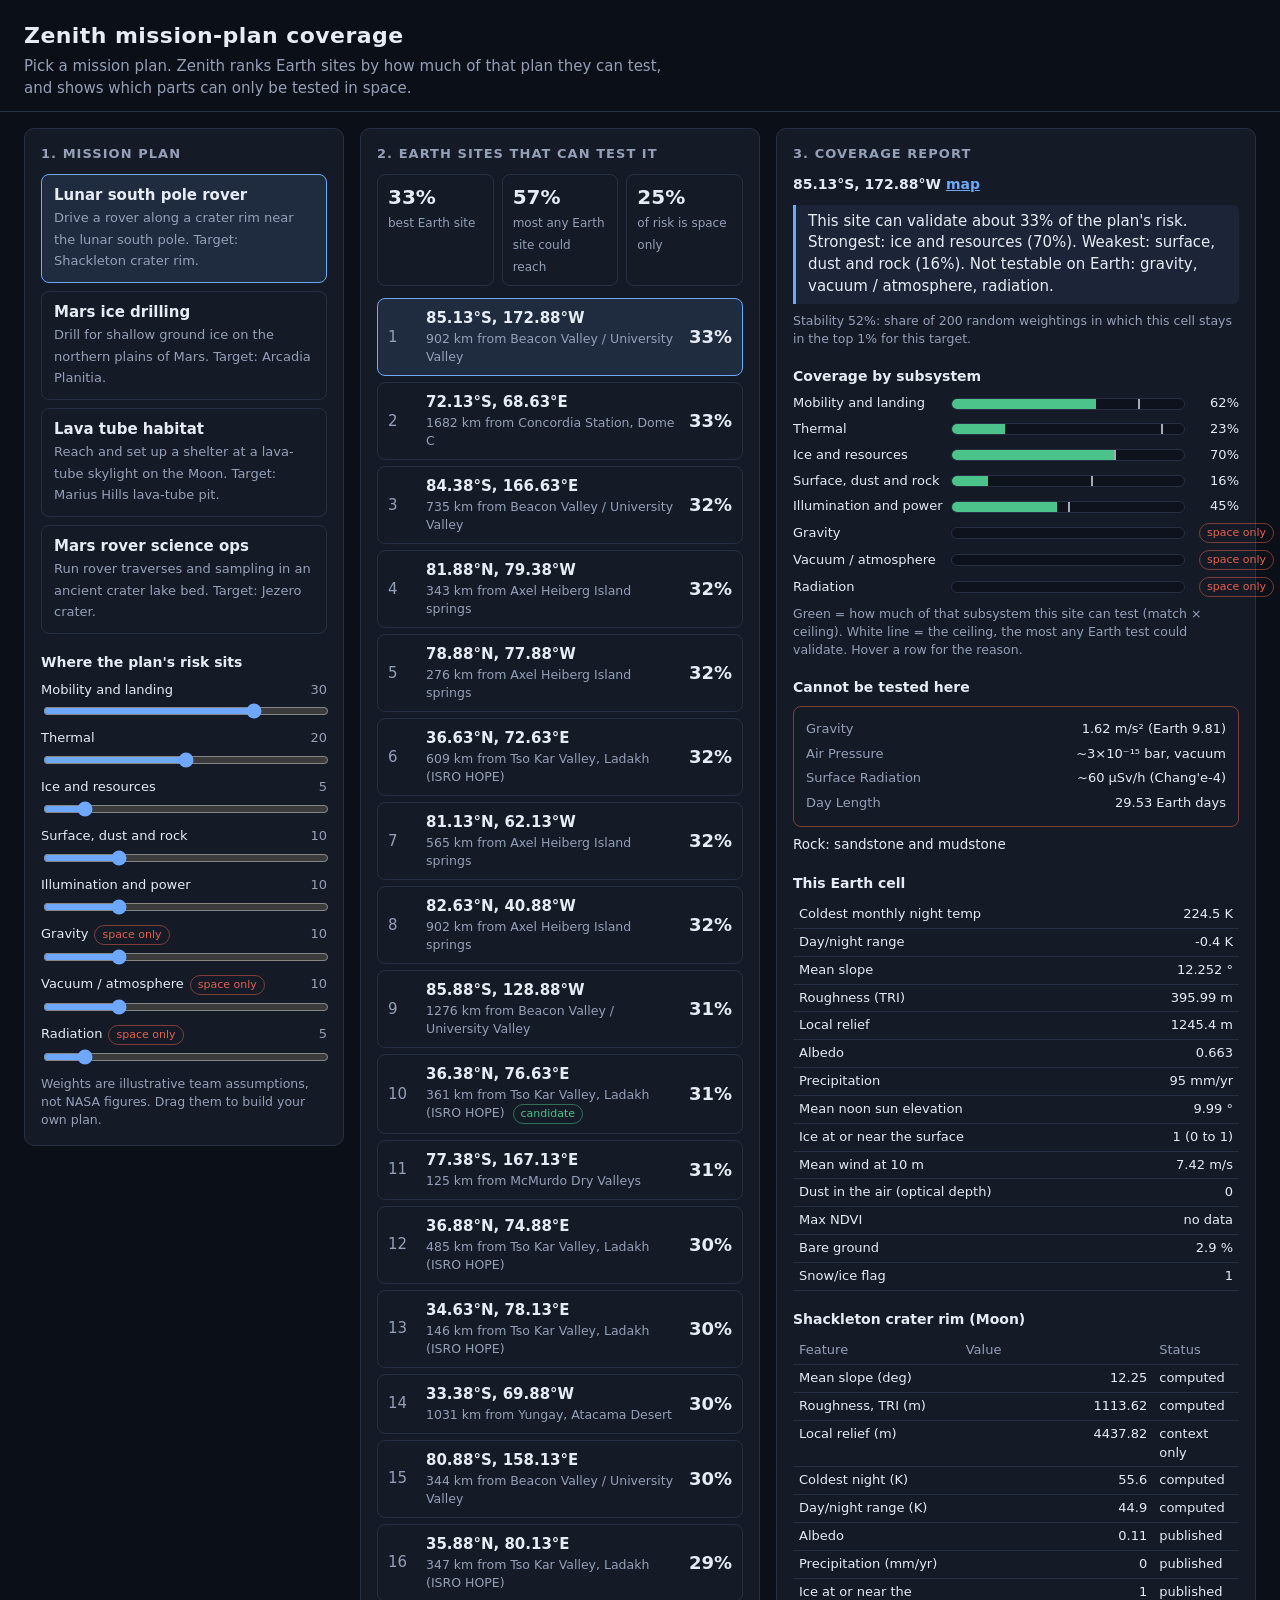
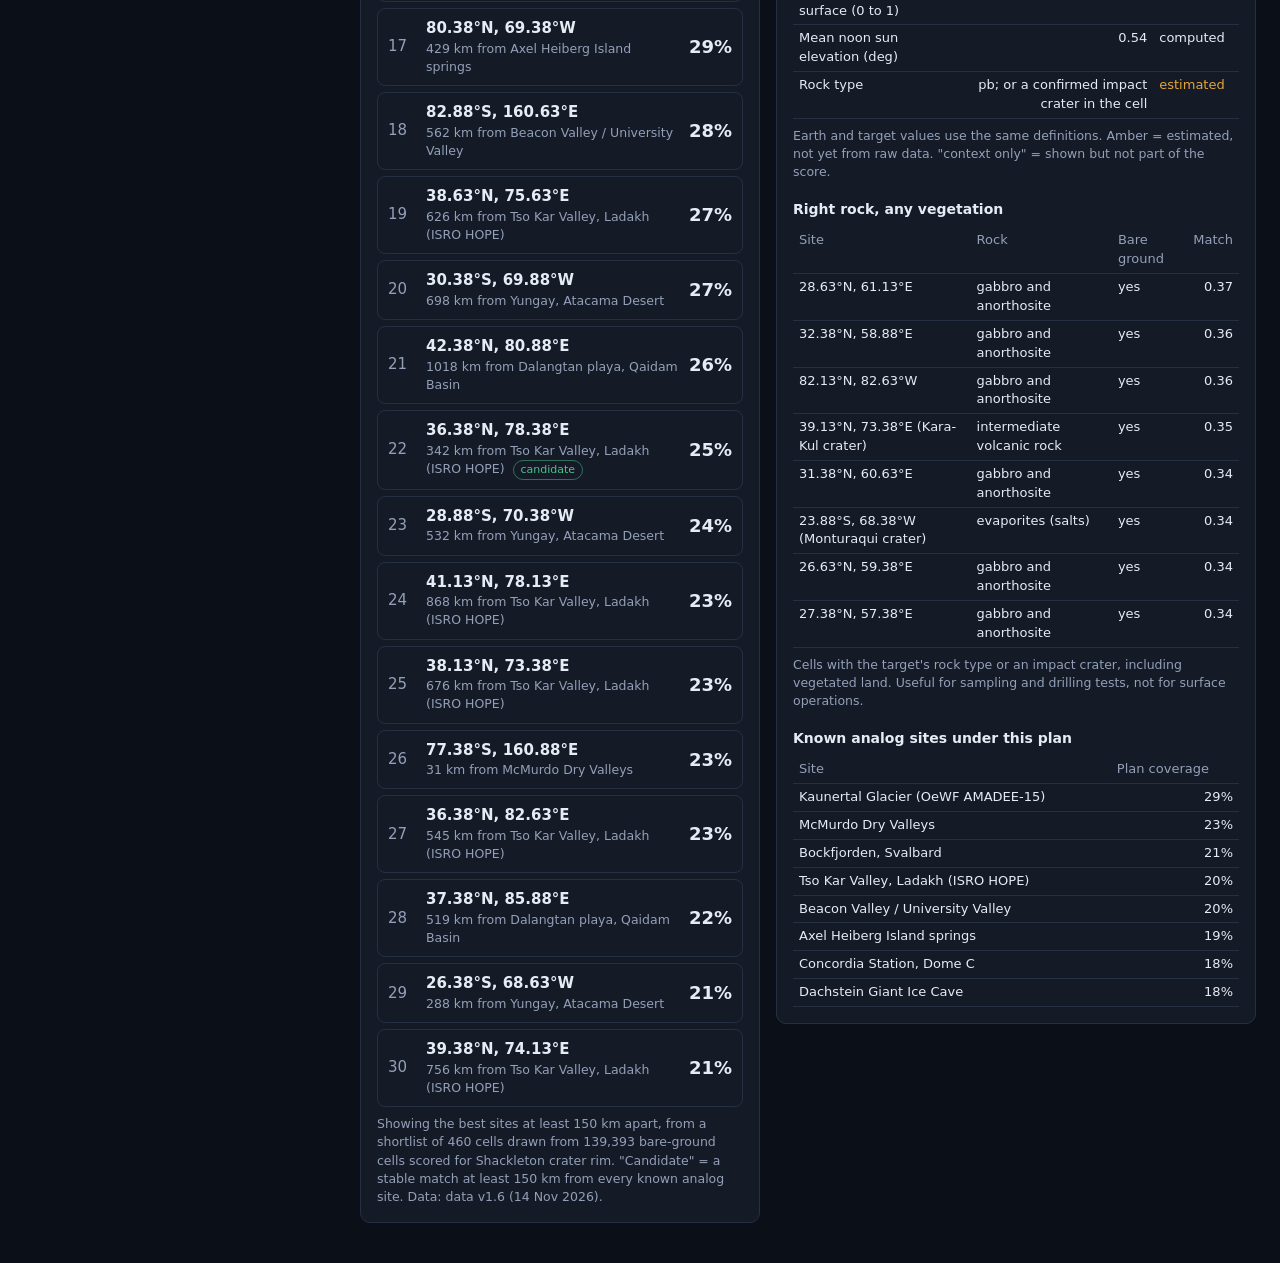
<file: app/index.html>
<!DOCTYPE html>
<html lang="en">
<head>
<meta charset="utf-8">
<meta name="viewport" content="width=device-width, initial-scale=1">
<title>Zenith mission-plan coverage</title>
<style>
  :root { --bg:#0b0f17; --panel:#141a26; --line:#263043; --text:#e6ebf4; --dim:#93a0b8; --accent:#6ea8fe; --good:#4cc38a; --warn:#e5a43b; --bad:#e5604d; }
  * { box-sizing:border-box; }
  body { margin:0; background:var(--bg); color:var(--text); font:15px/1.45 system-ui,-apple-system,"Segoe UI",Roboto,sans-serif; }
  header { padding:20px 24px 12px; border-bottom:1px solid var(--line); }
  h1 { margin:0; font-size:22px; letter-spacing:.02em; }
  header p { margin:4px 0 0; color:var(--dim); max-width:70ch; }
  main { display:grid; grid-template-columns:320px minmax(300px,1fr) minmax(340px,1.2fr); gap:16px; padding:16px 24px 40px; align-items:start; }
  @media (max-width:1100px) { main { grid-template-columns:1fr; } }
  section { background:var(--panel); border:1px solid var(--line); border-radius:10px; padding:16px; }
  h2 { margin:0 0 10px; font-size:13px; text-transform:uppercase; letter-spacing:.08em; color:var(--dim); font-weight:600; }
  h3 { margin:18px 0 8px; font-size:14px; }
  button { font:inherit; color:inherit; cursor:pointer; }
  .preset { display:block; width:100%; text-align:left; background:transparent; border:1px solid var(--line); border-radius:8px; padding:10px 12px; margin-bottom:8px; }
  .preset:hover { border-color:var(--accent); }
  .preset[aria-pressed="true"] { border-color:var(--accent); background:rgba(110,168,254,.12); }
  .preset b { display:block; }
  .preset span { color:var(--dim); font-size:13px; }
  .slider { display:grid; grid-template-columns:1fr 44px; gap:2px 8px; align-items:center; margin-bottom:8px; }
  .slider label { font-size:13px; }
  .slider output { text-align:right; font-variant-numeric:tabular-nums; color:var(--dim); font-size:13px; }
  .slider input { grid-column:1 / -1; width:100%; accent-color:var(--accent); }
  .tag { display:inline-block; font-size:11px; padding:1px 7px; border-radius:99px; border:1px solid var(--line); color:var(--dim); margin-left:6px; white-space:nowrap; }
  .tag.space { color:var(--bad); border-color:rgba(229,96,77,.5); }
  .tag.na { color:var(--warn); border-color:rgba(229,164,59,.5); }
  .tag.new { color:var(--good); border-color:rgba(76,195,138,.5); margin-left:4px; }
  .summary { display:grid; grid-template-columns:repeat(3,1fr); gap:8px; margin-bottom:12px; }
  .stat { border:1px solid var(--line); border-radius:8px; padding:8px 10px; }
  .stat b { display:block; font-size:20px; font-variant-numeric:tabular-nums; }
  .stat span { color:var(--dim); font-size:12px; }
  .site { display:grid; grid-template-columns:28px 1fr auto; gap:10px; width:100%; text-align:left; background:transparent; border:1px solid var(--line); border-radius:8px; padding:9px 10px; margin-bottom:6px; align-items:center; }
  .site:hover { border-color:var(--accent); }
  .site[aria-pressed="true"] { border-color:var(--accent); background:rgba(110,168,254,.12); }
  .site .rank { color:var(--dim); font-variant-numeric:tabular-nums; }
  .site small { display:block; color:var(--dim); }
  .site .score { font-size:18px; font-weight:600; font-variant-numeric:tabular-nums; }
  .site.out { opacity:.55; }
  .bar { display:grid; grid-template-columns:150px 1fr 46px; gap:8px; align-items:center; margin-bottom:7px; font-size:13px; }
  .track { position:relative; height:12px; background:#0d121c; border:1px solid var(--line); border-radius:6px; overflow:hidden; }
  .track i { position:absolute; inset:0 auto 0 0; background:var(--good); }
  .track u { position:absolute; top:-2px; bottom:-2px; width:2px; background:var(--text); opacity:.7; }
  .bar .v { text-align:right; font-variant-numeric:tabular-nums; }
  .verdict { border-left:3px solid var(--accent); padding:6px 12px; margin:10px 0 4px; background:rgba(110,168,254,.08); border-radius:0 6px 6px 0; }
  .cant { border:1px solid rgba(229,96,77,.5); border-radius:8px; padding:10px 12px; }
  .cant div { display:flex; justify-content:space-between; gap:12px; font-size:13px; padding:3px 0; }
  .cant div span:first-child { color:var(--dim); text-transform:capitalize; }
  table { width:100%; border-collapse:collapse; font-size:13px; }
  th, td { text-align:left; padding:4px 6px; border-bottom:1px solid var(--line); vertical-align:top; }
  th { color:var(--dim); font-weight:500; }
  td.n { text-align:right; font-variant-numeric:tabular-nums; }
  .est { color:var(--warn); }
  .note { color:var(--dim); font-size:12.5px; margin:8px 0 0; }
  a { color:var(--accent); }
  label.check { display:flex; gap:8px; align-items:center; font-size:13px; color:var(--dim); margin:10px 0; }
  .empty { color:var(--dim); padding:12px 0; }
</style>
</head>
<body>
<header>
  <h1>Zenith mission-plan coverage</h1>
  <p>Pick a mission plan. Zenith ranks Earth sites by how much of that plan they can test, and shows which parts can only be tested in space.</p>
</header>
<main>
  <section>
    <h2>1. Mission plan</h2>
    <div id="presets"></div>
    <h3>Where the plan's risk sits</h3>
    <div id="sliders"></div>
    <p class="note">Weights are illustrative team assumptions, not NASA figures. Drag them to build your own plan.</p>
  </section>

  <section>
    <h2>2. Earth sites that can test it</h2>
    <div class="summary" id="summary"></div>
    <input type="checkbox" id="showExcluded" hidden>
    <div id="sites"></div>
    <p class="note" id="dataNote"></p>
  </section>

  <section>
    <h2>3. Coverage report</h2>
    <div id="detail"><p class="empty">Select a site.</p></div>
  </section>
</main>

<script src="data.js"></script>
<script src="coverage.js"></script>
<script>
(function () {
  var Z = window.Zenith, DATA = window.ZENITH_DATA;
  var state = { preset: Z.PRESETS[0].id, target: Z.PRESETS[0].target, weights: copy(Z.PRESETS[0].weights), selected: null, showExcluded: false };

  function copy(o) { var c = {}; Z.SUBSYSTEMS.forEach(function (s) { c[s.id] = o[s.id] || 0; }); return c; }
  function esc(s) { return String(s == null ? '' : s).replace(/[&<>"']/g, function (c) { return { '&':'&amp;','<':'&lt;','>':'&gt;','"':'&quot;',"'":'&#39;' }[c]; }); }
  function pct(x) { return Math.round(x * 100) + '%'; }
  function el(id) { return document.getElementById(id); }
  function key(c) { return c.lat + ',' + c.lon; }
  function coord(c) { return Math.abs(c.lat).toFixed(2) + '°' + (c.lat >= 0 ? 'N' : 'S') + ', ' + Math.abs(c.lon).toFixed(2) + '°' + (c.lon >= 0 ? 'E' : 'W'); }

  function renderPresets() {
    el('presets').innerHTML = Z.PRESETS.map(function (p) {
      return '<button class="preset" data-id="' + p.id + '" aria-pressed="' + (p.id === state.preset) + '"><b>' + esc(p.name) + '</b><span>' +
        esc(p.summary) + ' Target: ' + esc(p.target) + '.</span></button>';
    }).join('');
  }

  function renderSliders() {
    el('sliders').innerHTML = Z.SUBSYSTEMS.map(function (s) {
      var tag = s.kind === 'space_only' ? '<span class="tag space">space only</span>' : s.kind === 'not_assessed' ? '<span class="tag na">no data yet</span>' : '';
      return '<div class="slider"><label for="w_' + s.id + '">' + esc(s.label) + tag + '</label><output id="o_' + s.id + '">' + state.weights[s.id] +
        '</output><input type="range" id="w_' + s.id + '" data-id="' + s.id + '" min="0" max="40" step="5" value="' + state.weights[s.id] + '"></div>';
    }).join('');
  }

  function run() {
    var out;
    try { out = Z.assess({ target: state.target, weights: state.weights, includeIneligible: state.showExcluded }, DATA); }
    catch (e) { el('sites').innerHTML = '<p class="empty">' + esc(e.message) + '</p>'; el('summary').innerHTML = ''; el('detail').innerHTML = ''; return; }

    var best = out.sites.filter(function (s) { return s.cell.eligible === true; })[0];
    el('summary').innerHTML =
      '<div class="stat"><b>' + (best ? pct(best.planCoverage) : 'n/a') + '</b><span>best Earth site</span></div>' +
      '<div class="stat"><b>' + pct(out.ceilingCoverage) + '</b><span>most any Earth site could reach</span></div>' +
      '<div class="stat"><b>' + pct(out.spaceOnlyShare) + '</b><span>of risk is space only</span></div>';

    if (!out.sites.length) el('sites').innerHTML = '<p class="empty">No eligible cells in the current shortlist for this target. Tick the box above to see what was excluded and why.</p>';
    else el('sites').innerHTML = out.sites.slice(0, 30).map(function (s, i) {
      var c = s.cell, ok = c.eligible === true;
      return '<button class="site' + (ok ? '' : ' out') + '" data-key="' + key(c) + '" aria-pressed="' + (state.selected === key(c)) + '">' +
        '<span class="rank">' + (i + 1) + '</span><span><b>' + coord(c) + '</b><small>' +
        (ok ? Math.round(c.km_to_known) + ' km from ' + esc(c.nearest_known) : 'Excluded: ' + esc(c.ineligible_reason)) +
        (c.lists && c.lists.indexOf('lesser_known') >= 0 ? ' <span class="tag new">candidate</span>' : '') + '</small></span>' +
        '<span class="score">' + pct(s.planCoverage) + '</span></button>';
    }).join('');

    var T = DATA.targets[state.target];
    el('dataNote').textContent = 'Showing the best sites at least 150 km apart, from a shortlist of ' + T.cells.length + ' cells drawn from ' + T.n_eligible_cells.toLocaleString('en') +
      ' bare-ground cells scored for ' + state.target + '. "Candidate" = a stable match at least 150 km from every known analog site. Data: ' + DATA.version + '.';

    var sel = null;
    out.sites.forEach(function (s) { if (key(s.cell) === state.selected) sel = s; });
    if (!sel && out.sites.length) { sel = out.sites[0]; state.selected = key(sel.cell); markSelected(); }
    renderDetail(sel, out);
  }

  function markSelected() {
    Array.prototype.forEach.call(document.querySelectorAll('.site'), function (b) { b.setAttribute('aria-pressed', b.dataset.key === state.selected); });
  }

  var EARTH_LABELS = [
    ['temp_min_K', 'Coldest monthly night temp', 'K'], ['temp_daynight_range_K', 'Day/night range', 'K'],
    ['slope_deg', 'Mean slope', '°'], ['roughness_tri_m', 'Roughness (TRI)', 'm'], ['relief_m', 'Local relief', 'm'],
    ['albedo_wsa_unitless', 'Albedo', ''], ['precip_mm_per_yr', 'Precipitation', 'mm/yr'],
    ['sun_noon_elev_mean_deg', 'Mean noon sun elevation', '°'], ['ground_ice_frac', 'Ice at or near the surface', '(0 to 1)'],
    ['wind_m_s', 'Mean wind at 10 m', 'm/s'], ['aod_unitless', 'Dust in the air (optical depth)', ''],
    ['ndvi_max_unitless', 'Max NDVI', ''], ['barren_pct', 'Bare ground', '%'], ['ice_flag_bool', 'Snow/ice flag', '']
  ];

  function renderDetail(s, out) {
    if (!s) { el('detail').innerHTML = '<p class="empty">Select a site.</p>'; return; }
    var c = s.cell, html = '';
    html += '<h3 style="margin-top:0">' + coord(c) + ' <a href="https://www.google.com/maps/@' + c.lat + ',' + c.lon + ',8z" target="_blank" rel="noopener">map</a></h3>';
    if (c.eligible !== true) html += '<p class="note" style="color:var(--warn)">Excluded from ranking: ' + esc(c.ineligible_reason) + '.</p>';
    html += '<div class="verdict">' + esc(s.verdict) + '</div>';
    if (typeof c.stability === 'number') html += '<p class="note">Stability ' + Math.round(c.stability * 100) + '%: share of 200 random weightings in which this cell stays in the top 1% for this target.</p>';
    html += '<h3>Coverage by subsystem</h3>';
    s.subsystems.forEach(function (r) {
      if (r.weight === 0) return;
      var right = r.kind === 'space_only' ? '<span class="tag space">space only</span>' : r.kind === 'not_assessed' ? '<span class="tag na">no data</span>' : pct(r.coverage);
      html += '<div class="bar" title="' + esc(r.why) + '"><span>' + esc(r.label) + '</span><span class="track"><i style="width:' + (r.coverage * 100) + '%"></i>' +
        (r.kind === 'scored' ? '<u style="left:' + (r.ceiling * 100) + '%"></u>' : '') + '</span><span class="v">' + right + '</span></div>';
    });
    html += '<p class="note">Green = how much of that subsystem this site can test (match × ceiling). White line = the ceiling, the most any Earth test could validate. Hover a row for the reason.</p>';

    html += '<h3>Cannot be tested here</h3><div class="cant">' + out.notMatchable.map(function (n) {
      return '<div><span>' + esc(n.feature) + '</span><span>' + esc(n.value) + '</span></div>';
    }).join('') + '</div>';

    if (c.tags) {
      html += '<p class="note" style="font-size:13.5px;color:var(--text)">Rock: ' + esc(c.tags.rock) +
        (c.tags.impact_crater ? ' · impact crater in this cell: ' + esc(c.tags.impact_crater) : '') +
        (c.tags.lava_tube ? ' · lava tube nearby: ' + esc(c.tags.lava_tube) : '') + '</p>';
    }
    if (c.earth) {
      html += '<h3>This Earth cell</h3><table><tbody>' + EARTH_LABELS.map(function (l) {
        var v = c.earth[l[0]];
        return '<tr><td>' + l[1] + '</td><td class="n">' + (v == null ? 'no data' : v + (l[2] ? ' ' + l[2] : '')) + '</td></tr>';
      }).join('') + '</tbody></table>';
    }
    html += '<h3>' + esc(out.target) + ' (' + esc(out.body) + ')</h3><table><thead><tr><th>Feature</th><th>Value</th><th>Status</th></tr></thead><tbody>' +
      out.targetValues.map(function (v) {
        return '<tr title="' + esc(v.note) + '"><td>' + esc(v.feature) + '</td><td class="n">' + (v.value == null ? 'none' : esc(v.value)) + '</td><td class="' + ((v.status === 'estimated' || v.status === 'not scored') ? 'est' : '') + '">' + esc(v.status) + '</td></tr>';
      }).join('') + '</tbody></table>';
    html += '<p class="note">Earth and target values use the same definitions. Amber = estimated, not yet from raw data. "context only" = shown but not part of the score.</p>';

    var gt = DATA.targets[state.target].geology_track || [];
    if (gt.length) html += '<h3>Right rock, any vegetation</h3><table><thead><tr><th>Site</th><th>Rock</th><th>Bare ground</th><th>Match</th></tr></thead><tbody>' +
      gt.map(function (g) { return '<tr><td>' + coord(g) + (g.tags.impact_crater ? ' (' + esc(g.tags.impact_crater) + ' crater)' : '') + '</td><td>' + esc(g.rock) + '</td><td>' +
        (g.passes_bare_ground_filter ? 'yes' : 'no') + '</td><td class="n">' + g.score.toFixed(2) + '</td></tr>'; }).join('') +
      '</tbody></table><p class="note">Cells with the target\'s rock type or an impact crater, including vegetated land. Useful for sampling and drilling tests, not for surface operations.</p>';
    html += '<h3>Known analog sites under this plan</h3><table><thead><tr><th>Site</th><th>Plan coverage</th></tr></thead><tbody>' +
      out.knownSites.slice(0, 8).map(function (k) { return '<tr><td>' + esc(k.site) + '</td><td class="n">' + pct(k.planCoverage) + '</td></tr>'; }).join('') + '</tbody></table>';
    el('detail').innerHTML = html;
  }

  el('presets').addEventListener('click', function (e) {
    var b = e.target.closest('.preset'); if (!b) return;
    var p = Z.PRESETS.filter(function (x) { return x.id === b.dataset.id; })[0];
    state.preset = p.id; state.target = p.target; state.weights = copy(p.weights); state.selected = null;
    renderPresets(); renderSliders(); run();
  });
  el('sliders').addEventListener('input', function (e) {
    var id = e.target.dataset.id; if (!id) return;
    state.weights[id] = Number(e.target.value); el('o_' + id).textContent = e.target.value; run();
  });
  el('sites').addEventListener('click', function (e) {
    var b = e.target.closest('.site'); if (!b) return;
    state.selected = b.dataset.key; markSelected(); run();
  });
  el('showExcluded').addEventListener('change', function (e) { state.showExcluded = e.target.checked; state.selected = null; run(); });

  renderPresets(); renderSliders(); run();
})();
</script>
</body>
</html>
</file>
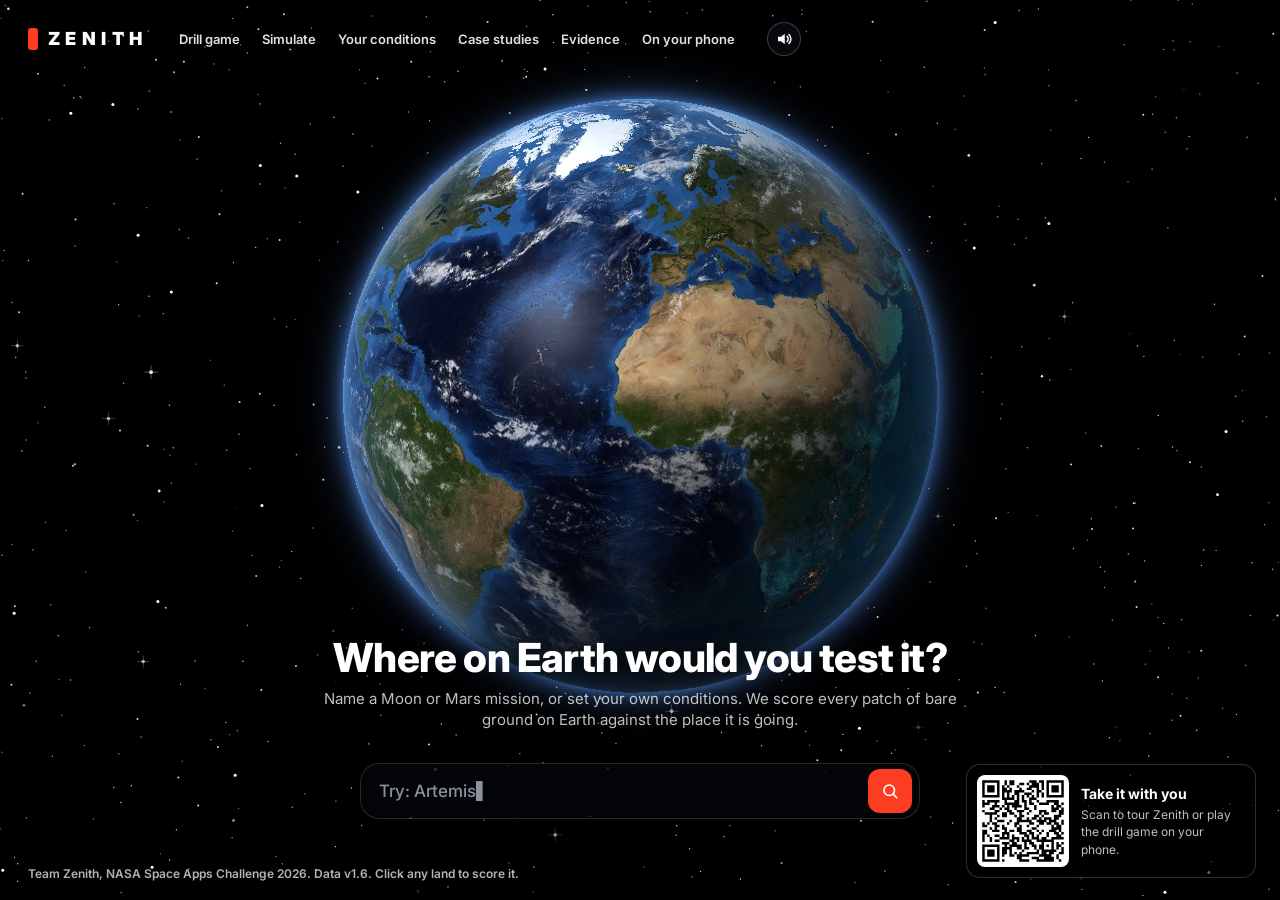
<file: zenith-app/index.html>
<!doctype html>
<html lang="en" data-look="night" data-font="inter">
<head>
  <meta charset="utf-8">
  <meta name="viewport" content="width=device-width, initial-scale=1">
  <meta name="theme-color" content="#000000">
  <title>Zenith: where on Earth to test a Moon or Mars mission</title>
  <meta name="description" content="Describe a Moon or Mars mission. Zenith scores every patch of bare ground on Earth against it and shows where to test it. NASA Space Apps 2026, Team Zenith.">
  <link rel="preconnect" href="https://fonts.googleapis.com">
  <link href="https://fonts.googleapis.com/css2?family=Public+Sans:wght@400;500;600;700;800;900&family=Inter:wght@400;500;600;700;800;900&family=Barlow:wght@400;500;600;700&family=Barlow+Condensed:wght@600;700;800&family=Chakra+Petch:wght@400;500;600;700&family=Exo+2:wght@400;500;600;700;800&family=Orbitron:wght@500;700;800;900&display=swap" rel="stylesheet">
  <link rel="stylesheet" href="css/fonts.css">
  <link rel="stylesheet" href="css/app.css">
  <link rel="stylesheet" href="css/sonify.css">
</head>
<body class="is-home">
  <canvas id="stars" aria-hidden="true"></canvas>
  <canvas id="earth" aria-hidden="true"></canvas>
  <canvas id="globe" aria-label="Globe of Earth. Click any land to score it."></canvas>

  <!-- Flight title card (no letterbox bars: they covered the nav and the result panel) -->
  <p class="cine-card" aria-hidden="true"><span id="cEyebrow"></span><b id="cName"></b><span id="cCoord"></span></p>

  <header class="top">
    <a class="brand" href="./" aria-label="Zenith home"><i aria-hidden="true"></i>ZENITH</a>
    <nav class="nav" aria-label="More">
      <button id="backBtn" class="backbtn" type="button" hidden aria-label="Back"><span aria-hidden="true">←</span> Back</button>
      <a class="navlink" href="game/index.html">Drill game</a>
      <button data-sheet="simulate">Simulate</button>
      <button data-sheet="conditions">Your conditions</button>
      <button data-sheet="cases">Case studies</button>
      <button data-sheet="evidence">Evidence</button>
      <button data-sheet="phone" id="phoneBtn" hidden>On your phone</button>
    </nav>
  </header>

  <aside class="qrhome" id="qrHome" hidden><div id="qrHomeCode"></div><p><b>Take it with you</b>Scan to tour Zenith or play the drill game on your phone.</p></aside>
  <div class="hero">
    <h1>Where on Earth would you test it?</h1>
    <p>Name a Moon or Mars mission, or set your own conditions. We score every patch of bare ground on Earth against the place it is going.</p>
  </div>
  <p class="foot">Team Zenith, NASA Space Apps Challenge 2026. Data v1.6. Click any land to score it.</p>

  <form id="search" class="search" role="search" autocomplete="off">
    <label for="q" class="sr">Search a mission</label>
    <input id="q" type="search" placeholder="A Moon or Mars mission, in your own words" aria-controls="suggest">
    <button type="submit" aria-label="Search">
      <svg viewBox="0 0 24 24" width="18" height="18" aria-hidden="true"><circle cx="11" cy="11" r="7" fill="none" stroke="currentColor" stroke-width="2.2"/><path d="M16.5 16.5 21 21" stroke="currentColor" stroke-width="2.2" stroke-linecap="round"/></svg>
    </button>
    <ul id="suggest" class="suggest" role="listbox" hidden></ul>
  </form>

  <div id="tools" class="tools" hidden>
    <button id="heatBtn" aria-pressed="false" title="Colour every scored cell by its match (H)">Score layer</button>
    <button id="flagBtn" aria-pressed="false" title="Show the analog sites agencies already use">Known sites</button>
    <div id="legend" class="legend" hidden></div>
  </div>
  <div id="toast" class="toast" role="status" hidden></div>

  <section id="result" class="result" hidden aria-live="polite">
    <header class="r-head">
      <div class="r-title">
        <p id="rTarget" class="r-target"></p>
        <h1 id="rName"></h1>
        <p id="rWhere" class="r-where"></p>
      </div>
      <div class="r-score"><span id="rPct">0.00</span><small>match score</small><small id="rSub" class="sub"></small></div>
    </header>
    <div class="r-nav">
      <button id="prev" class="step" aria-label="Previous site">‹</button>
      <span id="rRank"></span>
      <button id="next" class="step" aria-label="Next site">›</button>
      <span id="rBadges" class="r-badges"></span>
    </div>
    <div id="slideBar" class="slide-bar"></div>
    <div id="panel" class="deck" tabindex="0" aria-label="Fact cards: swipe a card away to see the next, or use the arrow keys"></div>
  </section>

  <div id="sheet" class="sheet" hidden><div class="sheet-in"><button id="sheetClose" class="x" aria-label="Close">×</button><div id="sheetBody"></div></div></div>

  <script src="js/vendor/d3.min.js"></script>
  <script src="js/vendor/topojson-client.min.js"></script>
  <script src="js/vendor/countries-110m.js"></script>
  <script src="js/earth-textures.js"></script>
  <script src="data/engine-data.js"></script>
  <script src="data/extras.js"></script>
  <script src="data/missions.js"></script>
  <script src="js/zenith-engine.js"></script>
  <script src="js/coverage.js"></script>
  <script src="js/bridge.js"></script>
  <script src="js/images.js"></script>
  <script src="js/mission.js"></script>
  <script src="js/features.js"></script>
  <script src="js/globe.js"></script>
  <script src="js/vendor/three.min.js"></script>
  <script src="js/vendor/qrcode.js"></script>
  <script src="js/ground.js"></script>
  <script src="js/sonify-core.js"></script>
  <script src="js/sonify.js"></script>
  <script src="js/app.js"></script>
  <script src="js/simulate.js"></script>
  <script src="js/design.js"></script>
<script src="js/music.js"></script>
</body>
</html>
</file>
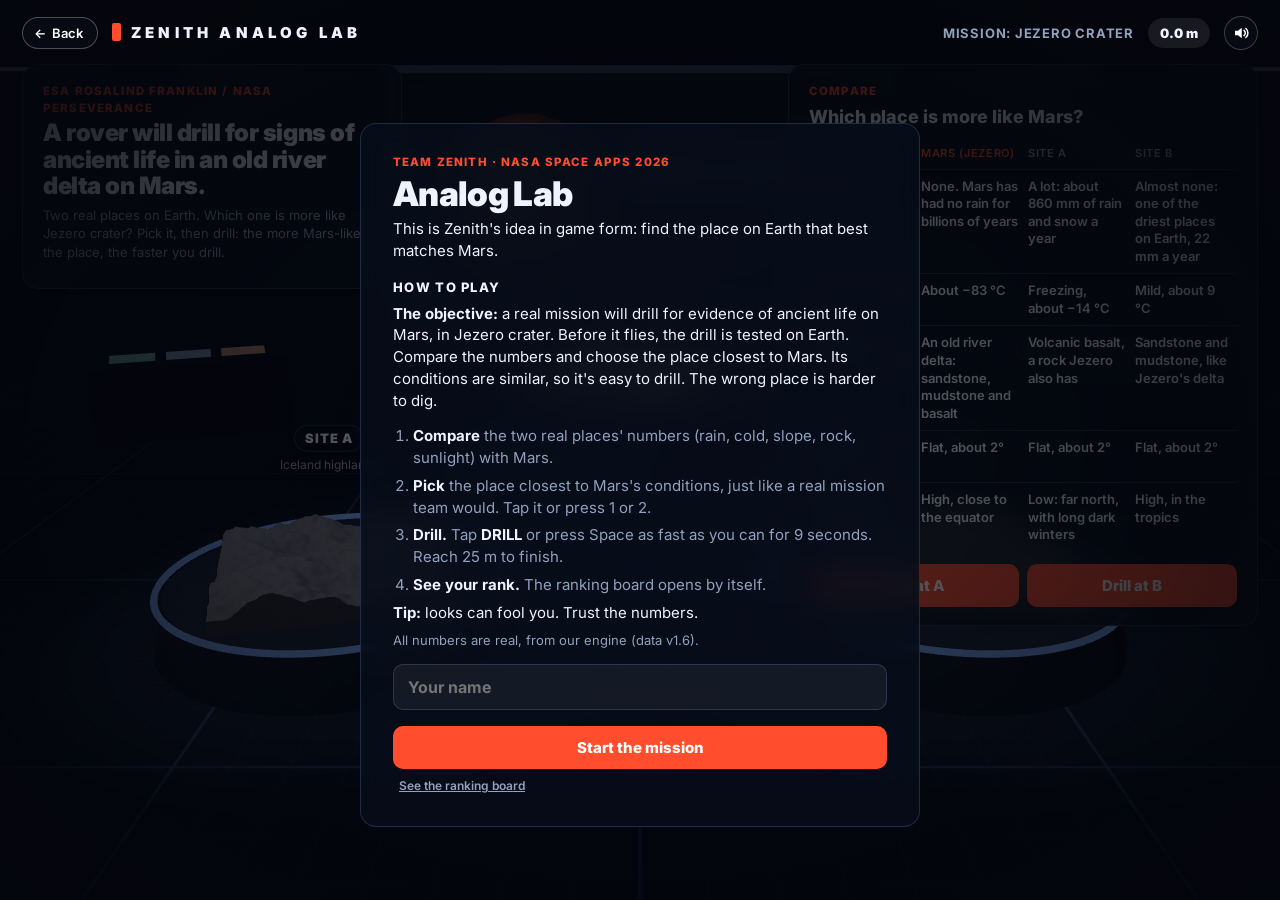
<file: zenith-app/game/index.html>
<!doctype html>
<html lang="en">
<head>
<meta charset="utf-8">
<meta name="viewport" content="width=device-width, initial-scale=1, maximum-scale=1, user-scalable=no">
<title>Analog Lab: Team Zenith</title>
<link rel="preconnect" href="https://fonts.googleapis.com">
<link href="https://fonts.googleapis.com/css2?family=Inter:wght@400;500;600;700;800;900&display=swap" rel="stylesheet">
<style>
:root { --ink: #eef3ff; --muted: #93a1bd; --line: rgba(160, 190, 255, .18); --panel: rgba(8, 13, 26, .86); --accent: #ff4d2e; --data: #6ea8ff; --good: #3ddc97; --mid: #ffc857; --bad: #ff5d5d; }
* { box-sizing: border-box; }
html, body { margin: 0; height: 100%; background: #04060c; color: var(--ink); font: 15px/1.45 Inter, system-ui, sans-serif; overflow: hidden; }
canvas#lab { position: fixed; inset: 0; width: 100%; height: 100%; display: block; }
.top { position: fixed; top: 0; left: 0; right: 0; display: flex; align-items: center; gap: 14px; padding: 16px 22px; pointer-events: none; z-index: 6; }
.backlink { pointer-events: auto; display: inline-flex; align-items: center; gap: 6px; padding: 7px 14px 7px 11px; border-radius: 999px; border: 1px solid rgba(255,255,255,.28); background: rgba(10,14,24,.65); color: #fff; font: 600 13px Inter, system-ui, sans-serif; text-decoration: none; -webkit-backdrop-filter: blur(10px); backdrop-filter: blur(10px); }
.backlink:hover { background: rgba(10,14,24,.9); border-color: rgba(255,255,255,.5); }
.backlink:focus-visible { outline: 2px solid #fc3d21; outline-offset: 2px; }
body .cover { padding-top: 70px; }
@media (max-width: 600px) { .top .brand { display: none; } body .top .pts { white-space: nowrap; margin-left: auto; } }
.brand { font-weight: 900; letter-spacing: .28em; font-size: 15px; }
.brand i { display: inline-block; width: 9px; height: 18px; background: var(--accent); border-radius: 2px; margin-right: 10px; vertical-align: -3px; }
.top .round { margin-left: auto; font-size: 13px; color: var(--muted); font-weight: 700; letter-spacing: .06em; }
.top .pts { font-weight: 900; color: var(--ink); background: rgba(255,255,255,.08); padding: 6px 12px; border-radius: 999px; font-size: 13px; }
.panel { position: fixed; background: var(--panel); border: 1px solid var(--line); border-radius: 16px; -webkit-backdrop-filter: blur(14px); backdrop-filter: blur(14px); }
.brief { left: 22px; top: 64px; width: min(380px, calc(100vw - 44px)); padding: 18px 20px; }
.kicker { margin: 0 0 4px; font-size: 11.5px; font-weight: 800; letter-spacing: .1em; text-transform: uppercase; color: var(--accent); }
h1 { margin: 0 0 6px; font-size: 24px; line-height: 1.1; letter-spacing: -.02em; font-weight: 900; }
h2 { margin: 0 0 8px; font-size: 18px; font-weight: 800; }
p { margin: 0 0 8px; }
.muted { color: var(--muted); font-size: 13px; }
.tgt { display: grid; grid-template-columns: 1fr auto; gap: 3px 12px; margin-top: 10px; font-size: 13px; }
.tgt span:nth-child(odd) { color: var(--muted); }
.tgt span:nth-child(even) { font-weight: 700; text-align: right; font-variant-numeric: tabular-nums; }
.choose { left: 50%; bottom: 20px; transform: translateX(-50%); display: flex; gap: 8px; padding: 10px; }
.choose button { min-width: 150px; text-align: left; border: 1px solid var(--line); background: rgba(255,255,255,.04); color: var(--ink); border-radius: 12px; padding: 10px 14px; cursor: pointer; font: inherit; transition: border-color .15s, background .15s; }
.choose button b { display: block; font-size: 22px; font-weight: 900; line-height: 1; margin-bottom: 4px; color: var(--data); }
.choose button span { font-size: 12.5px; color: var(--muted); }
.choose button:hover, .choose button.sel { border-color: var(--data); background: rgba(110,168,255,.12); }
.choose button.win { border-color: var(--good); background: rgba(61,220,151,.14); }
.choose button.lose { opacity: .7; }
.inspect { right: 22px; top: 64px; width: min(400px, calc(100vw - 44px)); padding: 18px 20px; max-height: calc(100vh - 190px); overflow-y: auto; }
.rows { display: grid; grid-template-columns: 1.15fr 1fr 1fr; font-size: 13px; margin-top: 8px; }
.rows > span { padding: 7px 0; border-top: 1px solid var(--line); font-variant-numeric: tabular-nums; }
.rows .h { color: var(--muted); font-weight: 700; font-size: 11.5px; text-transform: uppercase; letter-spacing: .06em; border-top: 0; }
.rows .l { color: var(--muted); }
.rows .v { font-weight: 700; }
.rows .v.good { color: var(--good); } .rows .v.mid { color: var(--mid); } .rows .v.bad { color: var(--bad); }
.cta { display: block; width: 100%; margin-top: 14px; border: 0; border-radius: 10px; padding: 12px; background: var(--accent); color: #fff; font: 800 15px Inter, sans-serif; cursor: pointer; }
.cta.ghost { background: transparent; border: 1px solid var(--line); color: var(--ink); }
.cta:disabled { opacity: .4; cursor: default; }
.bars { display: grid; gap: 10px; margin: 12px 0; }
.bar { display: grid; grid-template-columns: 28px 1fr 44px; gap: 10px; align-items: center; font-size: 13px; }
.bar b { font-size: 18px; color: var(--data); }
.bar .tr { height: 10px; border-radius: 6px; background: rgba(255,255,255,.08); overflow: hidden; }
.bar .tr i { display: block; height: 100%; width: 0; background: var(--data); border-radius: 6px; transition: width 1.1s cubic-bezier(.2,.8,.2,1); }
.bar.win .tr i { background: var(--good); }
.bar .n { text-align: right; font-weight: 900; font-variant-numeric: tabular-nums; }
.bar small { grid-column: 2 / 4; margin-top: -6px; color: var(--muted); }
#labels { position: fixed; inset: 0; z-index: 1; pointer-events: none; }
.panel, .hint { z-index: 3; }
.label { position: absolute; transform: translate(-50%, -100%); pointer-events: none; text-align: center; white-space: nowrap; text-shadow: 0 2px 10px #000; }
.label b { display: inline-block; font-size: 13px; font-weight: 900; letter-spacing: .06em; padding: 3px 10px; border-radius: 999px; background: rgba(8,13,26,.75); border: 1px solid var(--line); }
.label.target b { color: var(--accent); border-color: rgba(255,77,46,.5); }
.label span { display: block; font-size: 12px; color: var(--muted); margin-top: 4px; }
.label em { display: block; font-style: normal; font-size: 26px; font-weight: 900; color: var(--good); margin-top: 2px; }
.cover { position: fixed; inset: 0; display: grid; place-items: center; background: radial-gradient(ellipse at center, rgba(4,6,12,.55), rgba(4,6,12,.92)); z-index: 5; padding: 20px; }
.cover .panel { position: relative; width: min(560px, 100%); padding: 30px 32px; max-height: calc(100vh - 40px); overflow-y: auto; }
#final .panel { animation: boardIn 450ms cubic-bezier(.2,.8,.2,1) both; }
@keyframes boardIn { from { opacity: 0; transform: translateY(14px) scale(.97); } }
#final .verdict { margin-bottom: 14px; }
#final .board-h { margin: 16px 0 0; font-size: 20px; }
.cover h1 { font-size: 34px; }
.cover h2.howto { font-size: 13px; text-transform: uppercase; letter-spacing: .1em; margin: 16px 0 6px; }
.steps { margin: 14px 0 6px; padding-left: 20px; color: var(--muted); }
.steps li { margin-bottom: 6px; } .steps b { color: var(--ink); }
.hint { position: fixed; left: 50%; bottom: 118px; transform: translateX(-50%); font-size: 12.5px; color: var(--muted); text-shadow: 0 1px 6px #000; pointer-events: none; }
.drive { left: 50%; top: 64px; transform: translateX(-50%); padding: 12px 18px; text-align: center; min-width: 320px; }
.drive .big { font-size: 30px; font-weight: 900; font-variant-numeric: tabular-nums; }
.drive .row { display: flex; gap: 18px; justify-content: center; align-items: baseline; }
.drive .row span { font-size: 12px; color: var(--muted); text-transform: uppercase; letter-spacing: .06em; font-weight: 700; }
.drive .msg { margin: 6px 0 0; font-size: 13.5px; min-height: 1.4em; }
.drive .msg.bad { color: var(--bad); font-weight: 700; } .drive .msg.good { color: var(--good); font-weight: 700; }
.samples { right: 22px; top: 64px; width: min(330px, calc(100vw - 44px)); padding: 14px 16px; }
.samples .s { padding: 8px 0; border-top: 1px solid var(--line); font-size: 13px; }
.samples .s:first-of-type { border-top: 0; }
.samples .s b { display: block; }
.samples .s .ok { color: var(--good); font-weight: 800; } .samples .s .no { color: var(--bad); font-weight: 800; } .samples .s .meh { color: var(--mid); font-weight: 800; }
.pad { position: fixed; z-index: 4; bottom: 18px; display: grid; gap: 6px; }
.pad.l { left: 18px; grid-template-columns: repeat(3, 56px); } .pad.r { right: 18px; }
.pad button { height: 56px; border-radius: 12px; border: 1px solid var(--line); background: rgba(8,13,26,.8); color: var(--ink); font: 800 18px Inter, sans-serif; touch-action: none; user-select: none; }
.pad button:active, .pad button.on { background: rgba(110,168,255,.3); }
.pad.r button { width: 110px; background: var(--accent); border-color: var(--accent); font-size: 16px; }
.keys { font-size: 12px; color: var(--muted); margin-top: 4px; }
kbd { font: 700 11px Inter, sans-serif; border: 1px solid var(--line); border-radius: 4px; padding: 1px 5px; color: var(--ink); }
.drill { left: 50%; bottom: 20px; transform: translateX(-50%); width: min(560px, calc(100vw - 24px)); padding: 16px 20px; display: grid; grid-template-columns: 1fr 120px; gap: 14px; align-items: center; z-index: 4; }
.drill .stat { display: flex; gap: 22px; align-items: baseline; }
.drill .stat div b { display: block; font-size: 38px; font-weight: 900; line-height: 1; font-variant-numeric: tabular-nums; }
.drill .stat div span { font-size: 11.5px; color: var(--muted); text-transform: uppercase; letter-spacing: .06em; font-weight: 700; }
.drill .tap { grid-row: span 2; height: 120px; border-radius: 50%; border: 0; background: var(--accent); color: #fff; font: 900 22px Inter, sans-serif; cursor: pointer; touch-action: manipulation; user-select: none; box-shadow: 0 0 0 6px rgba(255,77,46,.25); transition: transform 60ms; }
.drill .tap:active { transform: scale(.94); }
.drill .tap:disabled { background: #444; box-shadow: none; }
.drill p { margin: 0; font-size: 13px; color: var(--muted); }
.gauge { position: fixed; z-index: 3; left: 22px; top: 50%; transform: translateY(-50%); width: 120px; height: min(460px, 60vh); padding: 10px; }
.gauge .col { position: relative; height: calc(100% - 26px); border-radius: 8px; overflow: hidden; background: linear-gradient(#8a6a4a, #6b4f38 30%, #4b3a2c 60%, #2e2620); }
.gauge .col i { position: absolute; left: 0; right: 0; top: 0; height: 0; background: rgba(0,0,0,.55); border-bottom: 3px solid var(--accent); }
.gauge .col em { position: absolute; left: 6px; font-style: normal; font-size: 10px; color: rgba(255,255,255,.6); font-weight: 700; }
.gauge b { display: block; text-align: center; font-size: 13px; margin-bottom: 6px; }
.name { width: 100%; margin: 6px 0 2px; padding: 12px 14px; border-radius: 10px; border: 1px solid var(--line); background: rgba(255,255,255,.06); color: var(--ink); font: 700 16px Inter, sans-serif; }
.board { display: grid; gap: 7px; margin: 12px 0; }
.board .r { display: grid; grid-template-columns: 26px 110px 1fr 64px; gap: 10px; align-items: center; font-size: 13.5px; }
.board .r b { color: var(--muted); } .board .r span { overflow: hidden; text-overflow: ellipsis; white-space: nowrap; font-weight: 700; }
.board .r .tr { height: 14px; border-radius: 7px; background: rgba(255,255,255,.07); overflow: hidden; }
.board .r .tr i { display: block; height: 100%; background: var(--data); border-radius: 7px; width: 0; transition: width 1s cubic-bezier(.2,.8,.2,1); }
.board .r.me .tr i { background: var(--accent); } .board .r.me span { color: var(--accent); }
.board .r .n { text-align: right; font-weight: 900; font-variant-numeric: tabular-nums; }
.linkbtn { background: none; border: 0; color: var(--muted); font: 600 12px Inter, sans-serif; cursor: pointer; text-decoration: underline; margin-top: 8px; }
.cmp { display: grid; grid-template-columns: 1fr 1fr 1fr 1fr; font-size: 13px; margin-top: 6px; }
.cmp > span { padding: 8px 5px; border-top: 1px solid var(--line); font-weight: 600; line-height: 1.35; }
.cmp small { display: block; font-weight: 500; font-size: 11px; color: var(--muted); }
.cmp .h { border-top: 0; color: var(--muted); font-size: 11px; text-transform: uppercase; letter-spacing: .06em; }
.cmp .l { color: var(--muted); font-weight: 600; }
.cmp .tg { color: var(--ink); } .cmp .h.tg { color: var(--accent); }
.cmp .v.good { color: var(--good); } .cmp .v.mid { color: var(--mid); } .cmp .v.bad { color: var(--bad); }
.cmp .nm { font-size: 11px; color: var(--muted); font-weight: 600; }
.two { display: grid; grid-template-columns: 1fr 1fr; gap: 8px; } .two .cta { margin-top: 12px; }
.verdict { padding: 10px 12px; border-radius: 10px; margin-bottom: 10px; font-size: 14px; }
.verdict.yes { background: rgba(61,220,151,.14); } .verdict.no { background: rgba(255,93,93,.14); }
.cam { position: fixed; inset: 0; z-index: 3; display: grid; place-items: center; padding: 70px 16px 170px; pointer-events: none; }
.cam-in { position: relative; padding: 10px 12px 12px; width: min(900px, 100%); }
.cam-in canvas { display: block; width: 100%; height: auto; border-radius: 10px; }
.inspect { width: min(470px, calc(100vw - 44px)); }
[hidden] { display: none !important; }
@media (max-width: 700px) {
  .top .round { display: none; } .brand { font-size: 12px; letter-spacing: .2em; }
  .cmp { grid-template-columns: 1fr 1fr 1fr; font-size: 12px; }
  .cmp > span:first-child { display: none; }
  .cmp .l { grid-column: 1 / -1; padding-bottom: 0; color: var(--ink); font-weight: 800; }
  .cmp .l + span, .cmp .l + span + span, .cmp .l + span + span + span { border-top: 0; }
  .inspect { bottom: 12px !important; max-height: 62vh !important; }
  .cam { padding: 96px 8px 200px; }
  .drill { grid-template-columns: 1fr 96px; padding: 12px 14px; bottom: 10px; }
  .drill .tap { height: 96px; font-size: 18px; }
  .drill .stat { gap: 14px; } .drill .stat div b { font-size: 28px; }
  .drill p { display: none; }
  .board .r { grid-template-columns: 22px 80px 1fr 56px; }
  .cover .panel { padding: 22px 20px; } .cover h1 { font-size: 28px; }
}
@media (max-width: 900px) {
  .brief { top: 54px; left: 12px; right: 12px; width: auto; padding: 12px 14px; }
  .brief .tgt, .brief .muted { display: none; }
  h1 { font-size: 19px; }
  .inspect { top: auto; bottom: 96px; left: 12px; right: 12px; width: auto; max-height: 46vh; }
  .choose { left: 12px; right: 12px; transform: none; bottom: 12px; }
  .choose button { min-width: 0; flex: 1; padding: 8px 10px; }
  .choose button span { display: none; }
  .hint { display: none; }
}
</style>
</head>
<body>
<canvas id="lab"></canvas>
<header class="top"><a class="backlink" href="../index.html" title="Back to the Zenith app"><span aria-hidden="true">←</span> Back</a><a class="brand back" href="../index.html" style="pointer-events:auto;color:inherit;text-decoration:none" title="Back to Zenith"><i></i>ZENITH ANALOG LAB</a><span class="round" id="round"></span><span class="pts" id="pts">0.0 m</span></header>

<section class="panel brief" id="brief"></section>
<section class="panel inspect" id="inspect" hidden></section>
<nav class="panel choose" id="choose"></nav>
<p class="hint" id="hint">Click a site (or press 1, 2, 3) to inspect it. Drag to look around.</p>
<div id="labels"></div>
<section class="panel drive" id="drive" hidden><div class="row"><div><div class="big" id="dTime">45</div><span>seconds</span></div><div><div class="big" id="dSamp">0 / 3</div><span>samples</span></div><div><div class="big" id="dTilt">0°</div><span>tilt</span></div></div><p class="msg" id="dMsg"></p><p class="keys">Tilt follows this place's measured slope, exaggerated 2.5× so you can feel it. Over 32° the rover tips. <kbd>↑</kbd><kbd>↓</kbd><kbd>←</kbd><kbd>→</kbd> or <kbd>W</kbd><kbd>A</kbd><kbd>S</kbd><kbd>D</kbd> drive · <kbd>Space</kbd> drill at a beacon</p></section>
<section class="panel samples" id="samples" hidden></section>
<div class="cam" id="cam" hidden><div class="panel cam-in"><p class="kicker" id="camK">Drill cam</p><canvas id="camC" width="900" height="460"></canvas></div></div>
<section class="panel drill" id="drill" hidden><div class="stat"><div><b id="xTime">8.0</b><span>seconds</span></div><div><b id="xDepth">0.0</b><span>metres deep</span></div><div><b id="xTaps">0</b><span>taps</span></div></div><button class="tap" id="tap">DRILL</button><p id="xMsg">Tap DRILL as fast as you can. The clock starts on your first tap.</p></section>
<aside class="panel gauge" id="gauge" hidden><b>Drill depth</b><div class="col"><i id="xBar"></i><em style="top:24%">10 m</em><em style="top:49%">20 m</em><em style="top:74%">30 m</em></div></aside>
<div class="pad l" id="padL" hidden><span></span><button data-key="f">▲</button><span></span><button data-key="l">◀</button><button data-key="b">▼</button><button data-key="r">▶</button></div>
<div class="pad r" id="padR" hidden><button data-key="drill">DRILL</button></div>

<div class="cover" id="intro">
  <div class="panel">
    <p class="kicker">Team Zenith · NASA Space Apps 2026</p>
    <h1>Analog Lab</h1>
    <p>This is Zenith's idea in game form: find the place on Earth that best matches Mars.</p>
    <h2 class="howto">How to play</h2>
    <p><b>The objective:</b> a real mission will drill for evidence of ancient life on Mars, in Jezero crater. Before it flies, the drill is tested on Earth. Compare the numbers and choose the place closest to Mars. Its conditions are similar, so it's easy to drill. The wrong place is harder to dig.</p>
    <ol class="steps">
      <li><b>Compare</b> the two real places' numbers (rain, cold, slope, rock, sunlight) with Mars.</li>
      <li><b>Pick</b> the place closest to Mars's conditions, just like a real mission team would. Tap it or press 1 or 2.</li>
      <li><b>Drill.</b> Tap <b>DRILL</b> or press Space as fast as you can for 9 seconds. Reach 25 m to finish.</li>
      <li><b>See your rank.</b> The ranking board opens by itself.</li>
    </ol>
    <p><b>Tip:</b> looks can fool you. Trust the numbers.</p>
    <p class="muted">All numbers are real, from our engine (data v1.6).</p>
    <input class="name" id="pname" maxlength="18" placeholder="Your name" autocomplete="off">
    <button class="cta" id="go">Start the mission</button>
    <button class="linkbtn" id="seeBoard">See the ranking board</button>
  </div>
</div>
<div class="cover" id="final" hidden><div class="panel" id="finalIn"></div></div>

<script src="../js/vendor/three.min.js"></script>
<script>window.LAB=[{"id":"jezero","name":"Jezero crater","body":"Mars","mission":"ESA Rosalind Franklin / NASA Perseverance","brief":"A rover will drill for signs of ancient life in an old river delta on Mars.","target":{"tmin":-83,"swing":77,"rain":0,"slope":2.1,"rough":192,"albedo":0.14,"ice":false,"sun":69,"rock":"sandstone and mudstone or basalt"},"cells":[{"label":null,"role":"best","lat":-20.625,"lon":-69.875,"region":"Pampa del Tamarugal, Atacama, Chile","score":0.81,"dims":{"thermal":0.48,"aridity":0.8,"terrain":0.96,"surface":0.63,"ice":1,"illumination":0.94,"geology":1},"f":{"tmin":9,"swing":26,"rain":22,"slope":2,"rough":186,"albedo":0.21,"ice":false,"sun":69,"rock":"sandstone and mudstone"},"nk":null,"name":"Pampa del Tamarugal, Atacama, Chile","nearKnown":{"name":"Yungay, Atacama Desert","km":387}},{"label":null,"role":"new","lat":21.375,"lon":17.375,"region":"Tibesti, northern Chad","score":0.73,"dims":{"thermal":0.23,"aridity":0.71,"terrain":0.95,"surface":0.82,"ice":1,"illumination":0.9,"geology":1},"f":{"tmin":13,"swing":14,"rain":35,"slope":2.1,"rough":203,"albedo":0.17,"ice":false,"sun":68,"rock":"basalt"},"nk":null,"name":"Tibesti, northern Chad","nearKnown":{"name":"Mount Etna","km":1836}},{"label":null,"role":"decoy","lat":64.875,"lon":-16.875,"region":"Iceland highlands","score":0.21,"dims":{"thermal":0.31,"aridity":0,"terrain":0.69,"surface":0.46,"ice":0.97,"illumination":0.02,"geology":1},"f":{"tmin":-14,"swing":7,"rain":862,"slope":1.7,"rough":121,"albedo":0.25,"ice":false,"sun":25,"rock":"basalt"},"nk":null,"name":"Iceland highlands","nearKnown":{"name":"Holuhraun lava field","km":3}}],"lesson":"Iceland is a famous Mars analog, but it gets 862 mm of rain a year and its Sun sits 25° up at noon against 69° at Jezero. The Pampa del Tamarugal in the Atacama wins: almost no rain, the same 2° slopes and ruggedness, and sandstone like Jezero's delta. Tibesti in Chad, 1,836 km from any known analog site, is our new candidate."},{"id":"marius","name":"Marius Hills lava-tube pit","body":"Moon","mission":"Lunar lava-tube shelter (NASA and ESA concept studies)","brief":"Shelter astronauts inside a lava tube under the Moon's dark basalt plains.","target":{"tmin":-178,"swing":295,"rain":0,"slope":1.1,"rough":103,"albedo":0.11,"ice":false,"sun":76,"rock":"basalt"},"cells":[{"label":null,"role":"best","lat":27.375,"lon":37.375,"region":"Harrat lava fields, NW Saudi Arabia","score":0.73,"dims":{"thermal":0.3,"aridity":0.88,"terrain":0.96,"surface":0.72,"ice":1,"illumination":0.61,"geology":1},"f":{"tmin":6,"swing":18,"rain":13,"slope":1,"rough":94,"albedo":0.16,"ice":false,"sun":63,"rock":"basalt"},"nk":null,"name":"Harrat lava fields, NW Saudi Arabia","nearKnown":{"name":"Wadi Rum","km":310}},{"label":null,"role":"new","lat":23.125,"lon":18.625,"region":"Sahara, Libya","score":0.71,"dims":{"thermal":0.23,"aridity":0.77,"terrain":0.97,"surface":0.72,"ice":1,"illumination":0.72,"geology":1},"f":{"tmin":13,"swing":14,"rain":26,"slope":1,"rough":99,"albedo":0.16,"ice":false,"sun":67,"rock":"basalt"},"nk":null,"name":"Sahara, Libya","nearKnown":{"name":"Balos Cove, Santorini","km":1609}},{"label":null,"role":"decoy","lat":20.375,"lon":50.625,"region":"Rub' al Khali, Arabia","score":0.39,"dims":{"thermal":0.22,"aridity":0.76,"terrain":0.23,"surface":0.12,"ice":1,"illumination":0.78,"geology":0.37},"f":{"tmin":14,"swing":13,"rain":28,"slope":0,"rough":4,"albedo":0.42,"ice":false,"sun":69,"rock":"loose sediment"},"nk":null,"name":"Rub' al Khali dunes","nearKnown":{"name":"Dallol, Danakil Depression","km":1290}}],"lesson":"Dunes look like the Moon, but they are loose sand, much brighter (albedo 0.42 against 0.11) and almost perfectly flat. The Harrat lava fields in Saudi Arabia are dark, dry basalt with the right roughness, the closest match to the Marius Hills. Basalt plains in Libya, 1,609 km from any known site, come a close second."},{"id":"shackleton","name":"Shackleton crater rim","body":"Moon","mission":"NASA Artemis IV and VIPER, lunar south pole","brief":"Crew and rovers will look for water ice on the rim of a polar crater.","target":{"tmin":-218,"swing":45,"rain":0,"slope":12.3,"rough":1114,"albedo":0.11,"ice":true,"sun":1,"rock":"gabbro and anorthosite"},"cells":[{"label":null,"role":"best","lat":-77.625,"lon":161.375,"region":"McMurdo Dry Valleys, Antarctica","score":0.42,"dims":{"thermal":0.21,"aridity":0.41,"terrain":0.55,"surface":0.17,"ice":1,"illumination":0.75,"geology":0.37},"f":{"tmin":-40,"swing":1,"rain":91,"slope":11,"rough":881,"albedo":0.37,"ice":true,"sun":15,"rock":"sandstone and mudstone"},"nk":null,"name":"McMurdo Dry Valleys, Antarctica","nearKnown":{"name":"McMurdo Dry Valleys","km":20}},{"label":null,"role":"new","lat":36.625,"lon":84.875,"region":"Kunlun Mountains, China","score":0.39,"dims":{"thermal":0.41,"aridity":0.52,"terrain":0.25,"surface":0.44,"ice":1,"illumination":0.16,"geology":0.37},"f":{"tmin":-23,"swing":24,"rain":66,"slope":3.9,"rough":336,"albedo":0.23,"ice":true,"sun":53,"rock":"unknown"},"nk":null,"name":"Kunlun Mountains, China","nearKnown":{"name":"Dalangtan playa, Qaidam Basin","km":629}},{"label":null,"role":"decoy","lat":24.875,"lon":3.125,"region":"Sahara, Algeria","score":0.25,"dims":{"thermal":0.16,"aridity":0.71,"terrain":0.12,"surface":0.32,"ice":0.37,"illumination":0.1,"geology":0.37},"f":{"tmin":12,"swing":15,"rain":34,"slope":1,"rough":94,"albedo":0.27,"ice":false,"sun":65,"rock":"sandstone and mudstone"},"nk":null,"name":"Sahara, Algeria","nearKnown":{"name":"Tabernas Desert","km":1449}}],"lesson":"Trick round: nothing on Earth is close. The McMurdo Dry Valleys win with only 0.42. They are steep and icy, but −40 °C against −218 °C on the Moon, with brighter ground and no lunar anorthosite rock. That is why Moon polar hardware also needs vacuum and cold chambers."}];</script>
<script>
window.addEventListener("error", e => { const d = document.createElement("p"); d.style.cssText = "position:fixed;left:16px;bottom:16px;z-index:9;background:#300;color:#fff;padding:8px 12px;border-radius:8px;font:13px Inter,sans-serif"; d.textContent = "Something went wrong: " + e.message; document.body.appendChild(d); });
(function () {
  const R = window.LAB, $ = s => document.querySelector(s), T = THREE;
  R.splice(0, R.length, ...R.filter(r => r.id === "jezero"));
  R.forEach(r => { r.cells = r.cells.filter(c => c.role !== "new"); });
  /* plain facts for the audience (numbers are the cells' measured values) */
  const FACTS = {
    rows: [["Rain", "rain", "aridity"], ["Coldest nights", "tmin", "thermal"], ["What the ground is made of", "rock", "geology"], ["Is the ground flat?", "slope", "terrain"], ["How high the Sun gets", "sun", "illumination"]],
    target: { rain: "None. Mars has had no rain for billions of years", tmin: "About −83 °C", rock: "An old river delta: sandstone, mudstone and basalt", slope: "Flat, about 2°", sun: "High, close to the equator" },
    best: { rain: "Almost none: one of the driest places on Earth, 22 mm a year", tmin: "Mild, about 9 °C", rock: "Sandstone and mudstone, like Jezero's delta", slope: "Flat, about 2°", sun: "High, in the tropics" },
    decoy: { rain: "A lot: about 860 mm of rain and snow a year", tmin: "Freezing, about −14 °C", rock: "Volcanic basalt, a rock Jezero also has", slope: "Flat, about 2°", sun: "Low: far north, with long dark winters" },
  };
  const SIMPLE = {
    jezero: "Iceland looks like Mars, but it rains a lot there and the Sun stays low. The Atacama desert is almost rainless, flat and has the same kind of rock as Jezero.",
    marius: "Sand dunes look like the Moon, but they are loose sand, bright and flat. The Saudi lava field is dark, dry basalt, the same rock as the Moon's plains.",
    shackleton: "Trick round: neither is close. Antarctica is icy and steep like the lunar pole, so it wins, but nowhere on Earth is anywhere near as cold as the Moon.",
  };
  const esc = s => String(s == null ? "" : s).replace(/[&<>"']/g, c => ({ "&": "&amp;", "<": "&lt;", ">": "&gt;", '"': "&quot;", "'": "&#39;" }[c]));
  const LET = ["A", "B"];
  let round = 0, pts = 0, sel = -1, locked = false, order = [];

  /* ---------- the lab ---------- */
  const canvas = $("#lab"), renderer = new T.WebGLRenderer({ canvas, antialias: true });
  renderer.setPixelRatio(Math.min(devicePixelRatio || 1, 2));
  renderer.shadowMap.enabled = true; renderer.shadowMap.type = T.PCFSoftShadowMap;
  renderer.outputEncoding = T.sRGBEncoding; renderer.toneMapping = T.ACESFilmicToneMapping; renderer.toneMappingExposure = 1.05;
  const scene = new T.Scene(); scene.background = new T.Color(0x04060c); scene.fog = new T.Fog(0x04060c, 9, 24);
  const camera = new T.PerspectiveCamera(42, 1, 0.1, 60);

  scene.add(new T.HemisphereLight(0x8fa8ff, 0x0b0d14, 0.35));
  // floor: dark polished panels with a cyan grid
  const gc = document.createElement("canvas"); gc.width = gc.height = 512; const g2 = gc.getContext("2d");
  g2.fillStyle = "#0b0f19"; g2.fillRect(0, 0, 512, 512);
  g2.strokeStyle = "rgba(90,150,255,.35)"; g2.lineWidth = 2; g2.strokeRect(1, 1, 510, 510);
  g2.strokeStyle = "rgba(90,150,255,.10)"; g2.lineWidth = 1; for (let k = 64; k < 512; k += 64) { g2.beginPath(); g2.moveTo(k, 0); g2.lineTo(k, 512); g2.moveTo(0, k); g2.lineTo(512, k); g2.stroke(); }
  const gt = new T.CanvasTexture(gc); gt.wrapS = gt.wrapT = T.RepeatWrapping; gt.repeat.set(14, 14); gt.anisotropy = 8;
  const floor = new T.Mesh(new T.PlaneGeometry(40, 40), new T.MeshStandardMaterial({ map: gt, roughness: 0.32, metalness: 0.55 }));
  floor.rotation.x = -Math.PI / 2; floor.receiveShadow = true; scene.add(floor);
  // back wall with light strips and screens
  const wall = new T.Mesh(new T.PlaneGeometry(40, 10), new T.MeshStandardMaterial({ color: 0x0a0e18, roughness: 0.8, metalness: 0.2 }));
  wall.position.set(0, 5, -7); scene.add(wall);
  const glow = (w, h, c, x, y, z, ry = 0) => { const m = new T.Mesh(new T.PlaneGeometry(w, h), new T.MeshBasicMaterial({ color: c })); m.position.set(x, y, z); m.rotation.y = ry; scene.add(m); return m; };
  for (let k = -3; k <= 3; k++) glow(1.6, 0.05, 0x3a6dff, k * 2.6, 4.2, -6.98);
  // big wall screen: a slowly turning Mars-coloured planet drawn on a canvas
  const sc = document.createElement("canvas"); sc.width = 1024; sc.height = 512; const s2 = sc.getContext("2d");
  const screenTex = new T.CanvasTexture(sc); screenTex.encoding = T.sRGBEncoding;
  const screen = new T.Mesh(new T.PlaneGeometry(6.4, 3.2), new T.MeshBasicMaterial({ map: screenTex, toneMapped: false })); screen.position.set(0, 2.55, -6.95); scene.add(screen);
  glow(6.6, 3.4, 0x14203a, 0, 2.55, -6.97);
  // side consoles
  [-5.4, 5.4].forEach(x => {
    const c = new T.Mesh(new T.BoxGeometry(2.2, 0.9, 0.9), new T.MeshStandardMaterial({ color: 0x111725, roughness: 0.5, metalness: 0.6 }));
    c.position.set(x, 0.45, -4.6); c.rotation.y = x < 0 ? 0.35 : -0.35; c.castShadow = c.receiveShadow = true; scene.add(c);
    for (let k = 0; k < 3; k++) { const s = new T.Mesh(new T.PlaneGeometry(0.5, 0.3), new T.MeshBasicMaterial({ color: [0x1f8f6a, 0x3a6dff, 0xff4d2e][k] })); s.position.set((k - 1) * 0.62, 0.46, 0.1); s.rotation.x = -Math.PI / 2 + 0.35; c.add(s); }
  });
  // ceiling light rows
  for (let k = -2; k <= 2; k++) glow(0.12, 14, 0xdfe8ff, k * 3, 7.5, -2, 0).rotation.x = Math.PI / 2;

  /* ---------- pedestals and terrain ---------- */
  const SLOTS = [{ x: -2.3, z: 0.9 }, { x: 2.3, z: 0.9 }], TSLOT = { x: 0, z: -3.2, y: 0.55 };
  function pedestal(x, z, h, ring) {
    const g = new T.Group();
    const p = new T.Mesh(new T.CylinderGeometry(1.25, 1.35, h, 64), new T.MeshStandardMaterial({ color: 0x151b2a, roughness: 0.4, metalness: 0.7 }));
    p.position.y = h / 2; p.castShadow = p.receiveShadow = true; g.add(p);
    const r = new T.Mesh(new T.TorusGeometry(1.3, 0.025, 8, 96), new T.MeshBasicMaterial({ color: ring, toneMapped: false }));
    r.rotation.x = Math.PI / 2; r.position.y = h + 0.01; g.add(r);
    g.position.set(x, 0, z); scene.add(g);
    const spot = new T.SpotLight(0xffffff, 1.4, 12, 0.42, 0.55, 1.2);
    spot.position.set(x - 1.2, 6.2, z + 2.2); spot.target.position.set(x, h, z); spot.castShadow = true; spot.shadow.mapSize.set(1024, 1024); spot.shadow.bias = -0.0008;
    scene.add(spot, spot.target);
    return { g, ring: r, top: h };
  }
  const peds = SLOTS.map(s => pedestal(s.x, s.z, 0.42, 0x3a6dff));
  const tped = pedestal(TSLOT.x, TSLOT.z, TSLOT.y + 0.42, 0xff4d2e);

  // seeded noise
  function rng(seed) { let s = seed >>> 0; return () => ((s = Math.imul(s ^ (s >>> 15), 2246822507) ^ Math.imul(s ^ (s >>> 13), 3266489909)) >>> 0) / 4294967296; }
  function noise2(seed) {
    const r = rng(seed), P = new Uint8Array(512), G = [];
    for (let i = 0; i < 256; i++) { P[i] = i; const a = r() * 6.2832; G.push([Math.cos(a), Math.sin(a)]); }
    for (let i = 255; i > 0; i--) { const j = Math.floor(r() * (i + 1)); [P[i], P[j]] = [P[j], P[i]]; } for (let i = 0; i < 256; i++) P[i + 256] = P[i];
    const f = t => t * t * t * (t * (t * 6 - 15) + 10), d = (h, x, y) => G[h][0] * x + G[h][1] * y;
    return (x, y) => { const X = Math.floor(x) & 255, Y = Math.floor(y) & 255; x -= Math.floor(x); y -= Math.floor(y); const u = f(x), v = f(y);
      const a = P[X] + Y, b = P[X + 1] + Y; const l = (p, q, t) => p + t * (q - p);
      return l(l(d(P[a], x, y), d(P[b], x - 1, y), u), l(d(P[a + 1], x, y - 1), d(P[b + 1], x - 1, y - 1), u), v); };
  }
  const N = 112, SIZE = 2.0;
  // height field from the measured numbers: ruggedness sets the bumps, mean slope tilts and folds it (exaggerated so it shows)
  function heights(c, seed, extra) {
    const n = noise2(seed), H = new Float32Array(N * N);
    const amp = 0.05 + 0.32 * Math.min(1, Math.log1p(c.rough) / Math.log1p(1500));
    const ridge = Math.min(1, c.slope / 12);
    for (let j = 0; j < N; j++) for (let i = 0; i < N; i++) {
      const x = i / (N - 1), y = j / (N - 1); let h = 0, a = 1, f = 2.2;
      for (let o = 0; o < 6; o++) { let v = n(x * f + o * 7.1, y * f + o * 3.3); if (o < 3 && ridge > 0.2) v = (1 - Math.abs(v)) * 1.4 - 0.7; h += v * a; a *= 0.5; f *= 2.03; }
      H[j * N + i] = h * amp;
    }
    if (extra) extra(H);
    return H;
  }
  function crater(H, cx, cy, R, d) { for (let j = 0; j < N; j++) for (let i = 0; i < N; i++) { const r = Math.hypot(i / (N - 1) - cx, j / (N - 1) - cy) / R; if (r < 1) H[j * N + i] -= d * (1 - r * r); else if (r < 1.35) H[j * N + i] += d * 0.35 * (1 - (r - 1) / 0.35); } }
  function tile(H, mat, colourFn) {
    const geo = new T.PlaneGeometry(SIZE, SIZE, N - 1, N - 1); geo.rotateX(-Math.PI / 2);
    const pos = geo.attributes.position; let lo = 1e9; for (let v = 0; v < pos.count; v++) lo = Math.min(lo, H[v]);
    for (let v = 0; v < pos.count; v++) pos.setY(v, H[v] - lo);
    if (colourFn) { const col = new Float32Array(pos.count * 3); for (let v = 0; v < pos.count; v++) { const c = colourFn(v, H[v] - lo); col.set(c, v * 3); } geo.setAttribute("color", new T.BufferAttribute(col, 3)); }
    geo.computeVertexNormals();
    const g = new T.Group(), top = new T.Mesh(geo, mat); top.castShadow = top.receiveShadow = true; g.add(top);
    g.userData = { H, lo };
    // core-sample walls
    const vs = [], ix = [], base = -0.12, at = (i, j) => [-1 + 2 * i / (N - 1), H[j * N + i] - lo, -1 + 2 * j / (N - 1)];
    const edge = pts => { const o = vs.length / 3; pts.forEach(([x, y, z]) => vs.push(x, y, z, x, base, z)); for (let k = 0; k < pts.length - 1; k++) { const a = o + k * 2; ix.push(a, a + 1, a + 2, a + 1, a + 3, a + 2); } };
    const r = [...Array(N).keys()];
    edge(r.map(i => at(i, N - 1))); edge(r.map(j => at(N - 1, N - 1 - j))); edge(r.map(i => at(N - 1 - i, 0))); edge(r.map(j => at(0, j)));
    const sg = new T.BufferGeometry(); sg.setAttribute("position", new T.Float32BufferAttribute(vs, 3)); sg.setIndex(ix); sg.computeVertexNormals();
    const side = new T.Mesh(sg, new T.MeshStandardMaterial({ color: 0x2a2420, roughness: 1, side: T.DoubleSide })); side.castShadow = true; g.add(side);
    return g;
  }
  // Earth: satellite imagery of the real cell (Esri World Imagery), draped over the relief. Falls back to colours if offline.
  function esri(c, km = 24) {
    const dLat = km / 2 / 111, dLon = km / 2 / (111 * Math.max(0.05, Math.cos(c.lat * Math.PI / 180)));
    return `https://server.arcgisonline.com/ArcGIS/rest/services/World_Imagery/MapServer/export?bbox=${[c.lon - dLon, c.lat - dLat, c.lon + dLon, c.lat + dLat].map(v => v.toFixed(4)).join(",")}&bboxSR=4326&imageSR=4326&size=1024,1024&format=jpg&f=image`;
  }
  const ROCK_COL = { basalt: [0.2, 0.19, 0.18], "loose sediment": [0.78, 0.62, 0.42], "sandstone and mudstone": [0.66, 0.5, 0.36] };
  function earthTile(c, k) {
    const f = c.f, H = heights(f, 1000 + k * 77 + round * 13);
    const base = ROCK_COL[f.rock] || [0.55, 0.5, 0.45], a = Math.min(1.4, 0.55 + f.albedo * 2);
    const mat = new T.MeshStandardMaterial({ vertexColors: true, roughness: 0.95 });
    const g = tile(H, mat, (v, h) => { const s = (0.85 + h * 0.6) * a; return f.ice && h > 0.15 ? [0.92, 0.94, 0.97] : [base[0] * s, base[1] * s, base[2] * s]; });
    new T.TextureLoader().setCrossOrigin("anonymous").load(esri(c), tex => { tex.encoding = T.sRGBEncoding; tex.anisotropy = 8; mat.map = tex; mat.vertexColors = false; mat.color.set(0xffffff); mat.needsUpdate = true; }, undefined, () => {});
    return g;
  }
  // target: illustration from the target's own measured slope, ruggedness and brightness
  function targetTile(r) {
    const f = r.target, moon = r.body === "Moon", rr = rng(4242 + round);
    const H = heights(f, 9000 + round, H => {
      if (moon) for (let k = 0; k < 9; k++) crater(H, rr(), rr(), 0.05 + rr() * 0.14, 0.04 + rr() * 0.06);
      if (/rim/i.test(r.name)) crater(H, 1.15, 0.5, 0.75, 0.55);
      if (/lava|pit/i.test(r.name)) crater(H, 0.55, 0.45, 0.07, 0.35);
      if (!moon) crater(H, 0.7, 0.3, 0.12, 0.05);
    });
    const tint = moon ? [0.42, 0.42, 0.43] : [0.6, 0.33, 0.2], a = 0.75 + f.albedo * 1.5, rn = rng(77);
    const mat = new T.MeshStandardMaterial({ vertexColors: true, roughness: 0.97 });
    return tile(H, mat, (v, h) => { const s = (0.78 + h * 0.5) * a * (0.94 + rn() * 0.12); return f.ice && h < 0.08 && moon ? [0.75, 0.8, 0.88] : [tint[0] * s, tint[1] * s, tint[2] * s]; });
  }
  // a small rover on the target, for scale and fun
  function rover() {
    const g = new T.Group(), m = new T.MeshStandardMaterial({ color: 0xe8ecf2, roughness: 0.5, metalness: 0.3 }), d = new T.MeshStandardMaterial({ color: 0x22262e, roughness: 0.8 });
    const b = new T.Mesh(new T.BoxGeometry(0.26, 0.08, 0.18), m); b.position.y = 0.1; g.add(b);
    const mast = new T.Mesh(new T.CylinderGeometry(0.008, 0.008, 0.14), m); mast.position.set(0.08, 0.2, 0); g.add(mast);
    const head = new T.Mesh(new T.BoxGeometry(0.05, 0.03, 0.04), m); head.position.set(0.08, 0.28, 0); g.add(head);
    for (const x of [-0.1, 0, 0.1]) for (const z of [-0.11, 0.11]) { const w = new T.Mesh(new T.CylinderGeometry(0.035, 0.035, 0.03, 16), d); w.rotation.x = Math.PI / 2; w.position.set(x, 0.04, z); g.add(w); }
    g.traverse(o => { if (o.isMesh) o.castShadow = true; });
    return g;
  }
  let tiles = [], ttile = null, rv = null;
  function clearTiles() { [...tiles, ttile].forEach(t => { if (!t) return; t.parent && t.parent.remove(t); t.traverse(o => { o.geometry && o.geometry.dispose(); if (o.material) { o.material.map && o.material.map.dispose(); o.material.dispose(); } }); }); tiles = []; ttile = null; }

  /* ---------- wall screen ---------- */
  function drawScreen(t) {
    const r = R[Math.min(round, R.length - 1)], moon = r.body === "Moon";
    s2.fillStyle = "#070b16"; s2.fillRect(0, 0, 1024, 512);
    const cx = 270, cy = 256, rad = 175;
    const gr = s2.createRadialGradient(cx - 60, cy - 60, 20, cx, cy, rad); gr.addColorStop(0, moon ? "#d8d8d8" : "#e08a5c"); gr.addColorStop(1, moon ? "#3a3a3e" : "#5a2412");
    s2.fillStyle = gr; s2.beginPath(); s2.arc(cx, cy, rad, 0, 7); s2.fill();
    s2.save(); s2.beginPath(); s2.arc(cx, cy, rad, 0, 7); s2.clip(); const rr = rng(5 + round);
    for (let k = 0; k < 26; k++) { const x = ((rr() * 520 + t * 12) % 520) + cx - 260, y = cy - rad + rr() * rad * 2, s = 6 + rr() * 26; s2.fillStyle = `rgba(0,0,0,${0.12 + rr() * 0.15})`; s2.beginPath(); s2.ellipse(x, y, s, s * 0.8, 0, 0, 7); s2.fill(); }
    s2.restore();
    s2.fillStyle = "#ff4d2e"; s2.font = "800 26px Inter, sans-serif"; s2.fillText("MISSION TARGET", 500, 150);
    s2.fillStyle = "#eef3ff"; s2.font = "900 54px Inter, sans-serif"; wrap(r.name, 500, 215, 480, 58);
    s2.fillStyle = "#93a1bd"; s2.font = "600 26px Inter, sans-serif"; s2.fillText(r.body.toUpperCase() + "  ·  ROUND " + Math.min(round + 1, R.length) + " OF " + R.length, 500, 380);
    screenTex.needsUpdate = true;
  }
  function wrap(t, x, y, w, lh) { const ws = t.split(" "); let line = ""; for (const word of ws) { const tt = line ? line + " " + word : word; if (s2.measureText(tt).width > w && line) { s2.fillText(line, x, y); y += lh; line = word; } else line = tt; } s2.fillText(line, x, y); }

  /* ---------- camera ---------- */
  let yaw = 0, pitch = 0.3, dist = 10.4, look = new T.Vector3(0, 0.9, -0.8), goal = { yaw: 0, pitch: 0.3, dist: 10.4, look: look.clone() }, drag = null, idle = 0;
  function focus(k) {
    if (k == null) goal = { yaw: 0, pitch: 0.3, dist: innerWidth < 900 ? 14 : 10.4, look: new T.Vector3(0, 0.9, -0.8) };
    else if (k === "t") goal = { yaw: 0, pitch: 0.42, dist: 4.4, look: new T.Vector3(TSLOT.x, TSLOT.y + 0.6, TSLOT.z) };
    else { const s = SLOTS[k]; goal = { yaw: s.x * 0.12, pitch: 0.48, dist: 4.2, look: new T.Vector3(s.x, 0.6, s.z) }; }
  }
  canvas.addEventListener("pointerdown", e => { drag = { x: e.clientX, y: e.clientY, yaw: goal.yaw, pitch: goal.pitch, moved: false }; });
  addEventListener("pointermove", e => { if (!drag) return; const dx = e.clientX - drag.x, dy = e.clientY - drag.y; if (Math.abs(dx) + Math.abs(dy) > 4) drag.moved = true; goal.yaw = drag.yaw - dx * 0.005; goal.pitch = Math.max(0.12, Math.min(1.1, drag.pitch + dy * 0.004)); idle = 0; });
  addEventListener("pointerup", e => { if (drag && !drag.moved && !D) pickAt(e.clientX, e.clientY); drag = null; });
  const ray = new T.Raycaster(), mv = new T.Vector2();
  function pickAt(x, y) {
    mv.set(x / innerWidth * 2 - 1, -(y / innerHeight) * 2 + 1); ray.setFromCamera(mv, camera);
    const hits = ray.intersectObjects([...tiles, ttile, ...peds.map(p => p.g), tped.g].filter(Boolean), true);
    if (!hits.length) return;
    let o = hits[0].object; while (o.parent && o.parent !== scene) o = o.parent;
    const k = tiles.indexOf(o) >= 0 ? tiles.indexOf(o) : peds.findIndex(p => p.g === o);
    if (k >= 0) focus(k); else if (o === ttile || o === tped.g) { focus("t"); }
  }

  /* ---------- labels ---------- */
  const labelsEl = $("#labels"); let labels = [];
  function setLabels() {
    const r = R[round];
    labels = [{ p: new T.Vector3(TSLOT.x, TSLOT.y + 1.25, TSLOT.z), html: `<b>TARGET · ${esc(r.body.toUpperCase())}</b><span>${esc(r.name)}</span>`, cls: "target" }]
      .concat(order.map((ci, k) => { const c = r.cells[ci]; return { p: new T.Vector3(SLOTS[k].x, 1.25, SLOTS[k].z), html: `<b>SITE ${LET[k]}</b><span>${esc(c.name)}</span>${locked ? `<em>${c.score.toFixed(2)}</em>` : ""}`, cls: "" }; }));
    labelsEl.innerHTML = labels.map(l => `<div class="label ${l.cls}">${l.html}</div>`).join("");
  }
  const tmp = new T.Vector3();
  function placeLabels() { labelsEl.style.display = D ? "none" : ""; [...labelsEl.children].forEach((el, k) => { tmp.copy(labels[k].p).project(camera); const on = tmp.z < 1; el.style.display = on ? "" : "none"; el.style.left = ((tmp.x + 1) / 2 * innerWidth) + "px"; el.style.top = ((1 - tmp.y) / 2 * innerHeight) + "px"; }); }

  /* ---------- game ---------- */
  const fmt = { tmin: v => `${v} °C`, rain: v => `${v} mm/yr`, slope: v => `${v}°`, rough: v => `${v} m`, albedo: v => v.toFixed(2), sun: v => `${v}°`, ice: v => (v ? "Yes" : "No"), rock: v => v };
  const ROWS = [["rock", "Rock type"], ["rain", "Rain and snow"], ["tmin", "Coldest night"], ["slope", "Slope"], ["rough", "Ruggedness"], ["albedo", "Brightness (albedo)"], ["sun", "Noon Sun height"], ["ice", "Ground ice"]];
  const DIM = { rock: "geology", rain: "aridity", tmin: "thermal", slope: "terrain", rough: "terrain", albedo: "surface", sun: "illumination", ice: "ice" };
  function startRound() {
    const r = R[round]; locked = false; sel = -1;
    const rr = rng(31 + round * 7); order = rr() < 0.5 ? [0, 1] : [1, 0];
    clearTiles();
    order.forEach((ci, k) => { const t = earthTile(r.cells[ci], k); t.position.set(SLOTS[k].x, peds[k].top, SLOTS[k].z); t.scale.setScalar(0.85); scene.add(t); tiles.push(t); peds[k].ring.material.color.set(0x3a6dff); });
    ttile = targetTile(r); ttile.position.set(TSLOT.x, tped.top, TSLOT.z); ttile.scale.setScalar(0.85); scene.add(ttile);
    rv = rover(); rv.position.set(0.1, 0.3, 0.15); ttile.add(rv);
    $("#round").textContent = "MISSION: JEZERO CRATER";
    const t = r.target;
    $("#brief").innerHTML = `<p class="kicker">${esc(r.mission)}</p><h1>${esc(r.brief)}</h1>
      <p class="muted">Two real places on Earth. Which one is more like Jezero crater? Pick it, then drill: the more Mars-like the place, the faster you drill.</p>`;
    $("#choose").hidden = true; $("#hint").hidden = true;
    compare(false);
    setLabels(); drawScreen(0); focus(null);
  }
  /* plain words for the audience */
  const W = {
    rain: v => (v <= 5 ? "None" : v < 60 ? "Almost none" : v < 300 ? "A little" : "A lot"),
    tmin: v => (v < -150 ? "Deep-frozen" : v < -30 ? "Extremely cold" : v < 0 ? "Freezing" : v < 15 ? "Cool" : "Warm"),
    slope: v => (v < 3 ? "Flat" : v < 8 ? "Hilly" : "Steep"),
    albedo: v => (v < 0.2 ? "Dark" : v < 0.35 ? "Medium" : "Bright"),
    sun: v => (v > 55 ? "High" : v > 25 ? "Medium" : "Low"),
    ice: v => (v ? "Yes" : "No"),
  };
  const SR = [["rain", "Rain", v => `${v} mm a year`, "aridity"], ["tmin", "Coldest night", v => `${v} °C`, "thermal"], ["slope", "Ground", v => `${v}° slope`, "terrain"],
    ["rock", "Rock", null, "geology"], ["albedo", "Ground colour", v => `albedo ${v.toFixed(2)}`, "surface"], ["sun", "Noon Sun", v => `${v}° up`, "illumination"], ["ice", "Ice in the ground", null, "ice"]];
  function cellWord(key, v, c, t) {
    if (key === "rock") return c ? (c.dims.geology >= 0.99 ? `Same rock<small>${esc(v)}</small>` : `Different<small>${esc(v)}</small>`) : `${esc(v.split(" or ")[0])}<small>${v.includes(" or ") ? "or " + esc(v.split(" or ")[1]) : ""}</small>`;
    const f = SR.find(x => x[0] === key)[2];
    return `${W[key](v)}${f ? `<small>${esc(f(v))}</small>` : ""}`;
  }
  function compare(revealed) {
    const r = R[round], cs = order.map(ci => r.cells[ci]);
    const tag = d => (!revealed ? "" : d >= 0.7 ? "good" : d >= 0.4 ? "mid" : "bad");
    $("#inspect").hidden = false;
    $("#inspect").innerHTML = `<p class="kicker">Compare</p><h2>Which place is more like Mars?</h2>
      <div class="cmp"><span class="h"></span><span class="h tg">Mars (Jezero)</span>${cs.map((c, k) => `<span class="h">Site ${LET[k]}${revealed ? `<small>${esc(c.name.split(",")[0])}</small>` : ""}</span>`).join("")}
      ${FACTS.rows.map(([l, key, dim]) => `<span class="l">${l}</span><span class="tg">${esc(FACTS.target[key])}</span>${cs.map(c => `<span class="v ${tag(c.dims[dim])}">${esc(FACTS[c.role][key])}</span>`).join("")}`).join("")}</div>
      ${revealed ? "" : `<div class="two">${cs.map((c, k) => `<button class="cta" data-pick="${k}">Drill at ${LET[k]}</button>`).join("")}</div>`}`;
    document.querySelectorAll("[data-pick]").forEach(b => (b.onclick = () => startDrill(+b.dataset.pick)));
  }
  function inspect(k) {
    if (locked) return reveal();
    sel = k; const r = R[round], c = r.cells[order[k]], t = r.target;
    focus(k); $("#hint").hidden = true;
    document.querySelectorAll("#choose button").forEach(b => b.classList.toggle("sel", +b.dataset.k === k));
    peds.forEach((p, i) => p.ring.material.color.set(i === k ? 0xffffff : 0x3a6dff));
    $("#inspect").hidden = false;
    $("#inspect").innerHTML = `<p class="kicker">Site ${LET[k]}</p><h2>${esc(c.name)}</h2>
      <p class="muted">${Math.abs(c.lat).toFixed(2)}°${c.lat >= 0 ? "N" : "S"}, ${Math.abs(c.lon).toFixed(2)}°${c.lon >= 0 ? "E" : "W"} · real measured values for this 25 km patch</p>
      <div class="rows"><span class="h"></span><span class="h">This site</span><span class="h">${esc(r.body)} target</span>
      ${ROWS.map(([key, l]) => `<span class="l">${l}</span><span class="v">${esc(fmt[key](c.f[key]))}</span><span>${esc(fmt[key](t[key]))}</span>`).join("")}</div>
      <button class="cta" id="lock">Drill at site ${LET[k]}</button>
      <button class="cta ghost" id="back">Look at the other sites</button>`;
    $("#lock").onclick = () => startDrill(k); $("#back").onclick = () => { $("#inspect").hidden = true; focus(null); };
  }
  function lock() {
    const r = R[round]; locked = true; endDrive();
    const rank = order.map((ci, k) => ({ k, c: r.cells[ci] })).sort((a, b) => b.c.score - a.c.score);
    const place = rank.findIndex(x => x.k === sel), got = place === 0 ? 3 : place === 1 ? 1 : 0;
    peds.forEach((p, i) => p.ring.material.color.set(i === rank[0].k ? 0x3ddc97 : 0x3a6dff));
    document.querySelectorAll("#choose button").forEach(b => { const k = +b.dataset.k; b.classList.toggle("win", k === rank[0].k); b.classList.toggle("lose", k !== rank[0].k); });
    setLabels(); focus(null);
    const best = rank[0].c, mine = r.cells[order[sel]], right = mine === best;
    compare(true);
    $("#inspect").insertAdjacentHTML("afterbegin", `<div class="verdict ${right ? "yes" : "no"}"><b>${right ? "Good call!" : "Not quite."}</b> Site ${LET[rank[0].k]}, ${esc(best.name)}, is closer to ${esc(r.body === "Moon" ? "the Moon" : "Mars")}. You drilled <b>${lastDepth.toFixed(1)} m</b>.</div>`);
    $("#inspect").insertAdjacentHTML("beforeend", `<div class="bars">${rank.map(x => `<div class="bar ${x === rank[0] ? "win" : ""}"><b>${LET[x.k]}</b><span class="tr"><i data-w="${Math.round(x.c.score * 100)}"></i></span><span class="n">${x.c.score.toFixed(2)}</span><small>${esc(x.c.name)}: match score from our engine${x === rank[0] ? "" : ""}</small></div>`).join("")}</div>
      <p>${esc(SIMPLE[r.id] || r.lesson)}</p>
      <p class="muted">Green = like Mars, amber = partly, red = not like Mars. Each tap drilled ${eff(mine.score).toFixed(2)} m at your site${right ? "" : `; at ${esc(best.name)} it would have been ${eff(best.score).toFixed(2)} m`}.</p>`);
    requestAnimationFrame(() => document.querySelectorAll(".bar .tr i").forEach(i => (i.style.width = i.dataset.w + "%")));
    // the round is over: open the ranking board in the middle of the screen by itself, with the verdict on top
    verdict = `<div class="verdict ${right ? "yes" : "no"}"><b>${right ? "Good call!" : "Not quite."}</b> ${esc(best.name)} is closer to ${esc(r.body === "Moon" ? "the Moon" : "Mars")} (${best.score.toFixed(2)} against ${rank[1].c.score.toFixed(2)}).</div>`;
    setTimeout(() => { round++; round < R.length ? startRound() : finish(); }, 1200);
  }
  function reveal() { /* after locking, clicking a site does nothing more */ }

  /* ---------- drill challenge: tap fast; a better-matched site digs deeper per tap ---------- */
  // metres per tap from the engine score: Atacama 0.81 -> 0.81 m, Iceland 0.21 -> 0.19 m.
  // Reaching the 25 m finish in 9 s needs about 31 taps (3.5 a second) at the better site; at the worse one it needs
  // about 130 taps (14 a second), so picking the right place still decides who finishes.
  const SECS = 9, GOAL = 25, eff = sc => 0.15 + 1.0 * sc * sc;
  let X = null, lastDepth = 0, total = 0, player = "", lastFinish = null, verdict = "";
  function startDrill(k) {
    if (X || locked) return;
    if (document.activeElement && document.activeElement.blur) document.activeElement.blur(); // Space must tap the drill, not press a focused button
    const r = R[round], c = r.cells[order[k]]; sel = k;
    $("#inspect").hidden = true; $("#hint").hidden = true; $("#choose").hidden = true;
    const rv2 = rover(); rv2.scale.setScalar(0.9); const g = tiles[k]; rv2.position.set(0, g.userData ? hAtSafe(g, 0, 0) : 0.2, 0); g.add(rv2);
    const bit = new T.Mesh(new T.CylinderGeometry(0.012, 0.004, 0.18, 8), new T.MeshStandardMaterial({ color: 0xcfd6e2, metalness: 0.8, roughness: 0.3 })); bit.position.set(-0.13, 0.02, 0); rv2.add(bit);
    X = { k, c, g, rv: rv2, bit, taps: 0, depth: 0, t: SECS, started: false, over: false, per: eff(c.score) };
    focus(k); $("#brief").hidden = true;
    $("#drill").hidden = false; $("#cam").hidden = false; $("#tap").disabled = false; camInit(c, r);
    $("#xTime").textContent = SECS.toFixed(1); $("#xDepth").textContent = "0.0"; $("#xTaps").textContent = "0"; $("#xBar").style.height = "0";
    $("#xMsg").textContent = `Reach the ${GOAL} m line in ${SECS} seconds. Tap DRILL (or Space) as fast as you can. The clock starts on your first tap.`;
  }
  function hAtSafe(g, x, z) { try { return hAt(g, x, z); } catch (e) { return 0.2; } }
  function tap() {
    if (!X || X.over) return;
    if (!X.started) { X.started = true; X.t0 = performance.now(); }
    X.taps++; X.depth = Math.min(GOAL, X.depth + X.per * (0.9 + Math.random() * 0.2));
    if (X.depth >= GOAL) { X.finish = (performance.now() - X.t0) / 1000; X.t = 0; }
    $("#xTaps").textContent = X.taps; $("#xDepth").textContent = X.depth.toFixed(1);
    X.kick = 1; for (let q = 0; q < 7; q++) CAM.parts.push({ x: 450 + (Math.random() - 0.5) * 30, y: 0, vx: (Math.random() - 0.5) * 260, vy: -120 - Math.random() * 200, life: 1 });
  }
  function stepDrill(dt) {
    if (!X) return;
    if (X.kick) { X.kick = Math.max(0, X.kick - dt * 8); X.rv.position.y = hAtSafe(X.g, 0, 0) + Math.sin(X.kick * 20) * 0.006; X.bit.position.y = 0.02 - X.kick * 0.03; }
    if (!X.started || X.over) return;
    if (!X.finish) X.t = SECS - (performance.now() - X.t0) / 1000; $("#xTime").textContent = Math.max(0, X.t).toFixed(1);
    if (X.t <= 0) {
      X.over = true; $("#tap").disabled = true; lastDepth = X.depth; total += X.depth; $("#pts").textContent = `${total.toFixed(1)} m`;
      lastFinish = X.finish || null;
      $("#xMsg").textContent = X.finish ? `You reached ${GOAL} m in ${X.finish.toFixed(1)} s!` : `Time! ${X.taps} taps, ${X.depth.toFixed(1)} m.`;
      setTimeout(() => { $("#drill").hidden = true; $("#cam").hidden = true; $("#brief").hidden = false; if (X) { X.g.remove(X.rv); X = null; } $("#choose").hidden = false; lock(); }, 1400);
    }
  }
  /* the drill cam: a cut-away of the ground with the robot drilling down */
  const cv = $("#camC"), cx2 = cv.getContext("2d"), CAM = { parts: [], spin: 0, shake: 0 };
  const ROCKC = { basalt: ["#3a3735", "#2c2a29"], "loose sediment": ["#c9a473", "#b48f5f"], "sandstone and mudstone": ["#b7865b", "#9c6f4a"], unknown: ["#8d8174", "#776b60"] };
  function camInit(c, r) {
    const rr = rng(77 + round), cols = ROCKC[c.f.rock] || ROCKC.unknown;
    CAM.cols = c.f.ice ? ["#cfd9e6", "#aebccd"] : cols; CAM.parts = []; CAM.dots = [];
    for (let k = 0; k < 900; k++) CAM.dots.push([rr() * 900, rr() * 3000, 1 + rr() * 3, rr()]);
    CAM.sky = r.body === "Moon" ? "#0d1426" : "#3d5d8a";
    $("#camK").textContent = `Drill cam · ${c.name} · ${c.f.rock}`;
  }
  function drawCam(dt) {
    if (!X) return;
    const W2 = 900, H2 = 460, PX = 11, depthPx = X.depth * PX, off = Math.max(0, depthPx - H2 * 0.42), sy = 150 - off, ctx = cx2;
    CAM.spin += dt * (X.kick ? 40 : 6); CAM.shake = X.kick ? (Math.random() - 0.5) * 4 : 0;
    ctx.save(); ctx.translate(CAM.shake, CAM.shake * 0.5);
    ctx.fillStyle = CAM.sky; ctx.fillRect(-10, -10, W2 + 20, H2 + 20);
    // ground layers, every 4 m a slightly different band
    for (let m = 0; m < 220; m += 4) { const y = sy + m * PX; if (y > H2) break; if (y + 4 * PX < 0) continue; ctx.fillStyle = CAM.cols[(m / 4) % 2]; ctx.fillRect(-10, y, W2 + 20, 4 * PX + 1); }
    ctx.fillStyle = "rgba(0,0,0,.18)"; for (const [x, y, rad] of CAM.dots) { const yy = sy + 8 + y; if (yy < -5 || yy > H2 + 5) continue; ctx.beginPath(); ctx.arc(x, yy, rad, 0, 7); ctx.fill(); }
    // depth marks
    ctx.font = "700 13px Inter, sans-serif"; ctx.fillStyle = "rgba(255,255,255,.75)";
    for (let m = 5; m < 200; m += 5) { const y = sy + m * PX; if (y < 0 || y > H2) continue; ctx.fillRect(W2 - 70, y, 20, 2); ctx.fillText(`${m} m`, W2 - 46, y + 5); }
    // finish line
    const gy = sy + GOAL * PX; if (gy > -10 && gy < H2 + 10) { ctx.fillStyle = "rgba(255,200,87,.9)"; for (let x = 0; x < W2; x += 28) ctx.fillRect(x, gy - 2, 16, 4); ctx.font = "900 15px Inter, sans-serif"; ctx.fillText(`FINISH ${GOAL} m`, 18, gy - 8); }
    // the hole and the drill string
    const hx = 450; ctx.fillStyle = "#120d0a"; ctx.fillRect(hx - 12, sy, 24, depthPx);
    ctx.fillStyle = "#b9c2cf"; ctx.fillRect(hx - 3, sy - 70, 6, depthPx + 70);
    // drill bit, with spinning flutes
    const by = sy + depthPx; ctx.fillStyle = "#e3e8ef"; ctx.beginPath(); ctx.moveTo(hx - 13, by - 18); ctx.lineTo(hx + 13, by - 18); ctx.lineTo(hx, by + 10); ctx.closePath(); ctx.fill();
    ctx.strokeStyle = "#7d8796"; ctx.lineWidth = 2; for (let k = 0; k < 3; k++) { const yy = by - 16 + ((CAM.spin * 4 + k * 9) % 26); ctx.beginPath(); ctx.moveTo(hx - 11 + (yy - by + 18) * 0.4, yy); ctx.lineTo(hx + 11 - (yy - by + 18) * 0.4, yy + 5); ctx.stroke(); }
    // robot on the surface
    ctx.save(); ctx.translate(hx, sy);
    ctx.fillStyle = "#2a2f38"; [-70, -25, 20].forEach(x => { ctx.beginPath(); ctx.arc(x + 25, -12, 13, 0, 7); ctx.fill(); });
    ctx.fillStyle = "#e9edf3"; ctx.fillRect(-60, -48, 120, 30); ctx.fillStyle = "#ff4d2e"; ctx.fillRect(-60, -22, 120, 4);
    ctx.fillStyle = "#cfd6e0"; ctx.fillRect(-14, -120, 28, 74); ctx.strokeStyle = "#8b95a5"; ctx.lineWidth = 2; for (let y = -116; y < -48; y += 12) { ctx.beginPath(); ctx.moveTo(-14, y); ctx.lineTo(14, y + 12); ctx.stroke(); }
    ctx.fillStyle = "#e9edf3"; ctx.fillRect(34, -92, 6, 46); ctx.fillRect(26, -104, 22, 14); ctx.fillStyle = "#1b2230"; ctx.fillRect(30, -100, 8, 6);
    ctx.restore();
    // flying dirt
    CAM.parts = CAM.parts.filter(p => (p.life -= dt * 1.4) > 0);
    for (const p of CAM.parts) { p.x += p.vx * dt; p.y += p.vy * dt; p.vy += 600 * dt; ctx.fillStyle = CAM.cols[0]; ctx.globalAlpha = Math.max(0, p.life); ctx.fillRect(p.x - 3, sy + p.y - 3, 6, 6); }
    ctx.globalAlpha = 1;
    // depth readout and drill speed
    ctx.fillStyle = "rgba(4,6,12,.7)"; ctx.fillRect(16, 16, 250, 74);
    ctx.fillStyle = "#fff"; ctx.font = "900 40px Inter, sans-serif"; ctx.fillText(`${X.depth.toFixed(1)} m`, 28, 62); ctx.fillStyle = "rgba(255,255,255,.15)"; ctx.fillRect(140, 70, 110, 8); ctx.fillStyle = "#ffc857"; ctx.fillRect(140, 70, 110 * X.depth / GOAL, 8);
    ctx.font = "700 12px Inter, sans-serif"; ctx.fillStyle = "#93a1bd"; ctx.fillText("DEPTH", 28, 80);
    ctx.restore();
  }
  $("#tap").addEventListener("pointerdown", e => { e.preventDefault(); tap(); });
  addEventListener("keydown", e => { if (X && (e.key === " " || e.key === "Enter") && !e.repeat) { e.preventDefault(); tap(); } });

  /* ---------- participants' chart: shared online board (api/scores.js), this browser as a fallback ---------- */
  const BKEY = "zenith-analog-lab-board", API = "../api/scores";
  const online = /^https?:$/.test(location.protocol) && !/^(localhost|127\.|\[::1\])/.test(location.hostname);
  const board = () => { try { return JSON.parse(localStorage.getItem(BKEY) || "[]"); } catch (e) { return mem || []; } };
  function saveLocal(name, m, fin) { const b = board(); b.push({ name, m: +m.toFixed(1), s: fin ? +fin.toFixed(2) : null, at: Date.now() }); try { localStorage.setItem(BKEY, JSON.stringify(b)); } catch (e) { mem = b; } return b; }
  let mem = null;
  const rankSort = (x, y) => (y.m - x.m) || ((x.s || 99) - (y.s || 99));
  async function api(opts) {
    const ctl = new AbortController(), t = setTimeout(() => ctl.abort(), 6000);
    try { const r = await fetch(API, { ...opts, signal: ctl.signal, headers: { "Content-Type": "application/json" } }); const j = await r.json().catch(() => ({})); return { ok: r.ok, status: r.status, ...j }; }
    finally { clearTimeout(t); }
  }
  // returns { rows, me, place, total, shared, note }
  async function save(name, m, fin) {
    if (online) {
      try {
        const r = await api({ method: "POST", body: JSON.stringify({ name, m: +m.toFixed(1), s: fin ? +fin.toFixed(2) : null }) });
        if (r.ok && r.top) return { rows: r.top, me: r.id, place: r.place, total: r.total, shared: true };
        if (r.status === 400 && /name/i.test(r.error || "")) return { error: r.error };
        var note = r.error;
      } catch (e) { /* offline: fall through */ }
    }
    const b = saveLocal(name, m, fin), me = b[b.length - 1].at, sorted = b.slice().sort(rankSort);
    return { rows: sorted, me, place: sorted.findIndex(x => x.at === me) + 1, total: b.length, shared: false, note: note || (online ? "Could not reach the shared board, so this score is kept on this device." : "") };
  }
  async function loadBoard() {
    if (online) { try { const r = await api({ method: "GET" }); if (r.ok && r.top) return { rows: r.top, total: r.total, shared: true }; } catch (e) {} }
    const b = board().sort(rankSort); return { rows: b, total: b.length, shared: false };
  }
  function chart(rows, meId, n) {
    const top = rows.slice(0, n || 10), max = GOAL;
    if (!top.length) return `<p class="muted">No scores yet. Be the first.</p>`;
    return `<p class="muted">The bar is depth out of ${GOAL} m. Finishers show their time.</p><div class="board">${top.map((x, i) => `<div class="r ${meId != null && (x.id ?? x.at) === meId ? "me" : ""}"><b>${i + 1}</b><span>${esc(x.name)}</span><span class="tr"><i data-w="${Math.round(x.m / max * 100)}"></i></span><span class="n">${x.s ? `${x.s.toFixed(1)} s` : `${x.m.toFixed(1)} m`}</span></div>`).join("")}</div>`;
  }
  const growBars = () => requestAnimationFrame(() => document.querySelectorAll(".board .tr i").forEach(i => (i.style.width = i.dataset.w + "%")));

  /* ---------- field test: drive the rover on the chosen site ---------- */
  let D = null, samplePts = 0;
  const keys = {};
  const SAMPLE = [
    { key: "rock", dim: "geology", title: "Rock sample", line: (c, t) => `Here: ${c.f.rock}. Target needs: ${t.rock}.` },
    { key: "rain", dim: "aridity", title: "Soil moisture", line: (c, t) => `Here: ${c.f.rain} mm of rain a year. Target: ${t.rain} mm.` },
    { key: "tmin", dim: "thermal", title: "Night temperature probe", line: (c, t) => `Here: ${c.f.tmin} °C on the coldest night. Target: ${t.tmin} °C.` },
  ];
  function hAt(g, x, z) {
    const { H, lo } = g.userData, fx = Math.max(0, Math.min(N - 1.001, (x + 1) / 2 * (N - 1))), fz = Math.max(0, Math.min(N - 1.001, (z + 1) / 2 * (N - 1)));
    const i = Math.floor(fx), j = Math.floor(fz), u = fx - i, v = fz - j, a = H[j * N + i], b = H[j * N + i + 1], c = H[(j + 1) * N + i], d = H[(j + 1) * N + i + 1];
    return (a * (1 - u) + b * u) * (1 - v) + (c * (1 - u) + d * u) * v - lo;
  }
  function rawTilt(g, x, z) { const e = 0.06, gx = (hAt(g, x + e, z) - hAt(g, x - e, z)) / (2 * e), gz = (hAt(g, x, z + e) - hAt(g, x, z - e)) / (2 * e); return Math.atan(Math.hypot(gx, gz)) * 180 / Math.PI; }
  function beacon() {
    const g = new T.Group();
    const pole = new T.Mesh(new T.CylinderGeometry(0.012, 0.012, 0.32, 8), new T.MeshBasicMaterial({ color: 0xff4d2e, toneMapped: false })); pole.position.y = 0.16; g.add(pole);
    const ring = new T.Mesh(new T.TorusGeometry(0.09, 0.008, 8, 40), new T.MeshBasicMaterial({ color: 0xff4d2e, toneMapped: false })); ring.rotation.x = Math.PI / 2; ring.position.y = 0.01; g.add(ring);
    return g;
  }
  function startDrive(k) {
    const r = R[round], c = r.cells[order[k]], g = tiles[k];
    sel = k; samplePts = 0;
    $("#inspect").hidden = true; $("#hint").hidden = true; $("#choose").hidden = true; $("#brief").hidden = true;
    const rr = rng(900 + round * 31 + k), spots = [];
    while (spots.length < 3) { const x = -0.7 + rr() * 1.4, z = -0.7 + rr() * 1.4; if (Math.hypot(x + 0.75, z - 0.75) > 0.5 && spots.every(p => Math.hypot(p.x - x, p.z - z) > 0.55)) spots.push({ x, z }); }
    const bs = spots.map((p, i) => { const b = beacon(); b.position.set(p.x, hAt(g, p.x, p.z), p.z); g.add(b); return { ...p, mesh: b, done: false, info: SAMPLE[i] }; });
    const rover2 = rover(); rover2.scale.setScalar(0.75); g.add(rover2);
    g.rotation.y = 0;
    let vs = 0, rn = rng(5); for (let q = 0; q < 400; q++) vs += rawTilt(g, -0.85 + rn() * 1.7, -0.85 + rn() * 1.7);
    const feel = (c.f.slope * 2.5 + 1) / Math.max(0.1, vs / 400);
    D = { k, g, c, r, feel, rover: rover2, x: -0.75, z: 0.75, head: -Math.PI / 4, t: 45, bs, tilt: 0, msgT: 0, start: { x: -0.75, z: 0.75 } };
    $("#samples").hidden = false; $("#samples").innerHTML = `<p class="kicker">Field log · ${esc(c.name)}</p><p class="muted">Drill at the red beacons to collect samples.</p>`;
    $("#drive").hidden = false; msg("Drive to a red beacon and press Space to drill.", "");
    const touch = matchMedia("(pointer: coarse)").matches || innerWidth < 900; $("#padL").hidden = $("#padR").hidden = !touch;
    updHud();
  }
  function endDrive() {
    if (!D) return;
    D.g.remove(D.rover); D.bs.forEach(b => D.g.remove(b.mesh));
    D = null; $("#drive").hidden = true; $("#samples").hidden = true; $("#padL").hidden = $("#padR").hidden = true; $("#choose").hidden = false; $("#brief").hidden = false;
  }
  function msg(t, cls) { if (!D) return; $("#dMsg").textContent = t; $("#dMsg").className = "msg " + (cls || ""); D.msgT = 3; }
  function updHud() { $("#dTime").textContent = Math.max(0, Math.ceil(D.t)); $("#dSamp").textContent = `${D.bs.filter(b => b.done).length} / 3`; $("#dTilt").textContent = `${Math.round(D.tilt)}°`; $("#dTilt").style.color = D.tilt > 24 ? "var(--bad)" : D.tilt > 15 ? "var(--mid)" : ""; }
  function drill() {
    if (!D || D.over) return;
    const b = D.bs.find(b => !b.done && Math.hypot(b.x - D.x, b.z - D.z) < 0.16);
    if (!b) return msg("No beacon here. Drive closer to a red beacon.", "bad");
    b.done = true; samplePts++; b.mesh.children.forEach(m => m.material.color.set(0x3ddc97));
    const d = D.c.dims[b.info.dim], cls = d >= 0.7 ? "ok" : d >= 0.4 ? "meh" : "no", verdict = d >= 0.7 ? "Close match" : d >= 0.4 ? "Partial match" : "Poor match";
    $("#samples").insertAdjacentHTML("beforeend", `<div class="s"><b>${b.info.title}</b>${esc(b.info.line(D.c, D.r.target))} <span class="${cls}">${verdict}</span></div>`);
    msg(`${b.info.title} collected. ${verdict}.`, d >= 0.4 ? "good" : "bad");
    if (D.bs.every(b => b.done)) finishDrive("All three samples collected.");
    updHud();
  }
  function finishDrive(why) {
    D.over = true; $("#padL").hidden = $("#padR").hidden = true;
    msg(why, "good");
    $("#samples").insertAdjacentHTML("beforeend", `<button class="cta" id="verdict">See the engine's verdict</button>`);
    $("#verdict").onclick = lock;
  }
  function stepDrive(dt) {
    if (!D || D.over) return;
    D.t -= dt; if (D.t <= 0) { D.t = 0; updHud(); return finishDrive(`Time is up. ${D.bs.filter(b => b.done).length} of 3 samples.`); }
    const f = (keys.ArrowUp || keys.w || keys.f ? 1 : 0) - (keys.ArrowDown || keys.s || keys.b ? 1 : 0), turn = (keys.ArrowLeft || keys.a || keys.l ? 1 : 0) - (keys.ArrowRight || keys.d || keys.r ? 1 : 0);
    D.head += turn * 1.9 * dt;
    const fx = Math.sin(D.head), fz = Math.cos(D.head), e = 0.06;
    const h0 = hAt(D.g, D.x, D.z), hf = hAt(D.g, D.x + fx * e, D.z + fz * e), hb = hAt(D.g, D.x - fx * e, D.z - fz * e);
    const hl = hAt(D.g, D.x + fz * e, D.z - fx * e), hr = hAt(D.g, D.x - fz * e, D.z + fx * e);
    const pitch = Math.atan2(hf - hb, 2 * e), roll = Math.atan2(hl - hr, 2 * e);
    D.tilt = Math.max(Math.abs(pitch), Math.abs(roll)) * 180 / Math.PI * D.feel; // what the rover feels, from the measured slope
    // uphill is slow, downhill a bit faster; rough ground shakes the rover
    const up = Math.max(0, f * Math.sign(pitch)) * D.tilt; // degrees uphill along the drive
    const speed = 0.42 * f * Math.max(0.2, 1 - up / 30);
    D.x = Math.max(-0.92, Math.min(0.92, D.x + fx * speed * dt)); D.z = Math.max(-0.92, Math.min(0.92, D.z + fz * speed * dt));
    if (D.tilt > 32 && (D.tipT = (D.tipT || 0) + dt) > 0.25) { D.tipT = 0; msg("The rover tipped over: too steep. Back to the start, −5 seconds.", "bad"); D.t -= 5; D.x = D.start.x; D.z = D.start.z; D.head = -Math.PI / 4; }
    if (D.tilt <= 32) D.tipT = 0;
    const near = D.bs.find(b => !b.done && Math.hypot(b.x - D.x, b.z - D.z) < 0.16);
    if (near && D.msgT <= 0) msg("At a beacon: press Space (or DRILL) to take the sample.", "");
    D.msgT -= dt;
    const h = hAt(D.g, D.x, D.z);
    D.rover.position.set(D.x, h, D.z);
    D.rover.rotation.set(0, 0, 0); D.rover.rotateY(D.head - Math.PI / 2); D.rover.rotateZ(pitch); D.rover.rotateX(-roll);
    D.bs.forEach(b => { if (!b.done) b.mesh.rotation.y += dt * 2; });
    updHud();
  }
  addEventListener("keydown", e => { if (!D) return; if (["ArrowUp", "ArrowDown", "ArrowLeft", "ArrowRight", " "].includes(e.key)) e.preventDefault(); keys[e.key.length === 1 ? e.key.toLowerCase() : e.key] = true; if (e.key === " " || e.key === "e") drill(); });
  addEventListener("keyup", e => { keys[e.key.length === 1 ? e.key.toLowerCase() : e.key] = false; });
  document.querySelectorAll(".pad button").forEach(b => {
    const k = b.dataset.key;
    b.addEventListener("pointerdown", e => { e.preventDefault(); if (k === "drill") return drill(); keys[k] = true; b.classList.add("on"); });
    ["pointerup", "pointerleave", "pointercancel"].forEach(ev => b.addEventListener(ev, () => { keys[k] = false; b.classList.remove("on"); }));
  });
  const wp = new T.Vector3(), wf = new T.Vector3();
  function driveCam() {
    D.rover.getWorldPosition(wp);
    wf.set(Math.sin(D.head), 0, Math.cos(D.head)).multiplyScalar(0.85 * 0.62);
    camera.position.lerp(new T.Vector3(wp.x - wf.x, wp.y + 0.42, wp.z - wf.z), 0.12);
    camera.lookAt(wp.x + wf.x * 0.6, wp.y + 0.02, wp.z + wf.z * 0.6);
  }
  async function finish(retryName) {
    const name = retryName || player;
    $("#finalIn").innerHTML = `<p class="kicker">Ranking board · ${esc(name)}</p><h1>Saving your score…</h1>`; $("#final").hidden = false;
    const r = await save(name, total, lastFinish);
    if (r.error) {
      $("#finalIn").innerHTML = `<p class="kicker">Ranking board</p><h1>${lastFinish ? `Finished in ${lastFinish.toFixed(1)} s` : `${total.toFixed(1)} m drilled`}</h1><p>${esc(r.error)}</p>
        <input class="name" id="pname2" maxlength="18" placeholder="Your name" autocomplete="off"><button class="cta" id="save2">Save my score</button>`;
      const go2 = () => { const v = $("#pname2").value.trim(); if (v) { player = v; finish(v); } };
      $("#save2").onclick = go2; $("#pname2").addEventListener("keydown", e => { if (e.key === "Enter") { e.stopPropagation(); go2(); } }); $("#pname2").focus();
      return;
    }
    $("#finalIn").innerHTML = `${verdict}<p class="kicker">${r.shared ? "Live ranking board" : "Ranking board"} · ${esc(name)}</p><h1>${lastFinish ? `Finished in ${lastFinish.toFixed(1)} s` : `${total.toFixed(1)} m drilled`}</h1>
      <p>You are <b>#${r.place}</b> of ${r.total} participant${r.total === 1 ? "" : "s"}${r.shared ? " so far, on every phone and screen playing" : ""}. The more Mars-like your place, the deeper every tap went. Finishers rank by time.</p>
      ${r.note ? `<p class="muted">${esc(r.note)}</p>` : ""}
      <h2 class="board-h">Top drillers</h2>
      ${chart(r.rows, r.me)}
      ${r.place > 10 ? `<p class="muted">You: #${r.place}, ${lastFinish ? `${lastFinish.toFixed(1)} s` : `${total.toFixed(1)} m`}.</p>` : ""}
      <ol class="steps"><li><b>Looks can fool you.</b> Iceland looks like Mars, but rain and a low Sun make it a poor match. The Atacama is almost rainless, like Mars.</li>
      <li><b>Earth can't do everything.</b> Nowhere on Earth is as cold as Mars, so cold is tested in chambers.</li></ol>
      <p class="muted">Scores from Team Zenith's engine (data v1.6): climate, terrain, surface, ice, sunlight and rock type for every 0.25° cell of bare ground. Imagery: Esri World Imagery. Target ground is an illustration built from the target's measured slope, ruggedness and brightness.</p>
      <button class="cta" id="again">Next participant</button>
      ${r.shared ? "" : `<button class="linkbtn" id="wipe">Clear the chart</button>`}`;
    growBars();
    $("#again").onclick = () => { $("#final").hidden = true; round = 0; total = 0; verdict = ""; $("#pts").textContent = "0.0 m"; $("#pname").value = ""; $("#intro").hidden = false; startRound(); setTimeout(() => $("#pname").focus(), 50); };
    if ($("#wipe")) $("#wipe").onclick = () => { try { localStorage.removeItem(BKEY); } catch (e) {} mem = null; $("#wipe").textContent = "Chart cleared"; };
  }
  async function showBoard() {
    $("#finalIn").innerHTML = `<p class="kicker">Ranking board</p><h1>Loading…</h1>`; $("#final").hidden = false;
    const r = await loadBoard();
    $("#finalIn").innerHTML = `<p class="kicker">${r.shared ? "Live ranking board" : "Ranking board (this device)"}</p><h1>Top drillers</h1><p>${r.total} participant${r.total === 1 ? "" : "s"} so far.</p>${chart(r.rows, null, 20)}<button class="cta" id="back">Back to the game</button>`;
    growBars(); $("#back").onclick = () => { $("#final").hidden = true; };
  }
  $("#choose").addEventListener("click", e => { const b = e.target.closest("button"); if (b && !locked && !D && !X) inspect(+b.dataset.k); });
  addEventListener("keydown", e => { if (!$("#intro").hidden || !$("#final").hidden) return; const k = ["a", "b"].indexOf(e.key.toLowerCase()) >= 0 ? ["a", "b"].indexOf(e.key.toLowerCase()) : ["1", "2"].indexOf(e.key); if (k >= 0 && !locked && !D && !X) startDrill(k); if (e.key === "Enter" && !locked && sel >= 0 && !D && !X) startDrill(sel); if (e.key === "Escape") { $("#inspect").hidden = true; focus(null); } });
  const begin = () => { player = ($("#pname").value || "").trim() || `Player ${Math.floor(100 + Math.random() * 900)}`; $("#intro").hidden = true; };
  $("#go").onclick = begin; $("#seeBoard").onclick = showBoard; $("#pname").addEventListener("keydown", e => { if (e.key === "Enter") { e.stopPropagation(); begin(); } });

  /* ---------- loop ---------- */
  function size() { const w = innerWidth, h = innerHeight; renderer.setSize(w, h, false); camera.aspect = w / h; camera.updateProjectionMatrix(); if (sel < 0) focus(null); }
  addEventListener("resize", size); size();
  let last = performance.now(), t0 = last;
  function frame(now) {
    const dt = Math.min(0.05, (now - last) / 1000); last = now; idle += dt;
    const k = 1 - Math.pow(0.002, dt);
    yaw += (goal.yaw + (idle > 4 && !drag ? Math.sin((now - t0) / 6000) * 0.12 : 0) - yaw) * k; pitch += (goal.pitch - pitch) * k; dist += (goal.dist - dist) * k; look.lerp(goal.look, k);
    stepDrill(dt); drawCam(dt);
    if (D) { stepDrive(dt); driveCam(); }
    else { camera.position.set(look.x + dist * Math.cos(pitch) * Math.sin(yaw), look.y + dist * Math.sin(pitch), look.z + dist * Math.cos(pitch) * Math.cos(yaw)); camera.lookAt(look); }
    if (rv) { const a = (now - t0) / 4000; rv.position.x = Math.sin(a) * 0.35; rv.position.z = Math.cos(a * 0.7) * 0.25; rv.rotation.y = -a; }
    tiles.forEach((t, i) => { if (!D || D.g !== t) t.rotation.y = Math.sin((now - t0) / 9000 + i) * 0.25; }); if (ttile) ttile.rotation.y = (now - t0) / 14000;
    if (Math.floor(now / 100) % 2 === 0) drawScreen((now - t0) / 1000);
    renderer.render(scene, camera); placeLabels();
    requestAnimationFrame(frame);
  }
  startRound(); requestAnimationFrame(frame);
})();
</script>
<script src="../js/music.js"></script>
</body>
</html>
</file>
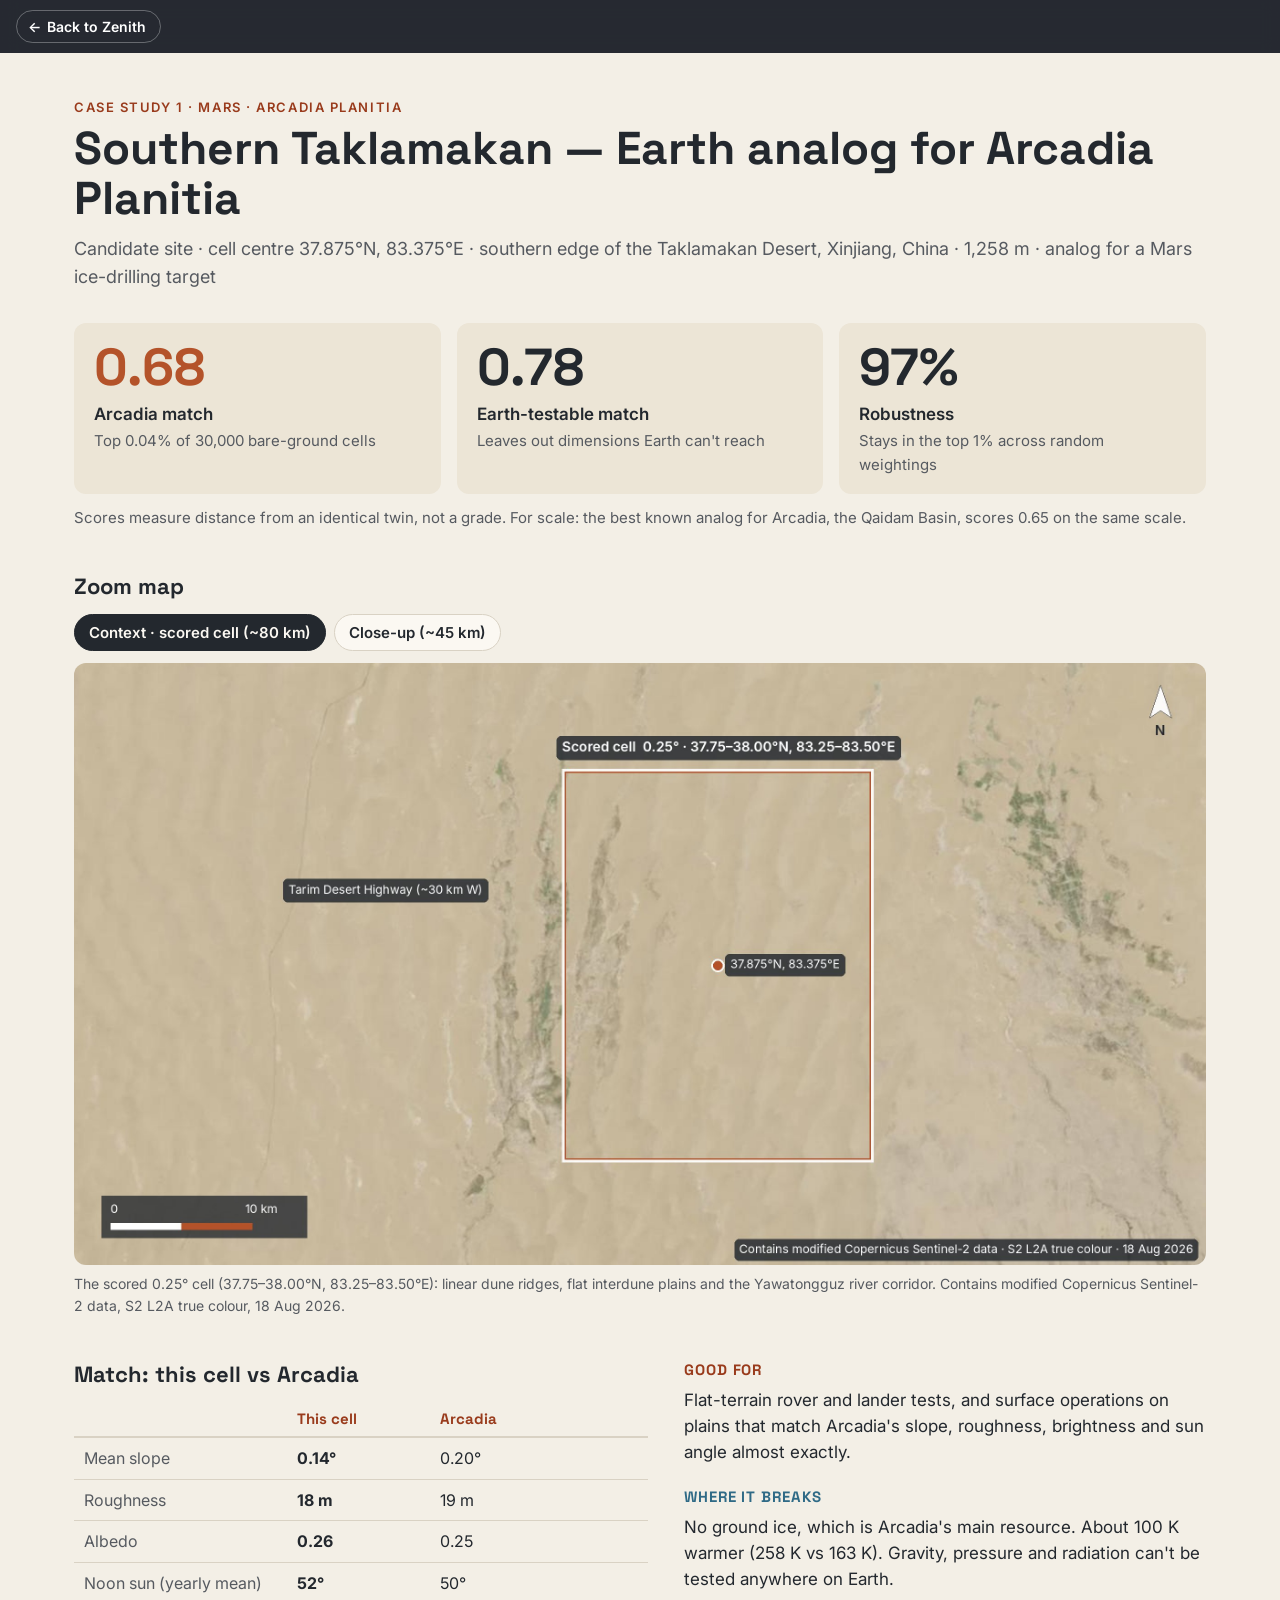
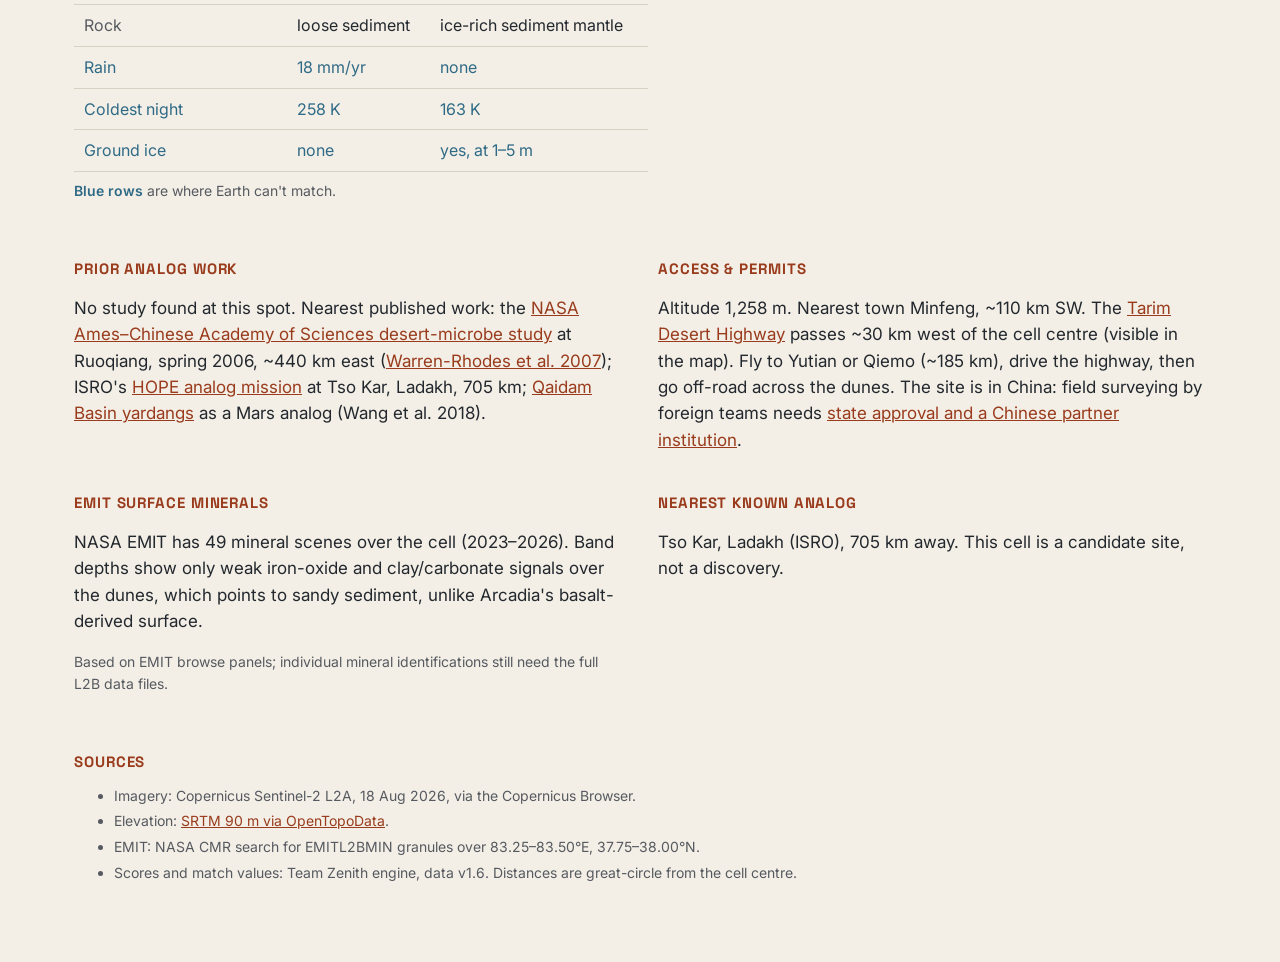
<file: zenith-app/cases/taklamakan/index.html>
<!DOCTYPE html>
<html lang="en">
<head>
<meta charset="utf-8">
<meta name="viewport" content="width=device-width, initial-scale=1">
<title>Case Study 1 — Southern Taklamakan as an Arcadia Planitia analog</title>
<link rel="preconnect" href="https://fonts.googleapis.com">
<link href="https://fonts.googleapis.com/css2?family=Inter:wght@400;600;700&family=Space+Grotesk:wght@500;700&display=swap" rel="stylesheet">
<style>
:root{
  --bg:#f3efe6; --ink:#23282e; --muted:#565a60; --line:#d9d2c4; --panel:#ece5d6;
  --rust:#b4532a; --rust-ink:#993b1c; --cool-ink:#2f6a86;
}
*{box-sizing:border-box}
body{margin:0;background:var(--bg);color:var(--ink);font:17px/1.55 'Inter',system-ui,sans-serif}
a{color:var(--rust-ink)}
.wrap{max-width:1180px;margin:0 auto;padding:48px 24px 64px}
.eyebrow{font:600 13px/1 'Inter',sans-serif;letter-spacing:.12em;text-transform:uppercase;color:var(--rust-ink);margin:0 0 10px}
h1{font:700 clamp(30px,4vw,46px)/1.08 'Space Grotesk',sans-serif;margin:0}
.sub{color:var(--muted);margin:12px 0 0;font-size:18px}
h2{font:700 22px/1.2 'Space Grotesk',sans-serif;margin:0 0 14px}
h3{font:700 15px/1.2 'Space Grotesk',sans-serif;letter-spacing:.06em;text-transform:uppercase;color:var(--rust-ink);margin:0 0 8px}
.breaks h3{color:var(--cool-ink)}
section{margin-top:44px}

/* scores */
.scores{display:grid;grid-template-columns:repeat(3,1fr);gap:16px;margin-top:32px}
.card{background:var(--panel);border-radius:12px;padding:18px 20px}
.card .n{font:700 52px/1 'Space Grotesk',sans-serif;color:var(--rust)}
.card .n.alt{color:var(--ink)}
.card .l{margin-top:8px;font-weight:600}
.card .s{color:var(--muted);font-size:15px;margin-top:2px}
.bench{color:var(--muted);font-size:15px;margin:12px 0 0}

/* zoom map */
.tabs{display:flex;gap:8px;margin-bottom:12px}
.tabs button{font:600 15px 'Inter',sans-serif;border:1px solid var(--line);background:#fbf8f2;color:var(--ink);padding:8px 14px;border-radius:999px;cursor:pointer}
.tabs button[aria-selected="true"]{background:var(--ink);color:#fbf8f2;border-color:var(--ink)}
figure{margin:0}
.map img{width:100%;height:auto;display:block;border-radius:12px;background:#e6dfd0}
figcaption{color:var(--muted);font-size:14px;margin-top:8px}

/* match table + text */
.two{display:grid;grid-template-columns:1.1fr 1fr;gap:36px;align-items:start}
table{border-collapse:collapse;width:100%;font-size:16px}
th{text-align:left;font:700 15px 'Space Grotesk',sans-serif;color:var(--rust-ink);padding:8px 10px;border-bottom:2px solid var(--line)}
td{padding:8px 10px;border-bottom:1px solid var(--line)}
td.k{color:var(--muted)}
tr.ok td:nth-child(2){font-weight:700}
tr.gap td{color:var(--cool-ink)}
.legend{font-size:14px;color:var(--muted);margin-top:8px}
.legend span{color:var(--cool-ink);font-weight:600}
.blocks{display:grid;gap:22px}
.blocks p{margin:0}
.grid{display:grid;grid-template-columns:repeat(2,1fr);gap:24px 36px}
.note{font-size:14px;color:var(--muted);margin-top:6px}
.sources{font-size:14px;color:var(--muted)}
.sources li{margin:4px 0}
@media (max-width:820px){
  .scores,.two,.grid{grid-template-columns:1fr}
}
</style>
</head>
<body>
<nav class="zback" aria-label="Back"><a href="../../index.html" onclick="if(document.referrer&&new window.URL(document.referrer).origin===location.origin&&history.length>1){event.preventDefault();history.back()}"><span aria-hidden="true">←</span> Back to Zenith</a></nav>
<style>.zback{position:sticky;top:0;z-index:50;padding:10px 16px;background:rgba(10,14,24,.88);-webkit-backdrop-filter:blur(8px);backdrop-filter:blur(8px)}.zback a{display:inline-flex;align-items:center;gap:6px;padding:7px 14px 7px 11px;border-radius:999px;border:1px solid rgba(255,255,255,.3);color:#fff;font:600 14px Inter,system-ui,sans-serif;text-decoration:none}.zback a:hover{border-color:rgba(255,255,255,.6)}.zback a:focus-visible{outline:2px solid #fc3d21;outline-offset:2px}</style>

<main class="wrap">

<header>
  <p class="eyebrow">Case study 1 · Mars · Arcadia Planitia</p>
  <h1>Southern Taklamakan — Earth analog for Arcadia Planitia</h1>
  <p class="sub">Candidate site · cell centre 37.875°N, 83.375°E · southern edge of the Taklamakan Desert, Xinjiang, China · 1,258 m · analog for a Mars ice-drilling target</p>
</header>

<div class="scores">
  <div class="card"><div class="n">0.68</div><div class="l">Arcadia match</div><div class="s">Top 0.04% of 30,000 bare-ground cells</div></div>
  <div class="card"><div class="n alt">0.78</div><div class="l">Earth-testable match</div><div class="s">Leaves out dimensions Earth can't reach</div></div>
  <div class="card"><div class="n alt">97%</div><div class="l">Robustness</div><div class="s">Stays in the top 1% across random weightings</div></div>
</div>
<p class="bench">Scores measure distance from an identical twin, not a grade. For scale: the best known analog for Arcadia, the Qaidam Basin, scores 0.65 on the same scale.</p>

<section aria-labelledby="zoom-h">
  <h2 id="zoom-h">Zoom map</h2>
  <div class="tabs" role="tablist">
    <button role="tab" aria-selected="true" data-view="context">Context · scored cell (~80 km)</button>
    <button role="tab" aria-selected="false" data-view="close">Close-up (~45 km)</button>
  </div>
  <figure class="map">
    <img id="mapimg" src="zoommap.jpg" alt="Sentinel-2 view of the southern Taklamakan with the 0.25-degree scored cell outlined, the cell centre marked, and the Tarim Desert Highway about 30 km to the west">
    <figcaption id="mapcap">The scored 0.25° cell (37.75–38.00°N, 83.25–83.50°E): linear dune ridges, flat interdune plains and the Yawatongguz river corridor. Contains modified Copernicus Sentinel-2 data, S2 L2A true colour, 18 Aug 2026.</figcaption>
  </figure>
</section>

<section class="two" aria-labelledby="match-h">
  <div>
    <h2 id="match-h">Match: this cell vs Arcadia</h2>
    <table>
      <tr><th></th><th>This cell</th><th>Arcadia</th></tr>
      <tr class="ok"><td class="k">Mean slope</td><td>0.14°</td><td>0.20°</td></tr>
      <tr class="ok"><td class="k">Roughness</td><td>18 m</td><td>19 m</td></tr>
      <tr class="ok"><td class="k">Albedo</td><td>0.26</td><td>0.25</td></tr>
      <tr class="ok"><td class="k">Noon sun (yearly mean)</td><td>52°</td><td>50°</td></tr>
      <tr><td class="k">Rock</td><td>loose sediment</td><td>ice-rich sediment mantle</td></tr>
      <tr class="gap"><td class="k">Rain</td><td>18 mm/yr</td><td>none</td></tr>
      <tr class="gap"><td class="k">Coldest night</td><td>258 K</td><td>163 K</td></tr>
      <tr class="gap"><td class="k">Ground ice</td><td>none</td><td>yes, at 1–5 m</td></tr>
    </table>
    <p class="legend"><span>Blue rows</span> are where Earth can't match.</p>
  </div>
  <div class="blocks">
    <div><h3>Good for</h3><p>Flat-terrain rover and lander tests, and surface operations on plains that match Arcadia's slope, roughness, brightness and sun angle almost exactly.</p></div>
    <div class="breaks"><h3>Where it breaks</h3><p>No ground ice, which is Arcadia's main resource. About 100 K warmer (258 K vs 163 K). Gravity, pressure and radiation can't be tested anywhere on Earth.</p></div>
  </div>
</section>

<section class="grid" aria-label="Site details">
  <div>
    <h3>Prior analog work</h3>
    <p>No study found at this spot. Nearest published work: the <a href="https://www.spacedaily.com/reports/NASA_Studies_Limits_Of_Life_In_Extreme_Deserts_Of_China_999.html">NASA Ames–Chinese Academy of Sciences desert-microbe study</a> at Ruoqiang, spring 2006, ~440 km east (<a href="https://doi.org/10.1111/j.1574-6941.2007.00351.x">Warren-Rhodes et al. 2007</a>); ISRO's <a href="https://www.isro.gov.in/ISRO_EN/Space_Analog_Mission.html">HOPE analog mission</a> at Tso Kar, Ladakh, 705 km; <a href="https://ricerca.unich.it/handle/11564/694940">Qaidam Basin yardangs</a> as a Mars analog (Wang et al. 2018).</p>
  </div>
  <div>
    <h3>Access &amp; permits</h3>
    <p>Altitude 1,258 m. Nearest town Minfeng, ~110 km SW. The <a href="https://en.wikipedia.org/wiki/Tarim_Desert_Highway">Tarim Desert Highway</a> passes ~30 km west of the cell centre (visible in the map). Fly to Yutian or Qiemo (~185 km), drive the highway, then go off-road across the dunes. The site is in China: field surveying by foreign teams needs <a href="https://www.chinajusticeobserver.com/law/x/surveying-and-mapping-law-20170427">state approval and a Chinese partner institution</a>.</p>
  </div>
  <div>
    <h3>EMIT surface minerals</h3>
    <p>NASA EMIT has 49 mineral scenes over the cell (2023–2026). Band depths show only weak iron-oxide and clay/carbonate signals over the dunes, which points to sandy sediment, unlike Arcadia's basalt-derived surface.</p>
    <p class="note">Based on EMIT browse panels; individual mineral identifications still need the full L2B data files.</p>
  </div>
  <div>
    <h3>Nearest known analog</h3>
    <p>Tso Kar, Ladakh (ISRO), 705 km away. This cell is a candidate site, not a discovery.</p>
  </div>
</section>

<section>
  <h3>Sources</h3>
  <ul class="sources">
    <li>Imagery: Copernicus Sentinel-2 L2A, 18 Aug 2026, via the Copernicus Browser.</li>
    <li>Elevation: <a href="https://api.opentopodata.org/v1/srtm90m?locations=37.875,83.375">SRTM 90 m via OpenTopoData</a>.</li>
    <li>EMIT: NASA CMR search for EMITL2BMIN granules over 83.25–83.50°E, 37.75–38.00°N.</li>
    <li>Scores and match values: Team Zenith engine, data v1.6. Distances are great-circle from the cell centre.</li>
  </ul>
</section>

</main>
<script>
(function(){
  var views={
    context:{src:"zoommap.jpg",alt:"Sentinel-2 view of the southern Taklamakan with the 0.25-degree scored cell outlined, the cell centre marked, and the Tarim Desert Highway about 30 km to the west",
      cap:"The scored 0.25° cell (37.75–38.00°N, 83.25–83.50°E): linear dune ridges, flat interdune plains and the Yawatongguz river corridor. Contains modified Copernicus Sentinel-2 data, S2 L2A true colour, 18 Aug 2026."},
    close:{src:"closeup.jpg",alt:"Sentinel-2 close-up, about 45 km across, centred on 37.875°N 83.375°E: dune ridges and flat interdune plains",
      cap:"Close-up centred on 37.875°N, 83.375°E, about 45 km across. Copernicus Sentinel-2, 18 Aug 2026."}
  };
  var img=document.getElementById("mapimg"), cap=document.getElementById("mapcap");
  document.querySelectorAll(".tabs button").forEach(function(b){
    b.addEventListener("click",function(){
      var v=views[b.dataset.view];
      img.src=v.src; img.alt=v.alt; cap.textContent=v.cap;
      document.querySelectorAll(".tabs button").forEach(function(o){o.setAttribute("aria-selected",o===b?"true":"false");});
    });
  });
})();
</script>
</body>
</html>
</file>
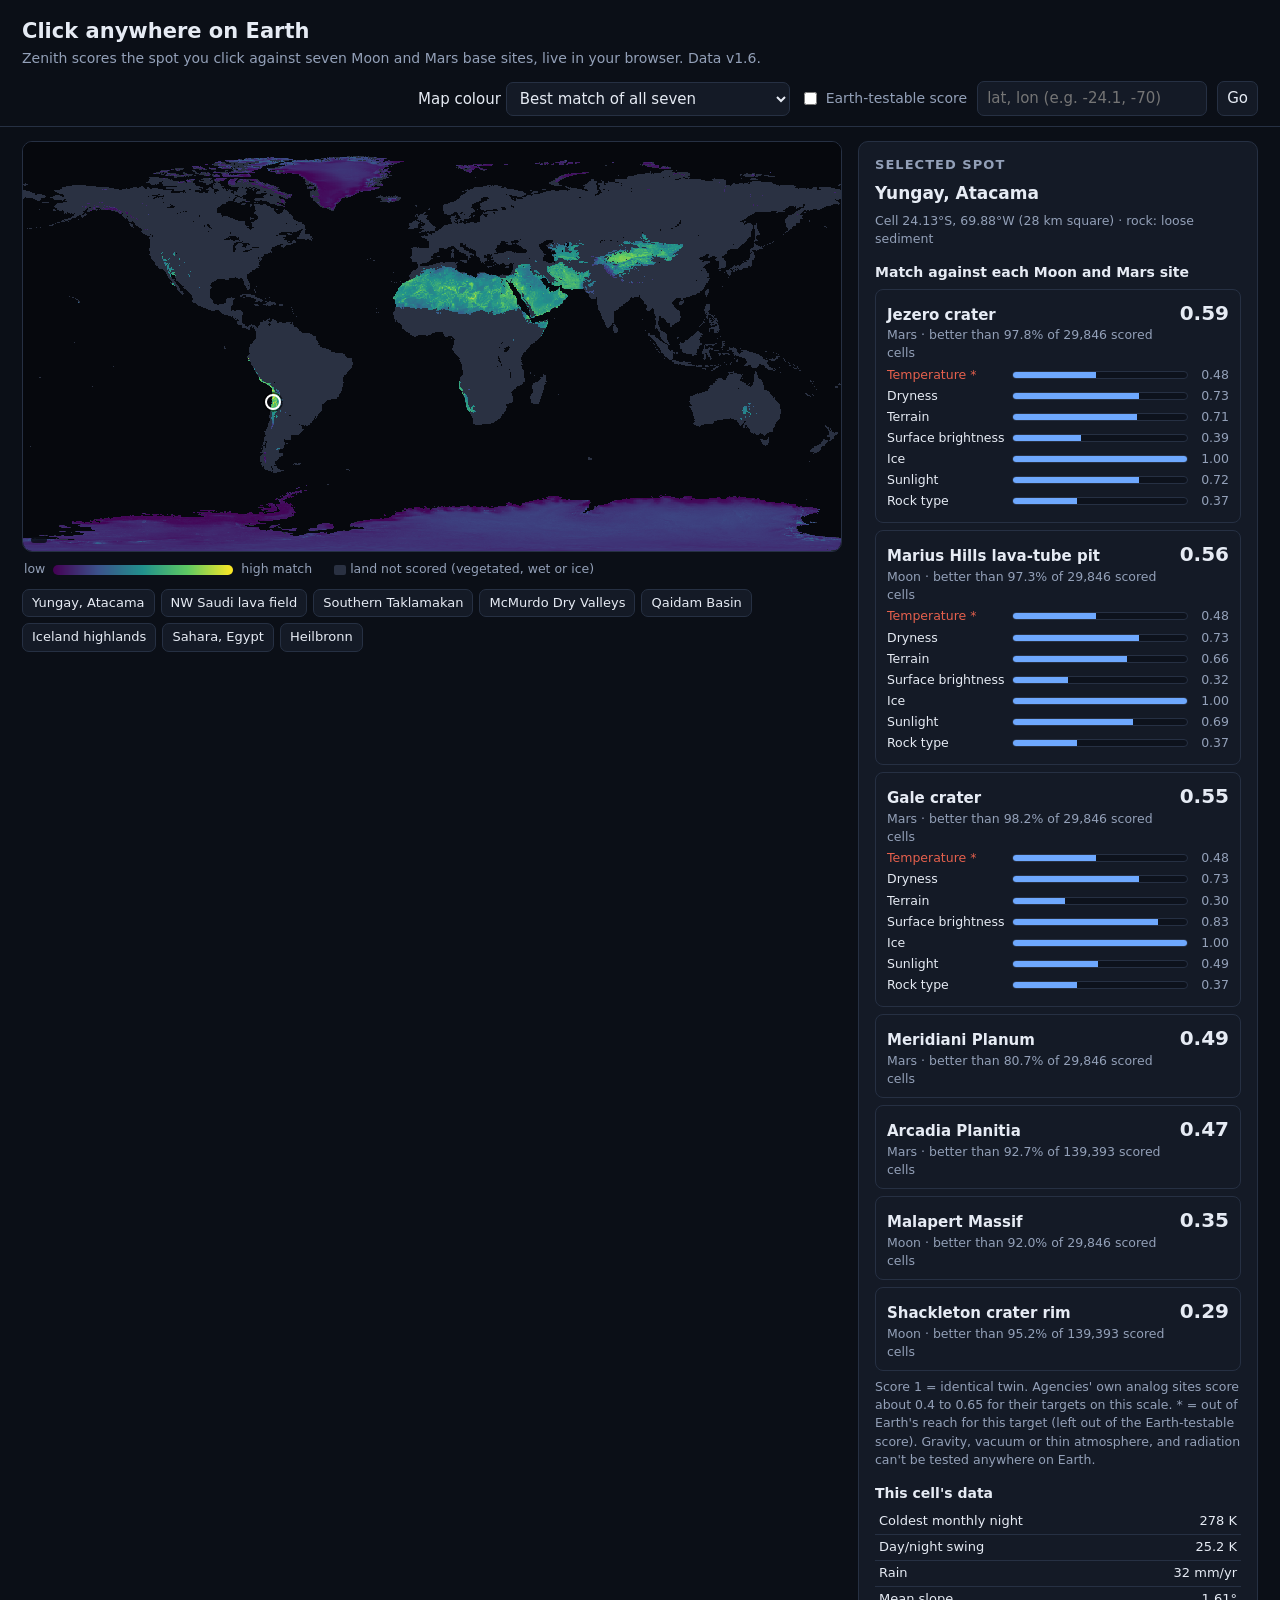
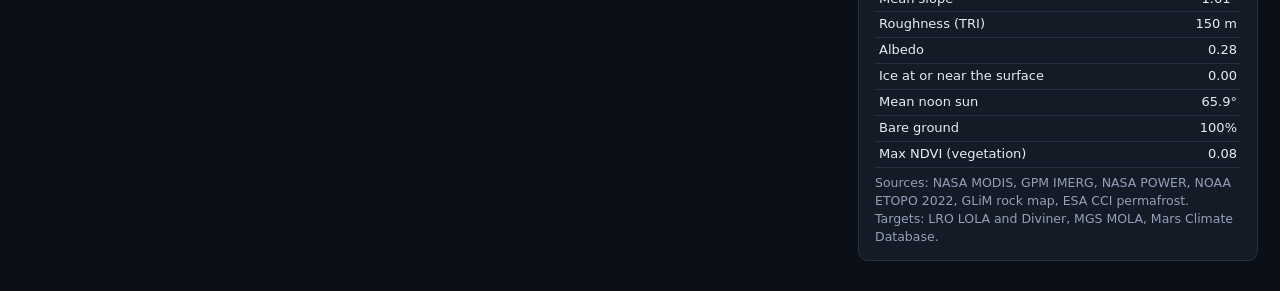
<file: app/map/map.html>
<!DOCTYPE html>
<html lang="en">
<head>
<meta charset="utf-8">
<meta name="viewport" content="width=device-width, initial-scale=1">
<title>Zenith: click anywhere on Earth</title>
<style>
  :root { --bg:#0b0f17; --panel:#141a26; --line:#263043; --text:#e6ebf4; --dim:#93a0b8; --accent:#6ea8fe; --warn:#e5a43b; --bad:#e5604d; }
  * { box-sizing:border-box; }
  body { margin:0; background:var(--bg); color:var(--text); font:15px/1.45 system-ui,-apple-system,"Segoe UI",Roboto,sans-serif; }
  header { padding:16px 22px 10px; border-bottom:1px solid var(--line); display:flex; flex-wrap:wrap; gap:12px 24px; align-items:end; }
  h1 { margin:0; font-size:21px; }
  header p { margin:2px 0 0; color:var(--dim); font-size:14px; }
  .controls { display:flex; flex-wrap:wrap; gap:10px; align-items:center; margin-left:auto; }
  select, input, button { font:inherit; color:var(--text); background:var(--panel); border:1px solid var(--line); border-radius:7px; padding:6px 9px; }
  button { cursor:pointer; }
  button:hover { border-color:var(--accent); }
  label.chk { display:flex; gap:6px; align-items:center; color:var(--dim); font-size:14px; }
  main { display:grid; grid-template-columns:minmax(0, 1fr) 400px; gap:16px; padding:14px 22px 30px; align-items:start; }
  @media (max-width:1100px) { main { grid-template-columns:1fr; } }
  .mapwrap { position:relative; background:#06080d; border:1px solid var(--line); border-radius:10px; overflow:hidden; }
  canvas { display:block; width:100%; height:auto; cursor:crosshair; image-rendering:pixelated; }
  #marker { position:absolute; width:16px; height:16px; margin:-8px 0 0 -8px; border:2px solid #fff; border-radius:50%; box-shadow:0 0 0 2px rgba(0,0,0,.6); pointer-events:none; display:none; }
  #hover { position:absolute; left:8px; bottom:8px; background:rgba(11,15,23,.85); padding:3px 8px; border-radius:6px; font-size:12.5px; color:var(--dim); font-variant-numeric:tabular-nums; }
  .legend { display:flex; align-items:center; gap:8px; padding:8px 2px 0; color:var(--dim); font-size:12.5px; flex-wrap:wrap; }
  .ramp { width:180px; height:10px; border-radius:5px; }
  .sw { display:inline-block; width:12px; height:10px; border-radius:2px; vertical-align:middle; margin-right:4px; }
  .quick { display:flex; flex-wrap:wrap; gap:6px; margin-top:10px; }
  .quick button { font-size:13px; padding:4px 9px; }
  section { background:var(--panel); border:1px solid var(--line); border-radius:10px; padding:14px 16px; }
  h2 { margin:0 0 6px; font-size:13px; text-transform:uppercase; letter-spacing:.08em; color:var(--dim); font-weight:600; }
  h3 { margin:14px 0 6px; font-size:14px; }
  .place { font-size:17px; font-weight:600; }
  .note { color:var(--dim); font-size:12.5px; margin:6px 0 0; }
  .tgt { border:1px solid var(--line); border-radius:8px; padding:9px 11px; margin-bottom:7px; }
  .tgt.out { opacity:.6; }
  .tgt .top { display:flex; justify-content:space-between; gap:8px; align-items:baseline; }
  .tgt .score { font-size:20px; font-weight:600; font-variant-numeric:tabular-nums; }
  .tgt small { color:var(--dim); display:block; }
  .bar { display:grid; grid-template-columns:118px 1fr 34px; gap:7px; align-items:center; margin:3px 0; font-size:12.5px; }
  .track { height:8px; background:#0d121c; border:1px solid var(--line); border-radius:5px; overflow:hidden; }
  .track i { display:block; height:100%; background:var(--accent); }
  .bar .v { text-align:right; color:var(--dim); font-variant-numeric:tabular-nums; }
  .bar.cant span:first-child { color:var(--bad); }
  table { width:100%; border-collapse:collapse; font-size:13px; }
  td { padding:3px 4px; border-bottom:1px solid var(--line); }
  td.n { text-align:right; font-variant-numeric:tabular-nums; }
  .warn { color:var(--warn); }
  #status { color:var(--dim); padding:40px; text-align:center; }
</style>
</head>
<body>
<header>
  <div>
    <h1>Click anywhere on Earth</h1>
    <p>Zenith scores the spot you click against seven Moon and Mars base sites, live in your browser. Data v1.6.</p>
  </div>
  <div class="controls">
    <label>Map colour <select id="target"></select></label>
    <label class="chk"><input type="checkbox" id="et"> Earth-testable score</label>
    <input id="coord" placeholder="lat, lon (e.g. -24.1, -70)" size="22">
    <button id="go">Go</button>
  </div>
</header>
<main>
  <div>
    <div class="mapwrap" id="mapwrap">
      <canvas id="map" width="1440" height="720"></canvas>
      <div id="marker"></div>
      <div id="hover"></div>
    </div>
    <div class="legend">
      <span>low</span><canvas class="ramp" id="ramp" width="180" height="10"></canvas><span>high match</span>
      <span style="margin-left:14px"><span class="sw" style="background:#2a3142"></span>land not scored (vegetated, wet or ice)</span>
    </div>
    <div class="quick" id="quick"></div>
  </div>
  <section id="panel"><div id="status">Loading Earth data (about 8 MB)…</div></section>
</main>

<script src="zenith-engine.js"></script>
<script>
(function () {
  var PLACES = [
    ['Yungay, Atacama', -24.1, -70.0], ['NW Saudi lava field', 27.375, 37.375], ['Southern Taklamakan', 37.875, 83.375],
    ['McMurdo Dry Valleys', -77.5, 162.0], ['Qaidam Basin', 38.875, 95.125], ['Iceland highlands', 64.9, -16.8],
    ['Sahara, Egypt', 22.625, 31.875], ['Heilbronn', 49.14, 9.22]
  ];
  var eng, scores, cells, ctx = document.getElementById('map').getContext('2d');
  var W = 1440, H = 720, state = { target: 'best', et: false, sel: null };

  function el(id) { return document.getElementById(id); }
  function esc(s) { return String(s == null ? '' : s).replace(/[&<>"']/g, function (c) { return { '&':'&amp;','<':'&lt;','>':'&gt;','"':'&quot;',"'":'&#39;' }[c]; }); }
  function fmt(x, d) { return x === null || x === undefined || isNaN(x) ? 'n/a' : x.toFixed(d); }
  function coord(lat, lon) { return Math.abs(lat).toFixed(2) + '°' + (lat >= 0 ? 'N' : 'S') + ', ' + Math.abs(lon).toFixed(2) + '°' + (lon >= 0 ? 'E' : 'W'); }

  // perceptual blue to yellow ramp (viridis-like stops)
  var STOPS = [[0,[68,1,84]],[0.25,[59,82,139]],[0.5,[33,145,140]],[0.75,[94,201,98]],[1,[253,231,37]]];
  function ramp(t) {
    t = Math.max(0, Math.min(1, t));
    for (var k = 1; k < STOPS.length; k++) if (t <= STOPS[k][0]) {
      var a = STOPS[k-1], b = STOPS[k], u = (t - a[0]) / (b[0] - a[0]);
      return [0,1,2].map(function (j) { return Math.round(a[1][j] + u * (b[1][j] - a[1][j])); });
    }
    return STOPS[STOPS.length-1][1];
  }
  (function () { var r = el('ramp').getContext('2d'); for (var x = 0; x < 180; x++) { var c = ramp(x / 179); r.fillStyle = 'rgb(' + c + ')'; r.fillRect(x, 0, 1, 10); } })();

  function draw() {
    scores = eng.scoreAll(state.target, { earthTestable: state.et });
    var lo = Infinity, hi = -Infinity;
    for (var i = 0; i < scores.length; i++) if (!isNaN(scores[i])) { if (scores[i] < lo) lo = scores[i]; if (scores[i] > hi) hi = scores[i]; }
    var img = ctx.createImageData(W, H), d = img.data;
    for (var p = 0; p < d.length; p += 4) { d[p] = 6; d[p+1] = 8; d[p+2] = 13; d[p+3] = 255; }
    for (var i = 0; i < eng.n; i++) {
      var o = (eng.row[i] * W + eng.col[i]) * 4, s = scores[i], c;
      if (isNaN(s)) c = [42, 49, 66];
      else c = ramp((s - lo) / (hi - lo || 1));
      d[o] = c[0]; d[o+1] = c[1]; d[o+2] = c[2];
    }
    ctx.putImageData(img, 0, 0);
  }

  function place(lat, lon) {
    var x = (lon + 180) / 360 * 100, y = (90 - lat) / 180 * 100, m = el('marker');
    m.style.left = x + '%'; m.style.top = y + '%'; m.style.display = 'block';
  }

  function show(lat, lon, label) {
    state.sel = [lat, lon]; place(lat, lon);
    var r = eng.scoreAt(lat, lon), h = '';
    if (r.land) r.targets.sort(function (a, b) {
      if (a.eligible !== b.eligible) return a.eligible ? -1 : 1;
      return ((state.et ? b.earthTestableScore : b.score) || 0) - ((state.et ? a.earthTestableScore : a.score) || 0);
    });
    h += '<h2>Selected spot</h2><div class="place">' + esc(label || coord(lat, lon)) + '</div>';
    if (!r.land) { el('panel').innerHTML = h + '<p class="note">' + esc(r.message) + '</p>'; return; }
    var f = r.features;
    h += '<p class="note">Cell ' + coord(r.cellLat, r.cellLon) + ' (28 km square) · rock: ' + esc(f.rock) + (f.impact_crater ? ' · impact crater in this cell' : '') + '</p>';
    var anyEligible = r.targets.some(function (t) { return t.eligible; });
    if (!anyEligible) h += '<p class="note warn">This spot is filtered out for every target: ' + esc(r.targets[0].ineligibleReason) + '. Scores below show how close it would be anyway.</p>';
    h += '<h3>Match against each Moon and Mars site</h3>';
    r.targets.forEach(function (t, k) {
      var sc = state.et ? t.earthTestableScore : t.score, pc = state.et ? t.earthTestablePercentile : t.percentile;
      h += '<div class="tgt' + (t.eligible ? '' : ' out') + '"><div class="top"><span><b>' + esc(t.name) + '</b> <small>' + esc(t.body) +
        (t.eligible ? ' · better than ' + fmt(pc, 1) + '% of ' + t.nEligible.toLocaleString('en') + ' scored cells' : ' · not scored: ' + esc(t.ineligibleReason)) +
        '</small></span><span class="score">' + fmt(sc, 2) + '</span></div>';
      if (k < 3) {
        eng.params.dims.forEach(function (d) {
          var cant = t.notTestableOnEarth.indexOf(d) >= 0, v = t.dims[d];
          h += '<div class="bar' + (cant ? ' cant' : '') + '"><span>' + esc(eng.dimLabel(d)) + (cant ? ' *' : '') + '</span><span class="track"><i style="width:' + ((v || 0) * 100) + '%"></i></span><span class="v">' + fmt(v, 2) + '</span></div>';
        });
      }
      h += '</div>';
    });
    h += '<p class="note">Score 1 = identical twin. Agencies\' own analog sites score about 0.4 to 0.65 for their targets on this scale. * = out of Earth\'s reach for this target (left out of the Earth-testable score). Gravity, vacuum or thin atmosphere, and radiation can\'t be tested anywhere on Earth.</p>';
    h += '<h3>This cell\'s data</h3><table><tbody>' + [
      ['Coldest monthly night', fmt(f.temp_min_K, 0) + ' K'], ['Day/night swing', fmt(f.temp_daynight_range_K, 1) + ' K'],
      ['Rain', fmt(f.precip_mm_per_yr, 0) + ' mm/yr'], ['Mean slope', fmt(f.slope_deg, 2) + '°'], ['Roughness (TRI)', fmt(f.roughness_tri_m, 0) + ' m'],
      ['Albedo', fmt(f.albedo_wsa_unitless, 2)], ['Ice at or near the surface', fmt(f.ground_ice_frac, 2)], ['Mean noon sun', fmt(f.sun_noon_elev_mean_deg, 1) + '°'],
      ['Bare ground', fmt(f.barren_pct, 0) + '%'], ['Max NDVI (vegetation)', fmt(f.ndvi_max_unitless, 2)]
    ].map(function (x) { return '<tr><td>' + x[0] + '</td><td class="n">' + x[1] + '</td></tr>'; }).join('') + '</tbody></table>';
    h += '<p class="note">Sources: NASA MODIS, GPM IMERG, NASA POWER, NOAA ETOPO 2022, GLiM rock map, ESA CCI permafrost. Targets: LRO LOLA and Diviner, MGS MOLA, Mars Climate Database.</p>';
    el('panel').innerHTML = h;
  }

  function onCanvas(ev, fn) {
    var c = ev.target.getBoundingClientRect(), x = (ev.clientX - c.left) / c.width, y = (ev.clientY - c.top) / c.height;
    fn(90 - y * 180, x * 360 - 180);
  }

  ZenithEngine.load('.').then(function (e) {
    eng = e;
    var sel = el('target');
    sel.innerHTML = '<option value="best">Best match of all seven</option>' + eng.targets.map(function (t) { return '<option value="' + t.id + '">' + esc(t.name) + ' (' + t.body + ')</option>'; }).join('');
    el('quick').innerHTML = PLACES.map(function (p, k) { return '<button data-k="' + k + '">' + esc(p[0]) + '</button>'; }).join('');
    draw();
    show(PLACES[0][1], PLACES[0][2], PLACES[0][0]);
  }).catch(function (err) {
    el('panel').innerHTML = '<div id="status">Could not load the data: ' + esc(err.message) + '.<br>Open this page through a web server (for example <code>python3 -m http.server</code> in this folder), not by double-clicking the file.</div>';
  });

  el('map').addEventListener('click', function (ev) { onCanvas(ev, function (lat, lon) { show(lat, lon); }); });
  el('map').addEventListener('mousemove', function (ev) { onCanvas(ev, function (lat, lon) { el('hover').textContent = coord(lat, lon); }); });
  el('target').addEventListener('change', function (ev) { state.target = ev.target.value; draw(); });
  el('et').addEventListener('change', function (ev) { state.et = ev.target.checked; draw(); if (state.sel) show(state.sel[0], state.sel[1]); });
  el('quick').addEventListener('click', function (ev) { var b = ev.target.closest('button'); if (!b) return; var p = PLACES[+b.dataset.k]; show(p[1], p[2], p[0]); });
  function go() { var m = el('coord').value.split(/[,\s]+/).map(Number); if (m.length >= 2 && !isNaN(m[0]) && !isNaN(m[1])) show(m[0], m[1]); }
  el('go').addEventListener('click', go);
  el('coord').addEventListener('keydown', function (ev) { if (ev.key === 'Enter') go(); });
})();
</script>
</body>
</html>
</file>
<file: zenith-app/css/fonts.css>
/* DejaVu Sans Mono, Book and Bold, subset to Latin, digits and the symbols Zenith uses.
   DejaVu fonts licence (Bitstream Vera licence + public-domain changes): free to use, embed and redistribute.
   https://dejavu-fonts.github.io/License.html */
@font-face { font-family: "DejaVu Sans Mono"; font-style: normal; font-weight: 400; font-display: swap;
  src: local("DejaVu Sans Mono"), url([data-uri]) format("woff2"); }
@font-face { font-family: "DejaVu Sans Mono"; font-style: normal; font-weight: 700; font-display: swap;
  src: local("DejaVu Sans Mono Bold"), local("DejaVuSansMono-Bold"), url([data-uri]) format("woff2"); }
</file>
<file: zenith-app/css/app.css>
/* Zenith — black space, white panels, red and blue (NASA-inspired palette; no NASA insignia used).
   Type: Public Sans (the US federal web design system face), heavy weights for headings, tabular numbers for data. */
:root {
  --sky: #000000;
  --ink: #111111;
  --muted: #5c5f66;
  --line: rgba(0, 0, 0, .12);
  --surface: #ffffff;
  --accent: #fc3d21;
  --blue: #0b3d91;
  --good: #0b3d91;
  --ease-out: cubic-bezier(.22, 1, .36, 1);
  --ease-in-out: cubic-bezier(.65, 0, .35, 1);
  --font: "Public Sans", system-ui, -apple-system, "Segoe UI", sans-serif;
  /* panel look (Classic). The other looks and the Design controls change these. */
  --panel-rgb: 255, 255, 255;
  --panel-alpha: 1;
  --panel-blur: 0px;
  --panel-sat: 100%;
  --panel-dim: 1;
  --panel-border: transparent;
  --panel-shadow: none;
  --panel-scheme: light;
  --radius: 20px;
  --fill: #eef4fa;
  --track: #e3edf6;
  --soft: #f1f6fb;
  --col: #c7d8e8;
  --warn-bg: #fbeceb;
  --ctl-bg: #ffffff;
  --data: var(--blue);
  --sel: var(--blue);
  --num-font: var(--font);
  --head-font: var(--font);
  /* globe overlay colours (read by js/globe.js) */
  --reticle-rgb: 255, 255, 255;
  --label-bg: var(--accent);
  --label-ink: #ffffff;
  --dot-bg: var(--accent);
  --card-bg: #ffffff; --card-solid: #ffffff; --card-line: var(--line); --card-blur: 0px;
  --card-shadow: 0 10px 24px -16px rgba(10, 27, 46, .45);
  --sel-ink: #ffffff;
}
* { box-sizing: border-box; }
[hidden] { display: none !important; }
html, body { margin: 0; height: 100%; }
body { background: var(--sky); color: var(--ink); font: 15px/1.45 var(--font); overflow: hidden; -webkit-font-smoothing: antialiased; }
button { font: inherit; color: inherit; }
.sr { position: absolute; left: -9999px; }

canvas#stars, canvas#earth, canvas#globe { position: fixed; inset: 0; width: 100vw; height: 100vh; }
canvas#globe { cursor: grab; touch-action: none; }
canvas#globe:active { cursor: grabbing; }

.brand { position: fixed; top: 22px; left: 28px; z-index: 5; display: flex; align-items: center; gap: 10px; font-weight: 900; font-size: 18px; letter-spacing: .3em; color: #fff; text-decoration: none; }
.brand i { width: 10px; height: 22px; background: var(--accent); display: block; }
.foot { position: fixed; z-index: 4; left: 28px; bottom: 18px; margin: 0; color: rgba(255,255,255,.7); font-size: 12px; font-weight: 600; }
.foot b { color: #fff; }

/* ---------- search ---------- */
.search {
  position: fixed; z-index: 11; left: 50%; bottom: 9vh; width: min(560px, calc(100vw - 32px));
  transform: translateX(-50%);
  display: flex; align-items: center; background: var(--surface); border: 1px solid var(--line); border-radius: 10px;
  box-shadow: 0 1px 2px rgba(10, 27, 46, .08), 0 8px 24px -12px rgba(10, 27, 46, .25);
  transition: left 600ms var(--ease-in-out), bottom 600ms var(--ease-in-out), width 600ms var(--ease-in-out), transform 600ms var(--ease-in-out);
}
.search input { flex: 1; min-width: 0; border: 0; outline: none; background: transparent; padding: 17px 18px; font: 500 17px var(--font); color: var(--ink); }
.search input::placeholder { color: var(--muted); }
.search input::-webkit-search-cancel-button { display: none; }
.search button[type=submit] { border: 0; background: var(--ink); color: #fff; width: 44px; height: 44px; margin: 0 7px; border-radius: 8px; display: grid; place-items: center; cursor: pointer; transition: transform 120ms var(--ease-out), background-color 150ms; }
.search button[type=submit]:hover { background: var(--accent); }
.search button:active { transform: scale(.96); }
.search:focus-within { border-color: rgba(10, 27, 46, .35); }

.suggest { position: absolute; left: -1px; right: -1px; bottom: calc(100% + 8px); margin: 0; padding: 6px; list-style: none; background: var(--surface); border: 1px solid var(--line); border-radius: 10px; box-shadow: 0 8px 24px -12px rgba(10, 27, 46, .3); transform-origin: bottom center; animation: pop 180ms var(--ease-out); }
.is-result .suggest { bottom: auto; top: calc(100% + 8px); transform-origin: top center; }
.suggest li button { width: 100%; display: flex; gap: 12px; align-items: baseline; text-align: left; border: 0; background: none; padding: 10px 12px; border-radius: 6px; cursor: pointer; font-size: 15px; }
.suggest li button:hover, .suggest li button[aria-selected=true] { background: var(--fill); }
.suggest .body { width: 40px; flex: none; font-size: 11px; font-weight: 800; color: var(--muted); }
@keyframes pop { from { opacity: 0; transform: scale(.97) translateY(4px); } }

/* results state: search moves to the top left */
.is-result .search { left: 28px; bottom: calc(100vh - 66px - 50px); width: min(420px, calc(100vw - 600px)); transform: none; }
.is-result .search input { padding: 12px 14px; font-size: 15px; }
.is-result .search button[type=submit] { width: 36px; height: 36px; }

/* ---------- result panel ---------- */
.result {
  position: fixed; z-index: 5; top: 16px; right: 16px; bottom: 16px; width: min(540px, calc(100vw - 32px));
  background: var(--surface); border: 1px solid var(--line); border-radius: 12px;
  box-shadow: 0 1px 2px rgba(10, 27, 46, .06), 0 16px 40px -24px rgba(10, 27, 46, .35);
  display: flex; flex-direction: column; overflow: hidden;
  animation: slideIn 420ms var(--ease-out) both;
}
@keyframes slideIn { from { opacity: 0; transform: translateX(28px); } }
.r-head { display: flex; justify-content: space-between; gap: 16px; padding: 26px 28px 14px; }
.r-target { margin: 0 0 6px; font-size: 13px; font-weight: 700; color: var(--accent); }
.r-head h1 { margin: 0; font-size: 30px; line-height: 1.08; font-weight: 900; letter-spacing: -.02em; }
.r-where { margin: 6px 0 0; color: var(--muted); font-size: 13px; font-variant-numeric: tabular-nums; }
.r-score { text-align: right; flex: none; line-height: 1; }
.r-score span { font-size: 64px; font-weight: 900; letter-spacing: -.04em; font-variant-numeric: tabular-nums; }
.r-score small { display: block; margin-top: 6px; font-size: 13px; font-weight: 600; color: var(--muted); }

.r-nav { display: flex; align-items: center; gap: 8px; padding: 0 28px 14px; font-size: 13px; color: var(--muted); font-variant-numeric: tabular-nums; }
.step { width: 30px; height: 30px; border-radius: 8px; border: 1px solid var(--line); background: var(--surface); font-size: 18px; line-height: 1; cursor: pointer; transition: transform 120ms var(--ease-out), border-color 150ms; }
.step:hover { border-color: var(--ink); }
.step:active { transform: scale(.94); }
.step:disabled { opacity: .35; cursor: default; }
.r-badges { margin-left: auto; display: flex; gap: 6px; }
.tag { font-size: 12px; font-weight: 700; padding: 4px 8px; border-radius: 6px; background: var(--fill); color: var(--ink); }
.tag.gem { background: var(--ink); color: #fff; }
.tag.warn { background: var(--warn-bg); color: var(--accent); }

.tabs { display: flex; gap: 2px; padding: 0 20px; border-bottom: 1px solid var(--line); overflow-x: auto; scrollbar-width: none; }
.tabs::-webkit-scrollbar { display: none; }
.tabs button { position: relative; flex: none; border: 0; background: none; padding: 12px 9px 13px; font-size: 14px; font-weight: 600; color: var(--muted); cursor: pointer; transition: color 150ms; }
.tabs button:hover { color: var(--ink); }
.tabs button[aria-selected=true] { color: var(--ink); }
.tabs button::after { content: ""; position: absolute; left: 9px; right: 9px; bottom: -1px; height: 3px; background: var(--accent); transform: scaleX(0); transition: transform 220ms var(--ease-out); }
.tabs button[aria-selected=true]::after { transform: scaleX(1); }
.tabs .count { font-size: 11px; color: var(--muted); margin-left: 4px; font-variant-numeric: tabular-nums; }

.tab-panel { flex: 1; overflow-y: auto; padding: 22px 28px 32px; }
.tab-panel > * { animation: rise 320ms var(--ease-out) both; }
.tab-panel > *:nth-child(2) { animation-delay: 40ms; }
.tab-panel > *:nth-child(3) { animation-delay: 80ms; }
.tab-panel > *:nth-child(4) { animation-delay: 120ms; }
@keyframes rise { from { opacity: 0; transform: translateY(6px); } }
.sec { margin: 0 0 22px; }
.sec h2 { margin: 0 0 12px; font-size: 13px; font-weight: 800; color: var(--muted); }
.note { color: var(--muted); font-size: 12px; margin: 10px 0 0; }

/* photos */
.pair { display: grid; grid-template-columns: 1fr 1fr; gap: 8px; }
.pair figure { margin: 0; }
.pair .ph { aspect-ratio: 4 / 3; border-radius: 8px; overflow: hidden; background: var(--track); display: grid; place-items: center; color: var(--muted); font-size: 12px; }
.pair img { width: 100%; height: 100%; object-fit: cover; display: block; }
.pair figcaption { font-size: 12px; font-weight: 700; margin-top: 6px; }
.pair figcaption span { display: block; font-weight: 400; color: var(--muted); }

/* bars */
.bars { display: grid; gap: 12px; }
.bar { display: grid; grid-template-columns: 150px 1fr 44px; gap: 12px; align-items: center; font-size: 14px; }
.bar .track { display: block; height: 6px; border-radius: 3px; background: var(--track); overflow: hidden; }
.bar .fill { display: block; height: 100%; width: 100%; background: var(--ink); transform-origin: left; transform: scaleX(0); transition: transform 700ms var(--ease-out); }
.bar .v { text-align: right; font-weight: 700; font-variant-numeric: tabular-nums; }

/* plan editor */
.plan-row { display: flex; flex-wrap: wrap; gap: 6px; }
.chip { border: 1px solid var(--line); background: var(--surface); border-radius: 6px; padding: 7px 10px; font-size: 13px; font-weight: 600; color: var(--muted); cursor: pointer; transition: transform 120ms var(--ease-out), background-color 150ms, color 150ms, border-color 150ms; }
.chip:hover { border-color: var(--ink); color: var(--ink); }
.chip:active { transform: scale(.97); }
.chip[aria-pressed=true] { background: var(--ink); border-color: var(--ink); color: #fff; }
select.target { border: 1px solid var(--line); border-radius: 6px; padding: 7px 10px; font: 600 14px var(--font); color: var(--ink); background: var(--surface); margin-bottom: 8px; }

/* compare rows */
.rows { display: grid; }
.row { display: grid; grid-template-columns: 1.3fr 1fr 1fr 56px; gap: 10px; align-items: center; padding: 11px 0; border-top: 1px solid var(--line); font-size: 14px; font-variant-numeric: tabular-nums; }
.row.head { border-top: 0; padding-top: 0; font-size: 12px; font-weight: 700; color: var(--muted); }
.row .lbl { font-weight: 600; }
.row .meter { height: 6px; border-radius: 3px; background: var(--track); overflow: hidden; }
.row .meter i { display: block; height: 100%; background: var(--ink); }
.row.bad .meter i { background: var(--accent); }
.row .st { display: block; font-size: 11px; color: var(--muted); }
.never { display: grid; grid-template-columns: 1.3fr 1fr 1fr; gap: 10px; padding: 11px 0; border-top: 1px solid var(--line); font-size: 14px; font-variant-numeric: tabular-nums; }
.never .lbl { font-weight: 700; color: var(--accent); }
.never .e { color: var(--muted); }

/* season */
.months { display: grid; grid-template-columns: repeat(12, 1fr); gap: 5px; align-items: end; height: 130px; }
.mo { display: flex; flex-direction: column; justify-content: flex-end; align-items: center; height: 100%; gap: 6px; font-size: 11px; color: var(--muted); font-variant-numeric: tabular-nums; }
.mo .col { width: 100%; border-radius: 3px; background: var(--col); transform-origin: bottom; animation: grow 600ms var(--ease-out) both; }
.mo.best .col { background: var(--ink); }
.mo.best { color: var(--ink); font-weight: 800; }
.mo.dark .col { background: var(--track); }
@keyframes grow { from { transform: scaleY(0); } }
.big-line { font-size: 26px; font-weight: 900; letter-spacing: -.01em; margin: 0 0 16px; }

/* what-if */
.seg { display: grid; grid-template-columns: repeat(5, 1fr); border: 1px solid var(--line); border-radius: 8px; overflow: hidden; }
.seg button { border: 0; border-left: 1px solid var(--line); background: var(--surface); padding: 10px 0; font-size: 13px; font-weight: 700; cursor: pointer; font-variant-numeric: tabular-nums; transition: background-color 150ms, color 150ms; }
.seg button:first-child { border-left: 0; }
.seg button[aria-pressed=true] { background: var(--ink); color: #fff; }
.seg-ends { display: flex; justify-content: space-between; font-size: 12px; color: var(--muted); margin-top: 6px; }
.readout { display: flex; align-items: baseline; gap: 10px; margin: 22px 0 6px; }
.readout b { font-size: 48px; font-weight: 900; letter-spacing: -.03em; font-variant-numeric: tabular-nums; }
.verdict { font-weight: 700; }
.verdict.down { color: var(--accent); }

/* lists */
.list { display: grid; }
.item { display: grid; grid-template-columns: 52px 1fr; gap: 12px; padding: 13px 0; border-top: 1px solid var(--line); }
.item:first-child { border-top: 0; padding-top: 0; }
.sev { font-size: 11px; font-weight: 800; padding-top: 2px; color: var(--muted); }
.sev.high { color: var(--accent); }
.item b { display: block; font-size: 14px; }
.item p { margin: 2px 0 0; font-size: 14px; color: var(--muted); }
a.link { display: block; padding: 13px 0; border-top: 1px solid var(--line); color: var(--ink); text-decoration: none; }
a.link:first-child { border-top: 0; padding-top: 0; }
a.link b { font-size: 14px; }
a.link b::after { content: " ↗"; color: var(--muted); font-weight: 400; }
a.link:hover b { color: var(--accent); }
a.link span { display: block; font-size: 13px; color: var(--muted); margin-top: 2px; }
.empty { padding: 18px; border-radius: 8px; background: var(--soft); font-size: 14px; }
.empty b { display: block; font-size: 16px; margin-bottom: 4px; }
.fit { width: 100%; display: flex; justify-content: space-between; gap: 12px; align-items: center; text-align: left; border: 0; border-top: 1px solid var(--line); background: none; padding: 13px 0; cursor: pointer; }
.fit:first-child { border-top: 0; }
.fit b { display: block; font-size: 14px; }
.fit span { font-size: 13px; color: var(--muted); }
.fit .go { flex: none; font-size: 13px; font-weight: 700; color: var(--accent); transition: transform 150ms var(--ease-out); }
.fit:hover .go { transform: translateX(3px); }
.kv { display: grid; grid-template-columns: 1fr 1fr; column-gap: 20px; }
.kv div { display: flex; justify-content: space-between; padding: 9px 0; border-top: 1px solid var(--line); font-size: 14px; font-variant-numeric: tabular-nums; }
.kv span:first-child { color: var(--muted); }
.kv span:last-child { font-weight: 700; }

@media (prefers-reduced-motion: reduce) {
  *, *::before, *::after { animation: none !important; transition: none !important; }
  .bar .fill { transform: none; }
}

@media (max-width: 900px) {
  body { overflow: auto; }
  canvas#stars, canvas#earth, canvas#globe { height: 52vh; }
  .is-home canvas#stars, .is-home canvas#earth, .is-home canvas#globe { height: 100vh; }
  .search { bottom: 6vh; }
  .is-result .search { position: absolute; left: 16px; right: 16px; top: 56px; bottom: auto; width: auto; }
  .result { position: relative; top: auto; right: auto; bottom: auto; width: auto; margin: 50vh 0 0; border-radius: 12px 12px 0 0; min-height: 50vh; overflow: visible; }
  .tab-panel { overflow: visible; }
  .r-head { padding: 22px 18px 12px; }
  .r-head h1 { font-size: 24px; }
  .r-score span { font-size: 48px; }
  .r-nav, .tab-panel { padding-left: 18px; padding-right: 18px; }
  .tabs { padding: 0 8px; }
  .bar { grid-template-columns: 120px 1fr 40px; }
  .row { grid-template-columns: 1.2fr 1fr 1fr 40px; font-size: 13px; }
  .brand { top: 18px; left: 18px; }
}
.pair .ph { position: relative; }
.pair .ph img { position: absolute; inset: 0; }

/* tabs as a 4 × 2 grid of action buttons, so all eight are visible at once */
.tabs { display: grid; grid-template-columns: repeat(4, 1fr); gap: 6px; padding: 0 28px 16px; overflow: visible; }
.tabs button { padding: 9px 4px; border: 1px solid var(--line); border-radius: 6px; font-size: 13px; transition: background-color 150ms, color 150ms, border-color 150ms, transform 120ms var(--ease-out); }
.tabs button:hover { border-color: var(--ink); }
.tabs button:active { transform: scale(.97); }
.tabs button[aria-selected=true] { background: var(--ink); border-color: var(--ink); color: #fff; }
.tabs button[aria-selected=true] .count { color: rgba(255,255,255,.7); }
.tabs button::after { display: none; }
.tab-panel { border-top: 1px solid var(--line); }
@media (max-width: 900px) { .tabs { padding: 0 18px 14px; } }

/* NASA-style pass: blue for data and selection, red for the signal, uppercase labels */
.bar .fill, .row .meter i, .mo.best .col { background: var(--blue); }
.tabs button[aria-selected=true], .chip[aria-pressed=true], .seg button[aria-pressed=true] { background: var(--blue); border-color: var(--blue); }
.search button[type=submit] { background: var(--accent); }
.search button[type=submit]:hover { background: var(--blue); }
.r-target { font-size: 12px; font-weight: 800; }
.r-head h1 { letter-spacing: -.01em; }
.r-score span { color: var(--blue); }
.sec h2 { font-size: 12px; color: var(--ink); }
.tag.gem { background: var(--accent); }
.search { border-color: transparent; box-shadow: none; }
.suggest { box-shadow: 0 12px 32px rgba(0,0,0,.5); }
a.link:hover b, .fit .go { color: var(--accent); }
.result { border: 0; box-shadow: none; border-radius: 4px; }
.search, .suggest, .chip, .tabs button, .seg, .step, select.target { border-radius: 4px; }
@media (max-width: 900px) { .foot { position: static; padding: 18px; background: #000; } }

/* round pass: softer corners on every box */
.search, .suggest { border-radius: 16px; }
.search button[type=submit] { border-radius: 12px; }
.result { border-radius: 20px; }
.chip, .tabs button, .step, select.target, .seg { border-radius: 12px; }
.tag { border-radius: 999px; padding: 4px 10px; }
.pair .ph, .empty { border-radius: 14px; }
.suggest li button { border-radius: 10px; }
.bar .track, .row .meter { border-radius: 99px; }
.bar .fill { border-radius: 99px; }
.brand i { border-radius: 3px; }
@media (max-width: 900px) { .result { border-radius: 20px 20px 0 0; } }

/* ---------- cinematic flight: letterbox bars and a location title card ---------- */
.is-flying .foot { opacity: 0; }
.cine-card { position: fixed; z-index: 3; text-shadow: 0 1px 8px rgba(0, 0, 0, .85), 0 0 2px rgba(0, 0, 0, .9); left: 28px; bottom: 18px; margin: 0; max-width: calc(100vw - 56px); display: grid; gap: 4px; color: #fff; pointer-events: none; opacity: 0; transition: opacity 500ms; }
.card-in .cine-card { opacity: 1; transition: opacity 200ms; }
.cine-card span { font-size: 11px; font-weight: 700; letter-spacing: .22em; text-transform: uppercase; color: rgba(255, 255, 255, .7); font-variant-numeric: tabular-nums; }
.cine-card #cEyebrow { color: var(--accent); }
.cine-card b { font-size: clamp(22px, 3.2vw, 34px); font-weight: 900; letter-spacing: .14em; line-height: 1; text-transform: uppercase; }
.no-film .cine-card { display: none; }
.result.await { visibility: hidden; }

/* ---------- panels read their look from the tokens (see-through, blur, corners) ---------- */
.result {
  background: rgba(var(--panel-rgb), var(--panel-alpha));
  -webkit-backdrop-filter: blur(var(--panel-blur)) saturate(var(--panel-sat)) brightness(var(--panel-dim));
  backdrop-filter: blur(var(--panel-blur)) saturate(var(--panel-sat)) brightness(var(--panel-dim));
  border: 1px solid var(--panel-border); box-shadow: var(--panel-shadow); border-radius: var(--radius);
  color: var(--ink); color-scheme: var(--panel-scheme);
}
.search, .suggest {
  background: rgba(var(--panel-rgb), calc(var(--panel-alpha) + .2));
  -webkit-backdrop-filter: blur(calc(var(--panel-blur) + 6px)) saturate(var(--panel-sat)) brightness(var(--panel-dim));
  backdrop-filter: blur(calc(var(--panel-blur) + 6px)) saturate(var(--panel-sat)) brightness(var(--panel-dim));
  border: 1px solid var(--panel-border); color: var(--ink); color-scheme: var(--panel-scheme);
}
.search, .suggest { border-radius: calc(var(--radius) * .8); }
.step, .chip, select.target, .seg button { background: var(--ctl-bg); }
.bar .fill, .row .meter i, .mo.best .col { background: var(--data); }
.tabs button[aria-selected=true], .chip[aria-pressed=true], .seg button[aria-pressed=true] { background: var(--sel); border-color: var(--sel); color: var(--sel-ink); }
.r-score span { color: var(--data); }
.r-score span, .readout b, .bar .v, .row, .never, .kv, .mo { font-family: var(--num-font); }
.r-head h1, .big-line, .cine-card b, .r-target, .sec h2, .tabs button { font-family: var(--head-font); }
.chip, .tabs button, .step, select.target, .seg { border-radius: calc(var(--radius) * .6); }
.pair .ph, .empty { border-radius: calc(var(--radius) * .7); }
@media (max-width: 900px) { .result { border-radius: var(--radius) var(--radius) 0 0; } }

/* Frost: light frosted glass */
:root[data-look="frost"] {
  --panel-rgb: 246, 249, 253; --panel-alpha: .62; --panel-blur: 22px; --panel-sat: 170%;
  --panel-border: rgba(255, 255, 255, .55);
  --panel-shadow: 0 30px 80px -30px rgba(0, 0, 0, .7), inset 0 1px 0 rgba(255, 255, 255, .7);
  --radius: 24px; --muted: #4a5160; --line: rgba(10, 27, 46, .12);
  --fill: rgba(11, 61, 145, .08); --track: rgba(11, 61, 145, .12); --soft: rgba(255, 255, 255, .45);
  --col: rgba(11, 61, 145, .22); --warn-bg: rgba(252, 61, 33, .12); --ctl-bg: rgba(255, 255, 255, .5);
  --card-bg: rgba(255, 255, 255, .5); --card-solid: rgba(246, 249, 253, .96); --card-blur: 10px;
}

/* Night glass (default): very see-through smoked glass with light text. Earth shows through,
   lightly blurred and dimmed (--panel-dim) so the text stays readable even over ice and cloud. */
:root[data-look="night"] {
  --panel-rgb: 9, 13, 24; --panel-alpha: .16; --panel-blur: 7px; --panel-sat: 150%; --panel-dim: .82;
  --panel-border: rgba(255, 255, 255, .14);
  --panel-shadow: 0 30px 80px -30px rgba(0, 0, 0, .9), inset 0 1px 0 rgba(255, 255, 255, .08);
  --panel-scheme: dark; --radius: 24px;
  --ink: #f2f5fa; --muted: rgba(226, 233, 245, .62); --line: rgba(255, 255, 255, .12);
  --fill: rgba(255, 255, 255, .08); --track: rgba(255, 255, 255, .12); --soft: rgba(255, 255, 255, .06);
  --col: rgba(255, 255, 255, .22); --warn-bg: rgba(252, 61, 33, .18); --ctl-bg: rgba(255, 255, 255, .06);
  --data: #6ea0ff; --sel: #2f6bff;
  --card-bg: rgba(160, 185, 255, .07); --card-solid: rgba(17, 23, 40, .94); --card-line: rgba(255, 255, 255, .16); --card-blur: 14px;
  --card-shadow: 0 14px 30px -18px rgba(0, 0, 0, .8);
}
:root[data-look="night"] .result { text-shadow: 0 1px 2px rgba(0, 0, 0, .4); }

/* Hologram: a see-through pane of NASA-blue glass (#0b3d91) with white type and data marks.
   Corner brackets, scanlines, a light sweep, and a projector flicker when it appears.
   Text is plain: no colour fringing, only a soft glow on the big numbers. */
:root[data-look="hud"] {
  --panel-rgb: 11, 61, 145; --panel-alpha: .58; --panel-blur: 10px; --panel-sat: 130%;
  --panel-border: rgba(255, 255, 255, .3);
  --panel-shadow: inset 0 0 44px rgba(4, 22, 58, .55), 0 0 32px rgba(11, 61, 145, .6);
  --panel-scheme: dark; --radius: 6px;
  --ink: #ffffff; --muted: rgba(222, 232, 250, .76); --line: rgba(255, 255, 255, .17);
  --fill: rgba(255, 255, 255, .1); --track: rgba(255, 255, 255, .17); --soft: rgba(255, 255, 255, .07);
  --col: rgba(255, 255, 255, .3); --warn-bg: rgba(252, 61, 33, .2); --ctl-bg: rgba(255, 255, 255, .06);
  --data: #ffffff; --sel: #ffffff; --sel-ink: #0b3d91;
  --reticle-rgb: 255, 255, 255; --label-bg: #0b3d91; --label-ink: #ffffff;
  --holo-glow: 0 0 18px rgba(120, 160, 255, .55);
  --card-bg: rgba(255, 255, 255, .07); --card-solid: rgba(10, 46, 112, .96); --card-line: rgba(255, 255, 255, .22); --card-blur: 10px;
  --card-shadow: 0 14px 30px -18px rgba(0, 10, 40, .8);
}
:root[data-look="hud"] .r-score span, :root[data-look="hud"] .readout b { text-shadow: var(--holo-glow); }
:root[data-look="hud"] .bar .fill, :root[data-look="hud"] .row .meter i { box-shadow: 0 0 10px rgba(120, 160, 255, .6); }
:root[data-look="hud"] .search { box-shadow: 0 0 24px rgba(11, 61, 145, .55); }
/* red reads poorly as small text on blue: lighten it there, and make the warning tag solid */
:root[data-look="hud"] .r-target, :root[data-look="hud"] .never .lbl, :root[data-look="hud"] .verdict.down,
:root[data-look="hud"] .sev.high, :root[data-look="hud"] .fit .go { color: color-mix(in srgb, var(--accent) 62%, #fff); }
:root[data-look="hud"] .tag.warn { background: var(--accent); color: #fff; }
:root[data-look="hud"] .result { animation-name: holo-in; animation-duration: 900ms; animation-timing-function: linear; }
@keyframes holo-in {
  0% { opacity: 0; transform: scaleY(.04); }
  16% { opacity: .9; transform: scaleY(1); }
  24% { opacity: .3; }
  32% { opacity: .95; }
  40% { opacity: .5; }
  55%, 100% { opacity: 1; transform: none; }
}
:root[data-look="hud"] .result::before,
:root[data-look="hud"] .result::after { content: ""; position: absolute; pointer-events: none; }
/* corner brackets and scanlines, with a faint flicker */
:root[data-look="hud"] .result::before {
  inset: 6px;
  background:
    linear-gradient(var(--data), var(--data)) top left / 18px 2px no-repeat,
    linear-gradient(var(--data), var(--data)) top left / 2px 18px no-repeat,
    linear-gradient(var(--data), var(--data)) top right / 18px 2px no-repeat,
    linear-gradient(var(--data), var(--data)) top right / 2px 18px no-repeat,
    linear-gradient(var(--data), var(--data)) bottom left / 18px 2px no-repeat,
    linear-gradient(var(--data), var(--data)) bottom left / 2px 18px no-repeat,
    linear-gradient(var(--data), var(--data)) bottom right / 18px 2px no-repeat,
    linear-gradient(var(--data), var(--data)) bottom right / 2px 18px no-repeat,
    repeating-linear-gradient(0deg, rgba(255, 255, 255, .035) 0 1px, transparent 1px 3px);
  animation: holo-flicker 4s steps(1) infinite;
}
@keyframes holo-flicker { 0%, 100% { opacity: 1; } 47% { opacity: .75; } 49% { opacity: 1; } 83% { opacity: .85; } 84% { opacity: 1; } }
/* a band of light that sweeps across every few seconds */
:root[data-look="hud"] .result::after {
  top: 0; bottom: 0; left: 0; width: 60%;
  background: linear-gradient(100deg, transparent 0%, rgba(170, 196, 255, .1) 45%, rgba(255, 255, 255, .05) 50%, transparent 60%);
  transform: translateX(-120%); animation: holo-sweep 7s var(--ease-in-out) 1.2s infinite;
}
@keyframes holo-sweep { 0% { transform: translateX(-120%); } 35%, 100% { transform: translateX(260%); } }

/* ---------- fonts: text / headings / numbers ---------- */
:root[data-font="original"] { --font: "Public Sans", system-ui, -apple-system, "Segoe UI", sans-serif; --head-font: var(--font); --num-font: var(--font); }
:root[data-font="inter"] { --font: "Inter", system-ui, -apple-system, "Segoe UI", sans-serif; --head-font: var(--font); --num-font: var(--font); }
:root[data-font="clean"] { --font: "Inter", system-ui, -apple-system, "Segoe UI", sans-serif; --head-font: var(--font); --num-font: "DejaVu Sans Mono", ui-monospace, Menlo, monospace; }
:root[data-font="mission"] { --font: "Barlow", system-ui, -apple-system, "Segoe UI", sans-serif; --head-font: "Barlow Condensed", "Barlow", sans-serif; --num-font: "Barlow Condensed", "Barlow", sans-serif; }
:root[data-font="scifi"] { --font: "Inter", system-ui, -apple-system, "Segoe UI", sans-serif; --head-font: "Chakra Petch", "Inter", sans-serif; --num-font: "Chakra Petch", "Inter", sans-serif; }
:root[data-font="orbit"] { --font: "Exo 2", system-ui, -apple-system, "Segoe UI", sans-serif; --head-font: "Orbitron", "Exo 2", sans-serif; --num-font: "Orbitron", "Exo 2", sans-serif; }
:root[data-font="orbit"] .r-head h1, :root[data-font="orbit"] .cine-card b { letter-spacing: .02em; }

/* ---------- Design controls ---------- */
.dz-toggle {
  position: fixed; z-index: 7; top: 18px; left: 196px; display: flex; align-items: center; gap: 6px;
  padding: 7px 12px; border-radius: 999px; border: 1px solid rgba(255, 255, 255, .25);
  background: rgba(255, 255, 255, .08); -webkit-backdrop-filter: blur(10px); backdrop-filter: blur(10px);
  color: #fff; font: 600 13px var(--font); cursor: pointer; transition: background-color 150ms, transform 120ms var(--ease-out);
}
.dz-toggle:hover, .dz-toggle[aria-expanded=true] { background: rgba(255, 255, 255, .18); }
.dz-toggle:active { transform: scale(.97); }
.dz {
  position: fixed; z-index: 8; top: 60px; left: 28px; width: min(300px, calc(100vw - 32px)); padding: 16px;
  display: grid; gap: 14px; color: var(--ink); color-scheme: var(--panel-scheme);
  background: rgba(var(--panel-rgb), calc(var(--panel-alpha) + .25));
  -webkit-backdrop-filter: blur(calc(var(--panel-blur) + 8px)) saturate(var(--panel-sat)) brightness(var(--panel-dim));
  backdrop-filter: blur(calc(var(--panel-blur) + 8px)) saturate(var(--panel-sat)) brightness(var(--panel-dim));
  border: 1px solid var(--panel-border); border-radius: calc(var(--radius) * .8);
  box-shadow: 0 20px 50px -20px rgba(0, 0, 0, .6); animation: pop 180ms var(--ease-out);
}
.dz-row { display: grid; gap: 8px; margin: 0; }
.dz-lbl { display: flex; justify-content: space-between; font-size: 11px; font-weight: 800; color: var(--muted); }
.dz-lbl output { color: var(--ink); font-variant-numeric: tabular-nums; letter-spacing: 0; }
.dz-looks { display: grid; grid-template-columns: 1fr 1fr; gap: 6px; }
.dz-fonts { display: grid; grid-template-columns: repeat(3, 1fr); gap: 6px; }
.dz button { font: 600 13px var(--font); color: var(--ink); cursor: pointer; }
.dz-looks button, .dz-fonts button, .dz-foot button { padding: 8px; border: 1px solid var(--line); border-radius: calc(var(--radius) * .5); background: var(--ctl-bg); transition: background-color 150ms, border-color 150ms; }
.dz-looks button:hover, .dz-fonts button:hover, .dz-foot button:hover { border-color: var(--ink); }
.dz-looks button[aria-pressed=true], .dz-fonts button[aria-pressed=true] { background: var(--sel); border-color: var(--sel); color: var(--sel-ink); }
.dz input[type=range] { width: 100%; margin: 0; accent-color: var(--accent); }
.dz-sw { display: flex; gap: 10px; }
.dz-sw button { width: 28px; height: 28px; padding: 0; border-radius: 50%; border: 2px solid var(--line); background: var(--sw); }
.dz-sw button[aria-pressed=true] { outline: 2px solid var(--ink); outline-offset: 2px; }
.dz-check { display: flex; gap: 8px; align-items: center; font-size: 13px; font-weight: 600; }
.dz-check input { accent-color: var(--accent); width: 16px; height: 16px; margin: 0; }
.dz-foot { display: flex; gap: 8px; }
.dz-foot button { flex: 1; }
.dz button:focus-visible, .dz input:focus-visible, .dz-toggle:focus-visible { outline: 2px solid var(--accent); outline-offset: 2px; }
@media (max-width: 900px) { .dz-toggle { top: 14px; left: auto; right: 16px; } .dz { top: 56px; left: auto; right: 16px; } }

/* ---------- typing: text types in with a blinking block cursor ---------- */
.cine-card b, .cine-card span { min-height: 1em; }
.typing .tw::after { content: ""; display: inline-block; width: .5em; height: .95em; margin-left: .08em; vertical-align: -.1em; background: var(--data); animation: caret 600ms steps(1) infinite; }
.cine-card .typing .tw::after, .cine-card.typing .tw::after { background: currentColor; }
:root[data-look="hud"] .typing .tw::after { box-shadow: 0 0 10px rgba(120, 160, 255, .7); }
@keyframes caret { 50% { opacity: 0; } }

/* ---------- fact cards: a stack you swipe through ---------- */
.slide-bar { display: grid; grid-template-columns: 30px minmax(0, 1fr) 30px; align-items: center; gap: 14px; padding: 2px 28px 6px; }
.sl-head { display: flex; justify-content: space-between; align-items: baseline; gap: 8px; margin-bottom: 8px; }
.sl-head b { font-family: var(--head-font); font-size: 15px; font-weight: 700; }
.sl-head span { font-family: var(--num-font); font-size: 12px; color: var(--muted); font-variant-numeric: tabular-nums; }
.sl-dots { display: grid; grid-template-columns: repeat(8, 1fr); gap: 4px; }
.sl-dots button { padding: 5px 0; border: 0; background: none; cursor: pointer; }
.sl-dots button i { display: block; height: 4px; border-radius: 99px; background: var(--track); transition: background-color 200ms, box-shadow 200ms; }
.sl-dots button:hover i { background: var(--col); }
.sl-dots button[aria-current=step] i { background: var(--data); }
:root[data-look="hud"] .sl-dots button[aria-current=step] i { box-shadow: 0 0 10px rgba(120, 160, 255, .65); }
.sl-dots button:focus-visible, .sl-step:focus-visible { outline: 2px solid var(--data); outline-offset: 2px; }
.deck { position: relative; flex: 1; min-height: 0; margin: 10px 18px 30px; outline: none; }
.deck:focus-visible .card.is-top { box-shadow: 0 0 0 2px var(--data), var(--card-shadow); }
.card {
  position: absolute; inset: 0; overflow: hidden; cursor: grab;
  background: var(--card-bg); border: 1px solid var(--card-line); border-radius: calc(var(--radius) * .8); box-shadow: var(--card-shadow);
  -webkit-backdrop-filter: blur(var(--card-blur)); backdrop-filter: blur(var(--card-blur));
  transform-origin: 50% 100%; transition: transform 320ms var(--ease-out), opacity 320ms var(--ease-out), background-color 160ms;
}
.card, .card * { touch-action: pan-y; } /* up and down scrolls the card; sideways is the swipe */
.card-body { height: 100%; overflow-y: auto; padding: 18px 20px 24px; transition: opacity 240ms; }
.card-body > * { animation: rise 320ms var(--ease-out) both; }
.card.is-top { z-index: 3; }
.card.is-next { z-index: 2; transform: translateY(10px) scale(.965); opacity: .7; }
.card.is-third { z-index: 1; transform: translateY(20px) scale(.93); opacity: .4; }
.card.is-hidden { visibility: hidden; opacity: 0; transform: translateY(20px) scale(.93); }
.card.is-next .card-body, .card.is-third .card-body, .card.is-hidden .card-body { opacity: 0; }
/* at rest only the bottom edge of the cards underneath shows, so nothing is seen through the top card;
   during a swipe the next card is shown whole and the moving card turns solid */
.card.is-next, .card.is-third { clip-path: inset(calc(100% - 13px) 0 0 0); }
.deck.swiping .card.is-next { clip-path: none; }
.card.dragging, .card.fly { background: var(--card-solid); }
.card.dragging { transition: background-color 160ms; cursor: grabbing; user-select: none; -webkit-user-select: none; }
.card.fly { transition: transform 300ms cubic-bezier(.5, 0, .9, .6), opacity 300ms ease-in; pointer-events: none; }
.card.hint { animation: card-hint 900ms var(--ease-in-out); }
@keyframes card-hint { 30% { transform: translateX(-16px) rotate(-2.5deg); } 62% { transform: translateX(9px) rotate(1.4deg); } }
@media (max-width: 900px) {
  .slide-bar { padding: 2px 18px 6px; }
  .deck { flex: none; height: min(76vh, 620px); margin: 10px 12px 30px; }
  .card-body { padding: 16px 16px 22px; }
}
/* on phones the panel is in the page flow: keep the hologram sweep inside it */
@media (max-width: 900px) { .result { overflow-x: clip; } }
/* on phones the panel scrolls over the bright day side of the globe: keep it more solid there */
@media (max-width: 900px) { :root[data-look="night"] { --panel-alpha: .62; --panel-blur: 18px; --panel-dim: .6; } }

/* ---------- ground comparison window: Earth and target terrain in 3D ---------- */
.ground {
  position: fixed; z-index: 4; left: 28px; bottom: 74px; width: min(460px, calc(100vw - 640px));
  display: grid; grid-template-rows: auto 1fr auto; gap: 8px; padding: 12px 14px 12px;
  color: var(--ink); color-scheme: var(--panel-scheme);
  background: rgba(var(--panel-rgb), calc(var(--panel-alpha) + .3));
  -webkit-backdrop-filter: blur(calc(var(--panel-blur) + 10px)) saturate(var(--panel-sat)) brightness(var(--panel-dim));
  backdrop-filter: blur(calc(var(--panel-blur) + 10px)) saturate(var(--panel-sat)) brightness(var(--panel-dim));
  border: 1px solid var(--panel-border); border-radius: calc(var(--radius) * .8); box-shadow: var(--panel-shadow);
  transition: opacity 400ms var(--ease-out), transform 400ms var(--ease-out), width 400ms var(--ease-in-out);
  animation: rise 500ms var(--ease-out) both;
}
.ground.big { width: min(800px, calc(100vw - 640px)); }
.is-flying .ground { opacity: 0; transform: translateY(12px); pointer-events: none; }
.g-head { display: flex; align-items: center; justify-content: space-between; gap: 8px; }
.g-title { font-family: var(--head-font); font-size: 12px; font-weight: 800; }
.g-tools { display: flex; gap: 6px; }
.g-btn { width: 28px; height: 26px; border-radius: 8px; border: 1px solid var(--line); background: var(--ctl-bg); color: var(--ink); font: 600 14px/1 var(--font); cursor: pointer; }
.g-btn:hover { border-color: var(--ink); }
.g-btn:focus-visible, .g-pill:focus-visible { outline: 2px solid var(--data); outline-offset: 2px; }
.g-stage { position: relative; height: 250px; border-radius: calc(var(--radius) * .5); overflow: hidden; background: radial-gradient(120% 90% at 50% 30%, rgba(255, 255, 255, .06), transparent 70%); }
.ground.big .g-stage { height: min(420px, 52vh); }
.g-canvas { position: absolute; inset: 0; width: 100%; height: 100%; display: block; cursor: grab; touch-action: pan-y; }
.g-canvas:active { cursor: grabbing; }
.g-lab { position: absolute; top: 8px; width: calc(50% - 16px); display: grid; gap: 2px; pointer-events: none; text-shadow: 0 1px 3px rgba(0, 0, 0, .55); }
.g-lab[data-side="0"] { left: 10px; }
.g-lab[data-side="1"] { left: calc(50% + 6px); }
.stacked .g-lab { width: calc(100% - 20px); }
.stacked .g-lab[data-side="1"] { left: 10px; top: calc(50% + 8px); }
.g-eye { font-size: 10px; font-weight: 800; color: var(--muted); }
.g-lab[data-side="1"] .g-eye { color: color-mix(in srgb, var(--accent) 70%, #fff); }
.g-name { font-family: var(--head-font); font-size: 13px; font-weight: 800; letter-spacing: .02em; overflow: hidden; text-overflow: ellipsis; white-space: nowrap; }
.g-stats { display: flex; flex-wrap: wrap; gap: 0 8px; font-family: var(--num-font); font-size: 10.5px; color: var(--muted); font-variant-numeric: tabular-nums; }
.g-note { margin: 0; font-size: 11px; line-height: 1.4; color: var(--muted); }
.g-fallback { margin: 0; padding: 24px 12px; font-size: 13px; color: var(--muted); text-align: center; }
.g-pill {
  position: fixed; z-index: 4; left: 28px; bottom: 74px; padding: 8px 14px; border-radius: 999px;
  border: 1px solid var(--panel-border); background: rgba(var(--panel-rgb), calc(var(--panel-alpha) + .3));
  -webkit-backdrop-filter: blur(12px); backdrop-filter: blur(12px); color: var(--ink); font: 700 12px var(--font); cursor: pointer;
}
.is-flying .g-pill { opacity: 0; pointer-events: none; }
/* narrower screens: the window sits inside the results panel, above the fact cards */
.ground.in-panel { position: static; width: auto; margin: 0 18px 12px; animation: none; }
.ground.in-panel .g-btn[data-act="hide"] { display: none; }
.ground.in-panel.big { width: auto; }
@media (max-width: 1100px) { .ground.in-panel .g-stage { height: 250px; } }
.ground.stacked .g-stage { height: 440px; }


/* ================= v1.6 engine UI: top bar, home line, score layer, sheets, mission card ================= */
.top { position: fixed; z-index: 9; top: 0; left: 0; display: flex; align-items: center; gap: 22px; padding: 22px 28px; }
.top .brand { position: static; }
.nav { display: flex; gap: 2px; margin-left: 128px; }  /* leaves room for the Design button */
.nav button { border: 0; background: none; color: rgba(255, 255, 255, .7); font: 600 13px var(--font); padding: 6px 10px; border-radius: 999px; cursor: pointer; transition: color 150ms, background-color 150ms; }
.nav button:hover { color: #fff; background: rgba(255, 255, 255, .1); }
.dz-toggle { z-index: 10; }

.hero { position: fixed; z-index: 4; left: 50%; bottom: calc(9vh + 88px); transform: translateX(-50%); width: min(640px, calc(100vw - 32px)); text-align: center; color: #fff; pointer-events: none; }
.hero h1 { margin: 0 0 8px; font: 800 clamp(26px, 3.4vw, 40px)/1.1 var(--head-font); letter-spacing: -.02em; text-shadow: 0 2px 24px #000; }
.hero p { margin: 0; color: rgba(255, 255, 255, .75); font-size: 15px; text-shadow: 0 1px 12px #000; }
.is-result .hero { display: none; }
.is-result .foot { display: none; }

.suggest .grp { padding: 10px 14px 4px; font-size: 12px; font-weight: 700; color: var(--muted); }
.suggest small { display: block; font-size: 12px; font-weight: 400; color: var(--muted); margin-top: 1px; }

.tools { position: fixed; z-index: 6; left: 28px; bottom: 22px; display: flex; align-items: center; gap: 6px; flex-wrap: wrap; max-width: calc(100vw - 640px); transition: opacity 300ms; }
.is-flying .tools { opacity: 0; }
.tools button { border: 1px solid rgba(255, 255, 255, .35); background: rgba(0, 0, 0, .55); color: #fff; font: 600 12.5px var(--font); padding: 8px 14px; border-radius: 999px; cursor: pointer; transition: background-color 150ms, color 150ms; }
.tools button:hover { border-color: #fff; }
.tools button[aria-pressed=true] { background: #fff; color: #000; border-color: #fff; }
.legend { display: flex; align-items: center; gap: 8px; margin-left: 8px; color: #fff; font-size: 12px; font-variant-numeric: tabular-nums; }
.legend i { width: 120px; height: 8px; border-radius: 4px; background: linear-gradient(90deg, rgb(34,52,110), rgb(30,128,146), rgb(120,200,112), rgb(250,212,72), rgb(255,122,40)); }
.legend em { font-style: normal; color: rgba(255, 255, 255, .65); }
.toast { position: fixed; z-index: 9; left: 28px; bottom: 70px; max-width: 420px; background: #fff; color: #111; padding: 10px 14px; border-left: 3px solid var(--accent); font-size: 13.5px; border-radius: 8px; }

.r-score span { font-variant-numeric: tabular-nums; }
.r-score small.sub { margin-top: 6px; font-size: 12px; max-width: 190px; margin-left: auto; line-height: 1.35; color: var(--muted); }
.r-score small.sub b { color: var(--ink); }

.kicker { margin: 0 0 4px; font-size: 12.5px; font-weight: 700; color: var(--data); }
.read { margin: 0 0 14px; font-size: 13px; color: var(--muted); }
.read b { color: var(--ink); }
.mission { border-left: 3px solid var(--data); padding: 2px 0 2px 14px; }
.mission h3 { margin: 0 0 6px; font-size: 16px; font-weight: 700; line-height: 1.3; }
.mission p { margin: 0 0 6px; font-size: 13.5px; }
.mission .caveat { color: var(--accent); }
.mission .src { font-size: 12px; color: var(--muted); }
.mission .src a { color: inherit; }
p.verdict { margin: 0 0 20px; padding: 10px 12px; background: var(--fill); font-size: 13.5px; font-weight: 400; border-radius: 10px; }
p.verdict.q-strong b { color: #2fae6f; } p.verdict.q-weak b { color: var(--accent); }
.verdict-s { font-weight: 700; } .verdict-s.down { color: var(--accent); }

.dims { display: grid; grid-template-columns: repeat(7, 1fr); gap: 6px; height: 118px; align-items: end; }
.dim { position: relative; height: 100%; display: flex; flex-direction: column; justify-content: flex-end; padding-bottom: 30px; cursor: help; }
.dim::before { content: ""; position: absolute; left: 0; right: 0; top: 0; bottom: 30px; background: var(--track); border-radius: 4px; }
.dim i { position: relative; display: block; background: var(--data); min-height: 2px; border-radius: 4px; }
.dim.lo i { background: var(--accent); }
.dim b { position: absolute; left: 0; right: 0; bottom: 12px; font-size: 11px; font-weight: 600; text-align: center; white-space: nowrap; overflow: hidden; text-overflow: ellipsis; }
.dim em { position: absolute; left: 0; right: 0; bottom: 0; font-size: 10.5px; font-weight: 700; font-style: normal; text-align: center; color: var(--data); }
.pair.off { display: none; }
.bar .track { position: relative; overflow: visible; }
.bar .cap { position: absolute; top: -3px; bottom: -3px; width: 2px; background: var(--accent); }
.kv.one { grid-template-columns: 1fr; }

.sheet { position: fixed; z-index: 12; inset: 0; background: rgba(0, 0, 0, .62); display: grid; place-items: center; padding: 20px; }
.sheet-in { position: relative; width: min(720px, 100%); max-height: calc(100vh - 40px); overflow-y: auto; background: var(--card-solid); color: var(--ink); color-scheme: var(--panel-scheme); border: 1px solid var(--card-line); border-radius: var(--radius); padding: 30px 34px 28px; }
.sheet .x { position: absolute; top: 12px; right: 14px; border: 0; background: none; font-size: 26px; line-height: 1; cursor: pointer; color: var(--muted); }
.sheet h2 { margin: 0 0 6px; font: 800 26px/1.15 var(--head-font); letter-spacing: -.02em; }
.sheet h3 { margin: 22px 0 6px; font-size: 16px; }
.sheet p { margin: 0 0 10px; }
.lede { color: var(--muted); margin-bottom: 20px !important; }
.cases { display: grid; border-bottom: 1px solid var(--line); }
.case { display: block; width: 100%; text-align: left; border: 0; border-top: 1px solid var(--line); background: none; padding: 16px 0; cursor: pointer; text-decoration: none; color: inherit; font: inherit; }
.case h3 { margin: 0 0 4px; font-size: 18px; font-weight: 700; }
.case p { margin: 0 0 6px; font-size: 14px; }
.case .go { font-size: 13px; font-weight: 700; color: var(--data); }
.case:hover .go { text-decoration: underline; }
.stat { display: grid; grid-template-columns: auto 1fr; gap: 18px; align-items: center; padding: 16px 0; border-top: 1px solid var(--line); border-bottom: 1px solid var(--line); margin-bottom: 16px; }
.stat > b { font: 800 64px/1 var(--num-font); letter-spacing: -.03em; color: var(--data); }
.tbl { width: 100%; border-collapse: collapse; margin: 0 0 12px; font-size: 13.5px; font-variant-numeric: tabular-nums; }
.tbl th { text-align: left; font-size: 12.5px; font-weight: 700; padding: 6px 0; }
.tbl td { padding: 7px 0; border-top: 1px solid var(--line); }
.tbl td + td, .tbl th + th { text-align: right; width: 90px; }
.qr { display: block; width: 240px; height: 240px; image-rendering: pixelated; margin: 0 0 12px; background: #fff; padding: 8px; border-radius: 8px; }
.mono { font-weight: 600; }

@media (max-width: 900px) {
  .top { padding: 14px 16px; gap: 10px; flex-wrap: wrap; }
  .nav { margin-left: 0; }
  .nav button { padding: 6px; font-size: 12px; }
  .hero { bottom: calc(6vh + 84px); }
  .is-result .search { top: 84px; }
  .tools { position: absolute; left: 16px; top: calc(52vh - 46px); bottom: auto; max-width: none; }
  .toast { left: 16px; right: 16px; bottom: 16px; }
  .sheet-in { padding: 24px 20px; }
}

/* ---------- search list: always on top, solid, scrolls on its own; the ground window and tools step aside ---------- */
.suggest {
  z-index: 11; background: rgb(var(--panel-rgb)); -webkit-backdrop-filter: none; backdrop-filter: none;
  max-height: min(60vh, calc(100vh - 150px)); overflow-y: auto; overscroll-behavior: contain;
}
.is-result .suggest { max-height: calc(100vh - 140px); }
.searching .ground:not(.in-panel), .searching .g-pill, .searching .tools, .searching .toast { opacity: 0; visibility: hidden; pointer-events: none; transition: none; }
.ground { z-index: 4; } .tools { z-index: 6; }
.cine-card { z-index: 3; }

/* ---------- top bar: wraps instead of clipping on narrow screens ---------- */
.top { right: 0; flex-wrap: wrap; row-gap: 6px; pointer-events: none; }
.top > * { pointer-events: auto; }
.nav button { text-shadow: 0 1px 6px rgba(0, 0, 0, .8); color: rgba(255, 255, 255, .88); }
@media (max-width: 1100px) {
  .top { padding: 14px 16px; gap: 6px 14px; }
  .nav { margin-left: 0; flex-wrap: wrap; flex: 1 1 100%; order: 3; }
  .dz-toggle { top: 14px; left: auto; right: 16px; }
}
@media (max-width: 900px) {
  .nav { flex: 0 1 auto; }
  .nav button { padding: 6px 8px; font-size: 12px; }
}
@media (max-width: 480px) {
  /* one row that scrolls sideways, so the last link never slides under the search bar */
  .nav { flex: 1 1 100%; flex-wrap: nowrap; overflow-x: auto; scrollbar-width: none; -webkit-mask-image: linear-gradient(90deg, #000 88%, transparent); mask-image: linear-gradient(90deg, #000 88%, transparent); }
  .nav::-webkit-scrollbar { display: none; }
  .nav button, .nav .navlink { flex: none; padding: 6px 7px; font-size: 11.5px; white-space: nowrap; }
}

/* ---------- two answers, your own conditions ---------- */
.answers { display: grid; grid-template-columns: 1fr 1fr; gap: 8px; }
.answers.one { grid-template-columns: 1fr; }
.answer { text-align: left; display: flex; flex-direction: column; gap: 3px; border: 1px solid var(--line); background: rgba(127, 127, 127, .1); color: inherit; border-radius: 8px; padding: 10px 12px; cursor: pointer; font: inherit; }
.answer:hover { border-color: var(--ink); }
.answer.on { border-color: var(--accent); box-shadow: inset 3px 0 0 var(--accent); }
.answer .kicker { font-size: 11px; text-transform: uppercase; letter-spacing: .06em; color: var(--muted); }
.answer b { font-size: 14px; }
.answer span:last-child { font-size: 12px; color: var(--muted); }
.tag.jump { border: 0; cursor: pointer; background: var(--accent); color: #fff; font: inherit; font-size: 12px; font-weight: 700; }
.edit-cond { display: block; margin: 0 0 10px; }
.cf-top { display: flex; flex-wrap: wrap; gap: 12px; align-items: center; justify-content: space-between; margin-bottom: 8px; }
.cf-top label { font-size: 13px; color: var(--muted); display: flex; gap: 8px; align-items: center; }
.cf-top select.target { margin: 0; }
.seg.two { grid-template-columns: repeat(2, minmax(70px, 1fr)); }
.cf-grid { display: grid; grid-template-columns: 1fr 1fr; column-gap: 22px; }
.cf { display: grid; grid-template-columns: 1fr 96px; gap: 6px 10px; align-items: center; padding: 10px 0; border-top: 1px solid var(--line); }
.cf > label { font-size: 13px; font-weight: 700; }
.cf input[type=number] { width: 96px; border: 1px solid var(--line); border-radius: 6px; padding: 5px 7px; font: 600 13px var(--font); color: inherit; background: rgba(127, 127, 127, .12); font-variant-numeric: tabular-nums; }
.cf input[type=range] { grid-column: 1 / -1; width: 100%; margin: 0; accent-color: var(--accent); }
.cf .seg, .cf .plan-row { grid-column: 1 / -1; }
.cf-edge { grid-column: 1 / -1; margin: 0 !important; font-size: 12px; color: var(--muted); min-height: 1.3em; }
.cf-edge.out { color: var(--accent); font-weight: 700; }
.cf-out { margin-top: 14px; padding: 14px; border: 1px solid var(--line); border-radius: 8px; transition: opacity 150ms; }
.cf-out.busy { opacity: .55; }
.cf-out .verdict { margin: 0 0 10px; }
.cf-res { display: grid; gap: 8px; }
.cf-res div { display: grid; grid-template-columns: 1fr auto; column-gap: 10px; }
.cf-res .kicker { grid-column: 1 / -1; font-size: 11px; text-transform: uppercase; letter-spacing: .06em; color: var(--muted); }
.cf-res b { font-size: 15px; }
.cf-res span:not(.kicker) { grid-column: 1; font-size: 12px; color: var(--muted); }
.cf-res em { grid-column: 2; grid-row: 2 / span 2; align-self: center; font-style: normal; font-size: 26px; font-weight: 900; font-variant-numeric: tabular-nums; }
.cta { margin-top: 14px; width: 100%; border: 0; border-radius: 8px; padding: 12px; background: var(--accent); color: #fff; font: 800 15px var(--font); cursor: pointer; }
.cta:active { transform: scale(.99); }
@media (max-width: 640px) { .cf-grid, .answers { grid-template-columns: 1fr; } }

select.target option, select.target optgroup { color: #111; background: #fff; }
.cf-on { display: flex; align-items: flex-start; gap: 8px; font-size: 13px; font-weight: 700; cursor: pointer; }
.cf-on input { margin: 2px 0 0; accent-color: var(--accent); width: 16px; height: 16px; flex: none; }
.cf.is-off > :not(.cf-on):not(.cf-edge) { opacity: .3; pointer-events: none; }
.cf.is-off .cf-on span { opacity: .6; }
.dim.off { opacity: .25; }
.cta:disabled { opacity: .4; cursor: not-allowed; }

/* ---------- second prototype polish ---------- */
.qr { width: 220px; background: #fff; border-radius: 10px; padding: 6px; margin: 4px 0 12px; }
.qr svg { display: block; width: 100%; height: auto; }
#rRank { white-space: nowrap; }
.r-badges { flex-wrap: wrap; justify-content: flex-end; }
.r-badges .tag { white-space: nowrap; }
[hidden] { display: none !important; }
@media (max-width: 900px) {
  .r-head { gap: 10px; }
  .r-title { min-width: 0; }
  .r-score span { font-size: 44px; }
  .r-score small.sub { max-width: 150px; }
  .r-nav { flex-wrap: wrap; }
  .is-result .top { position: absolute; }
  .tools { top: calc(52vh - 8px); transform: translateY(-100%); flex-wrap: wrap-reverse; }
  .legend { margin: 0; flex-basis: 100%; }
  .legend > * { text-shadow: 0 1px 4px #000; }
  .legend i { width: 70px; }
  .legend em { display: none; }
}
.qr { height: auto; image-rendering: auto; }
/* Design panel hidden for judging; open the page with ?design to get it back */
:root:not(.show-design) .dz-toggle, :root:not(.show-design) .dz { display: none !important; }
:root:not(.show-design) .nav { margin-left: 0; }

/* ---------- simulation ---------- */
.is-sim .hero, .is-sim .search, .is-sim .foot, .is-sim #result, .is-sim .tools, .is-sim .ground, .is-sim .g-pill, .is-sim .cine-card { display: none !important; }
.sim { position: fixed; z-index: 8; left: 50%; bottom: 22px; transform: translateX(-50%); width: min(620px, calc(100vw - 32px)); background: rgba(var(--panel-rgb), .94); color: var(--ink); border: 1px solid var(--card-line, rgba(255,255,255,.12)); border-radius: 16px; padding: 18px 22px 18px; -webkit-backdrop-filter: blur(12px); backdrop-filter: blur(12px); transition: opacity 150ms; }
.sim.busy { opacity: .85; }
.sim .x { position: absolute; top: 8px; right: 12px; border: 0; background: none; color: var(--muted); font-size: 24px; cursor: pointer; }
.sim .kicker { margin: 0 0 4px; font-size: 12px; text-transform: uppercase; letter-spacing: .08em; color: var(--accent); font-weight: 800; }
.sim-count { display: flex; align-items: baseline; gap: 12px; }
.sim-count b { font-size: 56px; font-weight: 900; letter-spacing: -.03em; font-variant-numeric: tabular-nums; line-height: 1; font-family: var(--num-font, inherit); color: var(--data, #6ea8ff); }
.sim-count span { font-size: 15px; font-weight: 700; display: flex; flex-direction: column; }
.sim-count small { font-size: 12px; font-weight: 500; color: var(--muted); margin-top: 2px; }
.sim-line { margin: 10px 0 2px; font-size: 14px; min-height: 1.4em; }
.sim-best { margin: 0 0 10px; font-size: 13px; color: var(--muted); min-height: 1.3em; }
.sim-best span { font-weight: 800; color: var(--ink); font-variant-numeric: tabular-nums; }
.sim .plan-row { margin-bottom: 12px; }
.sim-btns { display: flex; gap: 8px; }
.sim-btns .cta { margin: 0; flex: 1; }
.sim-btns .chip { flex: none; }
#simEnd { margin-top: 8px; background: transparent; border: 1px solid var(--accent); color: var(--ink); }
.sim-pick { display: grid; grid-template-columns: repeat(auto-fill, minmax(150px, 1fr)); gap: 8px; margin-bottom: 10px; }
@media (max-width: 640px) { .sim { bottom: 0; border-radius: 16px 16px 0 0; width: 100vw; padding: 14px 16px; } .sim-count b { font-size: 42px; } }

/* ---------- home: drill game button and QR ---------- */
.play { position: fixed; z-index: 7; left: 50%; top: 84px; transform: translateX(-50%); display: flex; flex-direction: column; align-items: center; gap: 2px; padding: 12px 26px; border-radius: 999px; background: var(--accent, #ff4d2e); color: #fff; text-decoration: none; box-shadow: 0 8px 30px rgba(255, 77, 46, .35); transition: transform 150ms; }
.play:hover { transform: translateX(-50%) scale(1.03); }
.play b { font-size: 16px; font-weight: 900; } .play span { font-size: 12px; opacity: .9; }
.qrhome { position: fixed; z-index: 7; right: 24px; bottom: 22px; display: flex; gap: 12px; align-items: center; background: rgba(0,0,0,.6); border: 1px solid rgba(255,255,255,.18); border-radius: 14px; padding: 10px 14px 10px 10px; color: #fff; max-width: 290px; }
.qrhome > div { width: 92px; flex: none; background: #fff; border-radius: 8px; padding: 4px; } .qrhome svg { display: block; width: 100%; height: auto; }
.qrhome p { margin: 0; font-size: 12px; color: rgba(255,255,255,.75); } .qrhome b { display: block; color: #fff; font-size: 14px; margin-bottom: 2px; }
.navlink { color: rgba(255, 255, 255, .88); font: 600 13px var(--font); padding: 6px 10px; border-radius: 999px; text-decoration: none; text-shadow: 0 1px 6px rgba(0,0,0,.8); }
.navlink:hover { color: #fff; background: rgba(255,255,255,.1); }
body:not(.is-home) .play, body:not(.is-home) .qrhome, .searching .play, .searching .qrhome, .is-sim .play, .is-sim .qrhome { display: none !important; }
@media (max-width: 900px) { .play { top: 112px; bottom: auto; padding: 10px 20px; } .play span { display: none; } .qrhome { display: none !important; } .navlink { padding: 6px; font-size: 12px; } }

/* ---------- Back button: first item in the top bar whenever you are inside a result or a sheet ---------- */
.nav .backbtn { display: inline-flex; align-items: center; gap: 6px; flex: none; color: #fff; border: 1px solid rgba(255, 255, 255, .32); background: rgba(10, 14, 24, .6); -webkit-backdrop-filter: blur(10px); backdrop-filter: blur(10px); padding: 6px 13px 6px 10px; margin-right: 6px; }
.nav .backbtn:hover { background: rgba(10, 14, 24, .85); border-color: rgba(255, 255, 255, .55); }
.nav .backbtn[hidden] { display: none; }
.nav .backbtn:focus-visible { outline: 2px solid var(--accent); outline-offset: 2px; }
</file>
<file: zenith-app/css/sonify.css>
/* Earth Jukebox player strip (js/sonify.js). Sits inside the ground window, or floats if that window is absent.
   Uses the app's tokens so it matches every look. No flashing: the only motion is a slow scan line, off for reduced motion. */
.snd { display: grid; gap: 8px; padding-top: 10px; border-top: 1px solid var(--line); color: var(--ink); font-family: var(--font); }
.snd-row { display: flex; align-items: center; flex-wrap: wrap; gap: 10px 12px; }
.snd-btn {
  display: inline-flex; align-items: center; gap: 7px; min-height: 36px; padding: 0 14px 0 12px; border-radius: 999px;
  border: 1px solid var(--line); background: var(--ctl-bg); color: var(--ink); font: 700 13px/1 var(--font); letter-spacing: .04em; cursor: pointer;
  transition: background 160ms var(--ease-out), border-color 160ms var(--ease-out), color 160ms var(--ease-out);
}
.snd-btn:hover { border-color: var(--ink); }
.snd-btn[aria-pressed="true"] { background: var(--data); border-color: var(--data); color: var(--sel-ink, #fff); }
.snd-btn:focus-visible, .snd-vol input:focus-visible { outline: 2px solid var(--data); outline-offset: 2px; }
.snd-frame { position: relative; flex: none; width: 72px; height: 45px; overflow: hidden; border-radius: calc(var(--radius) * .25); border: 1px solid var(--line); background: var(--ctl-bg); }
.snd-frame canvas { display: block; width: 100%; height: 100%; }
.snd-scan { position: absolute; top: 0; bottom: 0; left: 0; width: 2px; background: #fff; box-shadow: 0 0 0 1px rgba(0, 0, 0, .35); opacity: 0; animation: snd-scan var(--loop, 20s) linear infinite; animation-play-state: paused; }
.snd.is-playing .snd-scan { opacity: .85; animation-play-state: running; }
@keyframes snd-scan { from { left: 0; } to { left: calc(100% - 2px); } }
@media (prefers-reduced-motion: reduce) { .snd-scan { display: none; } }
.snd-vol { display: inline-flex; align-items: center; gap: 8px; margin-left: auto; font: 700 10.5px/1 var(--font); letter-spacing: .1em; text-transform: uppercase; color: var(--muted); }
.snd-vol input { width: 96px; accent-color: var(--data); cursor: pointer; }
.snd-text { margin: 0; font-size: 12px; line-height: 1.5; }
.snd-hint { margin: 0; font-size: 11px; line-height: 1.4; color: var(--muted); }
/* if the ground window is absent, the strip floats in the same corner */
.snd-float {
  position: fixed; z-index: 4; left: 28px; bottom: 46px; width: min(460px, calc(100vw - 56px)); padding: 12px 14px;
  background: rgba(var(--panel-rgb, 255, 255, 255), calc(var(--panel-alpha, 1) + .3)); border: 1px solid var(--panel-border, var(--line)); border-radius: calc(var(--radius) * .8); box-shadow: var(--panel-shadow, none);
  -webkit-backdrop-filter: blur(16px); backdrop-filter: blur(16px);
}
.is-flying .snd-float { opacity: 0; pointer-events: none; }
@media (max-width: 480px) { .snd-vol { margin-left: 0; } }
</file>
